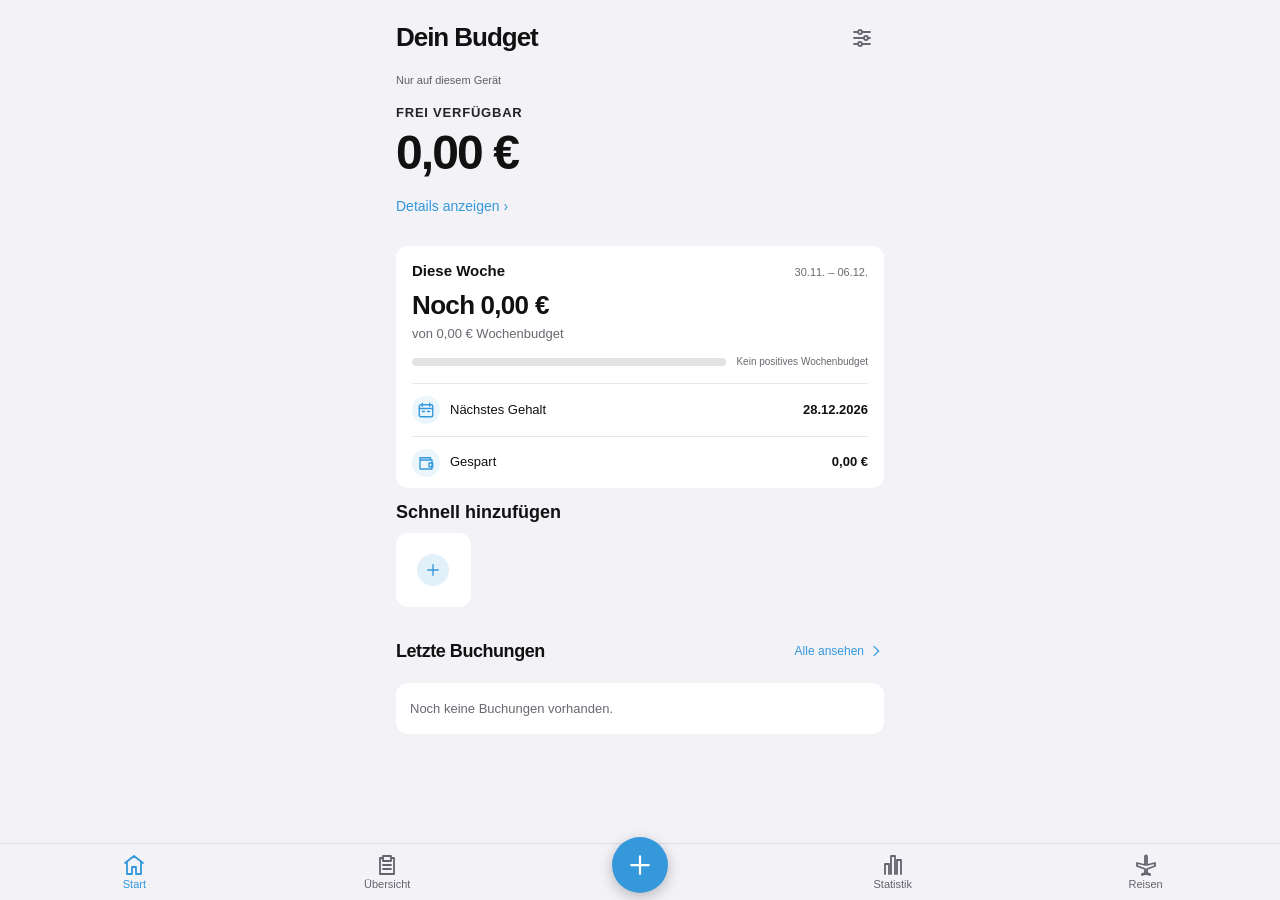
<file: index.html>
<!DOCTYPE html>
<html lang="de">

<head>
    <meta charset="UTF-8">
    <meta name="viewport" content="width=device-width, initial-scale=1.0, viewport-fit=cover">
    <meta name="theme-color" content="#000000">
    <meta name="app-version" content="main-startabstaende-v1">
    <meta name="apple-mobile-web-app-capable" content="yes">
    <meta name="apple-mobile-web-app-status-bar-style" content="black-translucent">
    <meta name="apple-mobile-web-app-title" content="Kostentracker">
    <meta name="mobile-web-app-capable" content="yes">
    <meta name="application-name" content="Kostentracker">
    <link rel="manifest" href="manifest.webmanifest">
    <link rel="preload" href="icon-192.png" as="image" fetchpriority="high">
    <link rel="preload" href="./js/app/ladebildschirm.js?v=main-startabstaende-v1" as="script">
    <link rel="apple-touch-icon" href="apple-touch-icon.png">
    <link rel="icon" type="image/png" sizes="192x192" href="icon-192.png">
    <link rel="icon" type="image/png" sizes="512x512" href="icon-512.png">

    <title>Kostentracker</title>

    <script src="./js/core/datensatz-format.js?v=main-startabstaende-v1" type="application/x-kostentracker"></script>
    <script src="./js/core/sicherungs-vergleich.js?v=main-startabstaende-v1" type="application/x-kostentracker"></script>
    <script src="./js/core/lokale-datenbank.js?v=main-startabstaende-v1" type="application/x-kostentracker"></script>
    <script src="./js/core/dienste.js?v=main-startabstaende-v1" type="application/x-kostentracker"></script>
    <script src="./js/ui/kategorien-editor.js?v=main-startabstaende-v1" type="application/x-kostentracker"></script>
<script src="./js/ui/fixkosten-neu.js?v=main-startabstaende-v1" type="application/x-kostentracker"></script>
    <script src="./js/ui/eingabeschutz.js?v=main-startabstaende-v1" type="application/x-kostentracker"></script>
    <script src="./js/app/design-start.js?v=main-startabstaende-v1" type="application/x-kostentracker"></script>

    <link rel="stylesheet" href="./css/app.css?v=main-startabstaende-v1" media="print" data-app-style onload="this.dataset.loaded='true'" onerror="this.dataset.failed='true'">

    <style id="bootSplashStyle">
      /* Paint the page canvas and safe-area background before app.css loads. */
      :root {--boot-canvas:#000;color-scheme:dark;}
      @media(prefers-color-scheme:light){:root:not([data-theme]) {--boot-canvas:#f2f2f7;color-scheme:light;}}
      :root[data-theme="light"] {--boot-canvas:#f2f2f7;color-scheme:light;}
      :root[data-theme="dark"] {--boot-canvas:#000;color-scheme:dark;}
      html,body {background:var(--bg,var(--boot-canvas));}
      body {margin:0;}

      .boot-splash {position:fixed;inset:0;z-index:30000;display:grid;place-items:center;background:#000;opacity:1;transition:opacity 280ms cubic-bezier(.4,0,.2,1);will-change:opacity;transform:translateZ(0);backface-visibility:hidden;}
      :root[data-theme="light"] .boot-splash {background:#f2f2f7;}
      .boot-splash-logo {position:absolute;left:50%;top:var(--boot-logo-center,50%);transform:translate(-50%,-50%);display:grid;place-items:center;width:104px;height:104px;opacity:0;will-change:opacity;transition:opacity 160ms ease-out;}
      .boot-splash-logo.boot-logo-visible {opacity:1;}
      .boot-covering body > :not(#bootSplash):not(script) {visibility:hidden;}
      .boot-splash-error {position:absolute;left:20px;right:20px;top:calc(var(--boot-logo-center,50%) + 84px);text-align:center;color:#fff;font:16px -apple-system,BlinkMacSystemFont,sans-serif;}
      :root[data-theme="light"] .boot-splash-error {color:#111;}
      .boot-splash-error button {padding:12px 20px;border:0;border-radius:12px;background:#3498db;color:#fff;font-size:16px;}
      .boot-splash img {display:block;width:104px;height:104px;object-fit:contain;border-radius:24px;}
      .boot-splash [hidden] {display:none;}
      .boot-splash-fallback {font-size:72px;line-height:1;}
      .boot-splash-leaving {opacity:0;pointer-events:none;}
      @media(prefers-reduced-motion:reduce){.boot-splash,.boot-splash-logo {transition:none;}}
    </style>
    <noscript><style>.boot-splash {display:none;}</style></noscript>
</head>

<body>
<div id="bootSplash" class="boot-splash" role="status" aria-label="Kostentracker wird geladen">
  <div id="bootSplashLogo" class="boot-splash-logo"><img id="bootSplashIcon" src="icon-192.png" alt="" width="104" height="104" decoding="async" fetchpriority="high" hidden><span id="bootSplashFallback" class="boot-splash-fallback" hidden aria-hidden="true">💸</span></div>
  <div id="bootSplashError" class="boot-splash-error" hidden><p>App konnte nicht gestartet werden.</p><button type="button" onclick="location.reload()">Erneut laden</button></div>
</div>
<script src="./js/app/ladebildschirm.js?v=main-startabstaende-v1"></script>


<svg class="alltag-symbols" xmlns="http://www.w3.org/2000/svg" aria-hidden="true"><defs><symbol id="alltag-back" viewBox="0 0 24 24"><path d="m15 18-6-6 6-6"/></symbol><symbol id="alltag-plus" viewBox="0 0 24 24"><path d="M12 5v14M5 12h14"/></symbol><symbol id="alltag-more" viewBox="0 0 24 24"><circle cx="5" cy="12" r="1"/><circle cx="12" cy="12" r="1"/><circle cx="19" cy="12" r="1"/></symbol><symbol id="alltag-chevron" viewBox="0 0 24 24"><path d="m9 5 7 7-7 7"/></symbol><symbol id="alltag-search" viewBox="0 0 24 24"><circle cx="10.5" cy="10.5" r="6.5"/><path d="m16 16 4.5 4.5"/></symbol><symbol id="alltag-archive" viewBox="0 0 24 24"><path d="M4 9h16v11H4zM3 4h18v5H3zM9 13h6"/></symbol><symbol id="alltag-delete" viewBox="0 0 24 24"><path d="M3 6h18M9 6V3h6v3M5 6l1 15h12l1-15M10 10v7M14 10v7"/></symbol><symbol id="alltag-cart" viewBox="0 0 24 24"><path d="M3 3h2l3 12h10l3-9H6M9 18h.01M18 18h.01"/><circle cx="9" cy="20" r="1"/><circle cx="18" cy="20" r="1"/></symbol><symbol id="alltag-fuel" viewBox="0 0 24 24"><path d="M4 21V4h9v17M3 21h12M4 10h9M16 5l3 3v10a2 2 0 0 1-4 0v-5h-2M17 6v4h3"/></symbol><symbol id="alltag-droplet" viewBox="0 0 24 24"><path d="M12 3s-7 8-7 12a7 7 0 0 0 14 0c0-4-7-12-7-12Z"/></symbol><symbol id="alltag-house" viewBox="0 0 24 24"><path d="m3 10 9-7 9 7M5 9v12h5v-7h4v7h5V9"/></symbol><symbol id="alltag-food" viewBox="0 0 24 24"><path d="M4 3v6a3 3 0 0 0 6 0V3M7 3v18M17 3c-3 3-3 8 0 9h3M20 3v18"/></symbol><symbol id="alltag-activity" viewBox="0 0 24 24"><circle cx="12" cy="12" r="9"/><circle cx="12" cy="12" r="5"/><circle cx="12" cy="12" r="1"/></symbol><symbol id="alltag-gift" viewBox="0 0 24 24"><path d="M3 8h18v5H3zM5 13v8h14v-8M12 8v13"/><path d="M12 8C4 8 5 1 9 3c2 1 3 5 3 5s1-4 3-5c4-2 5 5-3 5Z"/></symbol><symbol id="alltag-spark" viewBox="0 0 24 24"><path d="m12 3 2.5 6.5L21 12l-6.5 2.5L12 21l-2.5-6.5L3 12l6.5-2.5Z"/></symbol><symbol id="alltag-clipboard" viewBox="0 0 24 24"><path d="M8 5H5v16h14V5h-3M8 3h8v5H8zM8 12h8M8 16h8"/></symbol><symbol id="alltag-chart" viewBox="0 0 24 24"><path d="M4 21V11h4v10M10 21V3h4v18M16 21V7h4v14"/></symbol><symbol id="alltag-shield" viewBox="0 0 24 24"><path d="m12 3 8 3v6c0 5-8 9-8 9s-8-4-8-9V6z"/><path d="m8 12 3 3 5-6"/></symbol><symbol id="alltag-receipt" viewBox="0 0 24 24"><path d="M5 3h14v18l-3-2-4 2-4-2-3 2zM8 7h8M8 11h8M8 15h4"/></symbol><symbol id="alltag-wallet" viewBox="0 0 24 24"><path d="M20 8H4V5h14v3M4 8v12h16V8M16 12h5v5h-5z"/></symbol><symbol id="alltag-calendar" viewBox="0 0 24 24"><rect x="3" y="5" width="18" height="16" rx="2"/><path d="M7 3v4M17 3v4M3 10h18M7 14h3M14 14h3"/></symbol><symbol id="alltag-income" viewBox="0 0 24 24"><path d="M12 3v12m-5-5 5 5 5-5M4 16v5h16v-5"/></symbol><symbol id="alltag-plane" viewBox="0 0 24 24"><path d="m3 10 8 2V4c0-2 2-2 2 0v8l8-2v3l-8 3v4l3 1v1l-4-1-4 1v-1l3-1v-4l-8-3z"/></symbol><symbol id="alltag-edit" viewBox="0 0 24 24"><path d="m15 4 5 5M4 20l5-1L21 7l-5-5L4 14z"/></symbol><symbol id="alltag-move" viewBox="0 0 24 24"><path d="M4 18v-5a4 4 0 0 1 4-4h12m-5-5 5 5-5 5"/></symbol><symbol id="alltag-check" viewBox="0 0 24 24"><path d="m4 12 5 5L20 6"/></symbol><symbol id="alltag-close" viewBox="0 0 24 24"><path d="m5 5 14 14M19 5 5 19"/></symbol><symbol id="alltag-transport" viewBox="0 0 24 24"><rect x="5" y="3" width="14" height="16" rx="3"/><path d="M5 11h14M9 19l-2 3M15 19l2 3M9 15h.01M15 15h.01M12 3v8"/></symbol><symbol id="alltag-bed" viewBox="0 0 24 24"><path d="M3 21V7m18 14V7M3 17h18M3 12h18v5M6 12V5h12v7M6 8h5v4M13 8h5v4"/></symbol></defs></svg>
    <!-- ===================== HOME ===================== -->
    <div id="travelModeBar" class="travel-mode-bar hidden"><span><svg class="alltag-icon" aria-hidden="true"><use href="#alltag-plane"></use></svg>Reiseansicht</span><button type="button" onclick="setTravelMode(false)">Alltag anzeigen</button></div>
<div id="travelOverviewView" class="alltag-page category-design-page hidden"><div class="container app-shell"><div class="topbar"><button type="button" class="back-btn" onclick="goHome()" aria-label="Zurück"><svg class="alltag-icon" aria-hidden="true"><use href="#alltag-back"></use></svg></button><h2>Deine Reisen</h2></div><div id="travelOverviewCountries"></div></div></div>
<div id="home" class="home-dashboard">
        <div class="container app-shell">
            <div class="topbar">
                <h2>Dein Budget</h2>
                <button class="icon-btn" onclick="openSettings()" aria-label="Einstellungen"><svg class="alltag-icon" viewBox="0 0 24 24" aria-hidden="true" focusable="false"><path d="M4 6h4m4 0h8M4 12h10m4 0h2M4 18h4m4 0h8"/><circle cx="10" cy="6" r="2"/><circle cx="16" cy="12" r="2"/><circle cx="10" cy="18" r="2"/></svg></button>
            </div>

            <button id="homeSyncStatus" type="button" class="home-sync-status" onclick="openServerSettings()" aria-label="Synchronisierungsstatus – Anmeldung öffnen">Nur auf diesem Gerät</button>

            <button id="travelModeToggle" type="button" class="travel-mode-toggle hidden" onclick="setTravelMode(true)"><svg class="alltag-icon" aria-hidden="true"><use href="#alltag-plane"></use></svg>Reiseansicht einschalten</button>
            <div id="travelModeHome" class="hidden" aria-label="Reiseübersicht"></div>
            <div class="hero-card">
                <div class="hero-label">Frei verfügbar</div>
                <div id="homeBudgetVerfuegbar" class="hero-amount">0.00 €</div>
                <button id="freiDetailsToggle" class="link-button" onclick="toggleFreiDetails()">Details anzeigen ›</button>

                <div id="freiDetails" class="compact-details hidden">
                    <div class="calc-row"><span>Aktuelle Periode</span><span id="homePeriodDates">–</span></div>
                    <div class="calc-row"><span>Startgehalt</span><span id="homeBudgetStart">0.00 €</span></div>
                    <div class="calc-row"><span>Einnahmen</span><span id="homeBudgetEinnahmen">+0.00 €</span></div>
                    <div class="calc-row"><span>Fixkosten</span><span id="homeBudgetLaufend">0.00 €</span></div>
                    <div class="calc-row"><span>Versicherungen</span><span id="homeBudgetVers">0.00 €</span></div>
                    <div class="calc-row"><span>Geplante Ausgaben</span><span id="homeBudgetGeplant">0.00 €</span></div>
                    <div class="calc-row"><span>Investieren</span><span id="homeBudgetInvestieren">0.00 €</span></div>
                    <div class="calc-row"><span>Sparen vorgesehen</span><span id="homeBudgetSparenPlan">0.00 €</span></div>
                    <div class="calc-row"><span>Gespart aktuell</span><span id="homeBudgetGespart">0.00 €</span></div>
                    <div class="calc-row"><span>Haushalt bisher</span><span id="homeBudgetHaushalt">0.00 €</span></div>
                    <div class="calc-row"><span>Freizeit bisher</span><span id="homeBudgetFreizeit">0.00 €</span></div>
                    <div class="calc-row total"><span>Frei verfügbar</span><span id="homeBudgetVerfuegbarDetail">0.00 €</span></div>
                    <div class="calc-row"><span>Noch kommende Abbuchungen</span><span id="homeFaelligGesamt">0.00 €</span></div>
                    <div class="detail-note">Die kommenden Abbuchungen sind im frei verfügbaren Betrag bereits berücksichtigt.</div>
                </div>
            </div>


            <div id="homeActiveTrips" class="home-active-trips hidden" aria-label="Aktuelle Reisen"></div>

            <section class="home-week-panel" aria-label="Wochenbudget und Gehaltsinfos">
                <div class="week-summary-card" onclick="openWeekPreview()" role="button" tabindex="0" aria-label="Wochenbudget und Vorschau anzeigen" onkeydown="if(event.key==='Enter'||event.key===' '){event.preventDefault();openWeekPreview();}">
                    <div class="week-summary-head"><div class="week-summary-title">Diese Woche</div><div id="homeWeekDates" class="week-summary-dates">Montag – Sonntag</div></div>
                    <div class="home-week-balance"><span id="homeWeekPrefix">Noch</span> <strong id="homeWeekAmount" class="week-summary-amount">0,00 €</strong></div>
                    <div class="home-week-budget"><span id="homeWeekAllowance">von <span id="homeWeekBudgetStart">0,00 €</span> Wochenbudget</span><span id="homeWeekDeficitPeriod" class="hidden">Bis zum nächsten Gehalt</span></div>
                    <div id="homeWeekProgressRow" class="home-week-progress-row"><div id="homeWeekProgress" class="home-week-progress" role="progressbar" aria-label="Ausgegebenes Wochenbudget" aria-valuemin="0" aria-valuemax="100" aria-valuenow="0"><span id="homeWeekProgressFill"></span></div><span id="homeWeekProgressLabel">0 % ausgegeben</span></div>
                </div>
                <div class="home-salary-info">
                    <div class="salary-row"><span class="home-fact-icon"><svg class="alltag-icon" viewBox="0 0 24 24" aria-hidden="true" focusable="false"><use href="#alltag-calendar"></use></svg></span><span>Nächstes Gehalt</span><strong id="homeNextSalary">–</strong></div>
                    <div class="salary-row"><span class="home-fact-icon"><svg class="alltag-icon" viewBox="0 0 24 24" aria-hidden="true" focusable="false"><use href="#alltag-wallet"></use></svg></span><span>Gespart</span><strong id="homeGespart">0,00 €</strong></div>
                </div>
            </section>
            <div id="homeWarnings" class="hidden"></div>

            <section class="home-quick-favorites" aria-labelledby="homeQuickFavoritesTitle">
                <h3 id="homeQuickFavoritesTitle">Schnell hinzufügen</h3>
                <div class="home-quick-favorite-grid">
                    <div id="homeQuickFavoriteTiles" class="home-quick-favorite-tiles"></div>
                    <button type="button" class="home-quick-favorite" onclick="openHomeQuickFavoritePicker()" aria-label="Schnellzugriff hinzufügen"><span class="quick-choice-icon"><svg class="alltag-icon" aria-hidden="true"><use href="#alltag-plus"></use></svg></span></button>
                </div>
            </section>
            <section class="home-recent" aria-labelledby="homeRecentTitle">
                <div class="home-recent-heading"><h3 id="homeRecentTitle">Letzte Buchungen</h3><button id="homeAllBookings" type="button" onclick="openGlobalArchiv()">Alle ansehen <svg class="alltag-icon" viewBox="0 0 24 24" aria-hidden="true" focusable="false"><use href="#alltag-chevron"></use></svg></button></div>
                <div id="homeRecentBookings" class="home-recent-list"></div>
            </section>
        </div>

    </div>

    <!-- ===================== ÜBERSICHT ===================== -->
    <div id="uebersichtView" class="hidden">
        <div class="container app-shell">
            <div class="topbar">
                <button class="back-btn" onclick="goHome()" aria-label="Zurück"><svg class="alltag-icon" viewBox="0 0 24 24" aria-hidden="true" focusable="false"><use href="#alltag-back"></use></svg></button>
                <h2 style="flex:1;">Übersicht</h2>
                <button class="icon-btn" onclick="openSettings()" aria-label="Einstellungen"><svg class="alltag-icon" viewBox="0 0 24 24" aria-hidden="true" focusable="false"><path d="M4 6h4m4 0h8M4 12h10m4 0h2M4 18h4m4 0h8"/><circle cx="10" cy="6" r="2"/><circle cx="16" cy="12" r="2"/><circle cx="10" cy="18" r="2"/></svg></button>
            </div>

            <div class="section-label">Mein Budget</div>
            <div class="overview-card" role="button" tabindex="0" onkeydown="if(event.key==='Enter'||event.key===' '){event.preventDefault();this.click();}" onclick="openHaushalt()"><span class="overview-category-icon"><svg class="alltag-icon" viewBox="0 0 24 24" aria-hidden="true" focusable="false"><use href="#alltag-cart"></use></svg></span><div class="overview-card-main">
                <div class="overview-card-top"><span class="overview-card-title">Haushalt</span><strong id="overviewHaushalt">0.00 €</strong></div>
                <div class="overview-card-sub">Ausgaben im aktuellen Gehaltszeitraum</div></div>
            </div>
            <div class="overview-card" role="button" tabindex="0" onkeydown="if(event.key==='Enter'||event.key===' '){event.preventDefault();this.click();}" onclick="openFreizeit()"><span class="overview-category-icon"><svg class="alltag-icon" viewBox="0 0 24 24" aria-hidden="true" focusable="false"><use href="#alltag-activity"></use></svg></span><div class="overview-card-main">
                <div class="overview-card-top"><span class="overview-card-title">Freizeit</span><strong id="overviewFreizeit">0.00 €</strong></div>
                <div class="overview-card-sub">Ausgehen, Restaurant, Kino und Unternehmungen</div></div>
            </div>
            <div class="overview-card" role="button" tabindex="0" onkeydown="if(event.key==='Enter'||event.key===' '){event.preventDefault();this.click();}" onclick="openKosten()"><span class="overview-category-icon"><svg class="alltag-icon" viewBox="0 0 24 24" aria-hidden="true" focusable="false"><use href="#alltag-receipt"></use></svg></span><div class="overview-card-main">
                <div class="overview-card-top"><span class="overview-card-title">Fixkosten</span><strong id="overviewFixkosten">0.00 €</strong></div>
                <div class="overview-card-sub">Fest eingeplante Kosten im Gehaltszeitraum</div></div>
            </div>
            <div class="overview-card" role="button" tabindex="0" onkeydown="if(event.key==='Enter'||event.key===' '){event.preventDefault();this.click();}" onclick="openVersicherungen()"><span class="overview-category-icon"><svg class="alltag-icon" viewBox="0 0 24 24" aria-hidden="true" focusable="false"><use href="#alltag-shield"></use></svg></span><div class="overview-card-main">
                <div class="overview-card-top"><span class="overview-card-title">Versicherungen</span><strong id="overviewVersicherungen">0.00 €</strong></div>
                <div class="overview-card-sub">Fällige Versicherungen im Gehaltszeitraum</div></div>
            </div>
            <div class="overview-card" role="button" tabindex="0" onkeydown="if(event.key==='Enter'||event.key===' '){event.preventDefault();this.click();}" onclick="openEinnahmen()"><span class="overview-category-icon"><svg class="alltag-icon" viewBox="0 0 24 24" aria-hidden="true" focusable="false"><use href="#alltag-income"></use></svg></span><div class="overview-card-main">
                <div class="overview-card-top"><span class="overview-card-title">Einnahmen</span><strong id="overviewEinnahmen">+0.00 €</strong></div>
                <div class="overview-card-sub">Zusätzliche Geldeingänge im Gehaltszeitraum</div></div>
            </div>
            <div class="overview-card" role="button" tabindex="0" onkeydown="if(event.key==='Enter'||event.key===' '){event.preventDefault();this.click();}" onclick="openGeplanteAusgaben()"><span class="overview-category-icon"><svg class="alltag-icon" viewBox="0 0 24 24" aria-hidden="true" focusable="false"><use href="#alltag-calendar"></use></svg></span><div class="overview-card-main">
                <div class="overview-card-top"><span class="overview-card-title">Geplante Ausgaben</span><strong id="overviewGeplant">0.00 €</strong></div>
                <div class="overview-card-sub">Für den aktuellen Gehaltszeitraum reserviert</div></div>
            </div>
            <div class="overview-card" role="button" tabindex="0" onkeydown="if(event.key==='Enter'||event.key===' '){event.preventDefault();this.click();}" onclick="openSparenInvestieren()"><span class="overview-category-icon"><svg class="alltag-icon" viewBox="0 0 24 24" aria-hidden="true" focusable="false"><use href="#alltag-wallet"></use></svg></span><div class="overview-card-main">
                <div class="overview-card-top"><span class="overview-card-title">Sparen & Investieren</span><strong id="overviewSparenInvestieren">0.00 €</strong></div>
                <div id="overviewSparenInvestierenSub" class="overview-card-sub">Investieren geschützt · Rücklage als Sparpuffer</div></div>
            </div>

        </div>
    </div>

    <!-- ===================== STATISTIK ===================== -->
    <div id="statistikView" class="settings-subpage hidden">
        <div class="container">
            <div class="topbar">
                <h2>Statistik</h2>
                <button class="icon-btn" onclick="openSettings()" aria-label="Einstellungen"><svg class="alltag-icon" aria-hidden="true" viewBox="0 0 24 24"><path d="M4 6h4m4 0h8M4 12h10m4 0h2M4 18h4m4 0h8"/><circle cx="10" cy="6" r="2"/><circle cx="16" cy="12" r="2"/><circle cx="10" cy="18" r="2"/></svg></button>
            </div>
            <div class="stat-mode" role="group" aria-label="Ansicht">
                <button id="statsOverviewButton" type="button" onclick="updateStatistik('overview')" aria-pressed="true">Übersicht</button>
                <button id="statsTrendButton" type="button" onclick="updateStatistik('trend')" aria-pressed="false">Trend</button>
            </div>
            <section id="statsOverview">
                <div class="stat-period">
                    <button id="statsPrevious" type="button" onclick="updateStatistik('previous')" aria-label="Vorheriger Gehaltszeitraum">‹</button>
                    <div><strong id="statsPeriod" aria-live="polite"></strong><small id="statsPeriodStatus"></small></div>
                    <button id="statsNext" type="button" onclick="updateStatistik('next')" aria-label="Nächster Gehaltszeitraum">›</button>
                </div>
                <div id="statsSummary" class="stat-card"></div>
                <div id="statsPlanned" class="stat-card"></div>
                <button id="statsCompareButton" type="button" onclick="updateStatistik('compare')" class="stat-outline">Zeitraum vergleichen</button>
            </section>
            <section id="statsTrend" hidden>
                <label class="stat-field" for="statsMetric">Kennzahl</label>
                <select id="statsMetric" onchange="updateStatistik('metric', this.value)"></select>
                <p class="stat-note">Alle Gehaltszeiträume</p>
                <div class="stat-card">
                    <p id="statsPoint" class="stat-point" aria-live="polite"></p>
                    <div id="statsChart" class="stat-chart" data-horizontal-scroll></div>
                </div>
            </section>
            <section id="statsComparison" aria-labelledby="statsCompareTitle" hidden>
                <div class="stat-compare-head"><button id="statsCompareBack" type="button" onclick="updateStatistik('back')" aria-label="Zurück zur Statistik-Übersicht">‹</button><h3 id="statsCompareTitle" tabindex="-1">Zeiträume vergleichen</h3></div>
                <div class="stat-card stat-selectors">
                    <label class="stat-field" for="statsFirst">Zeitraum 1</label>
                    <select id="statsFirst" onchange="updateStatistik('first', this.value)"></select>
                    <label class="stat-field" for="statsSecond">Zeitraum 2</label>
                    <select id="statsSecond" onchange="updateStatistik('second', this.value)"></select>
                </div>
                <p id="statsCompareNote" class="stat-note" hidden>Der laufende Zeitraum zeigt Buchungen bis heute.</p>
                <div id="statsComparisonResult"></div>
            </section>
        </div>
    </div>

    <!-- ===================== EINSTELLUNGEN ===================== -->
    <div id="settingsView" class="hidden">
        <div class="container">
            <div class="topbar">
                <button class="back-btn" onclick="goHome()" aria-label="Zurück"><svg class="alltag-icon" viewBox="0 0 24 24" aria-hidden="true" focusable="false"><use href="#alltag-back"></use></svg></button>
                <h2 style="flex:1;">Einstellungen</h2>
            <button class="page-info-button" type="button" onclick="openPageInfo('settingsView')" aria-label="Informationen zu Einstellungen">ⓘ</button>
            </div>

            <div class="settings-section-head">Allgemein</div>
            <div class="settings-menu">
                <button id="appUpdateCheckButton" class="settings-menu-item" type="button" onclick="checkAppUpdate(true)">
                    <span class="settings-menu-icon"><svg class="alltag-icon" viewBox="0 0 24 24" aria-hidden="true" focusable="false"><path d="M20 8a8 8 0 1 0 0 8M20 3v5h-5"/></svg></span><span class="settings-menu-main"><span class="settings-menu-title">App aktualisieren</span><span class="settings-menu-sub">Automatisch prüfen und sicher neu laden</span></span><span class="settings-menu-chevron"><svg class="alltag-icon" viewBox="0 0 24 24" aria-hidden="true" focusable="false"><use href="#alltag-chevron"></use></svg></span>
                </button>
                <div id="appUpdateStatus" class="settings-note" role="status" aria-live="polite"></div>

                <button class="settings-menu-item" type="button" onclick="openSettingsBudget()">
                    <span class="settings-menu-icon"><svg class="alltag-icon" viewBox="0 0 24 24" aria-hidden="true" focusable="false"><use href="#alltag-wallet"></use></svg></span>
                    <span class="settings-menu-main"><span class="settings-menu-title">Budget & Gehalt</span><span class="settings-menu-sub">Aktuelles und nächstes Gehalt, Gehaltstag</span></span>
                    <span class="settings-menu-chevron"><svg class="alltag-icon" viewBox="0 0 24 24" aria-hidden="true" focusable="false"><use href="#alltag-chevron"></use></svg></span>
                </button>
                <button class="settings-menu-item" type="button" onclick="openSettingsQuickAdd()">
                    <span class="settings-menu-icon"><svg class="alltag-icon" viewBox="0 0 24 24" aria-hidden="true" focusable="false"><path d="m13 2-9 12h7l-1 8 10-13h-8z"/></svg></span>
                    <span class="settings-menu-main"><span class="settings-menu-title">Schnelleingabe</span><span class="settings-menu-sub">Bereiche auswählen und Reihenfolge anpassen</span></span>
                    <span class="settings-menu-chevron"><svg class="alltag-icon" viewBox="0 0 24 24" aria-hidden="true" focusable="false"><use href="#alltag-chevron"></use></svg></span>
                </button>
                <button class="settings-menu-item" type="button" onclick="openSettingsWarnings()">
                    <span class="settings-menu-icon"><svg class="alltag-icon" viewBox="0 0 24 24" aria-hidden="true" focusable="false"><path d="M5 17h14l-2-3V9a5 5 0 0 0-10 0v5zM10 21h4M12 2v2"/></svg></span>
                    <span class="settings-menu-main"><span class="settings-menu-title">Erinnerung</span><span class="settings-menu-sub">Große Ausgaben und Hinweise auf der Startseite</span></span>
                    <span class="settings-menu-chevron"><svg class="alltag-icon" viewBox="0 0 24 24" aria-hidden="true" focusable="false"><use href="#alltag-chevron"></use></svg></span>
                </button>
                <button class="settings-menu-item" type="button" onclick="openMerchantSettings()">
                    <span class="settings-menu-icon"><svg class="alltag-icon" viewBox="0 0 24 24" aria-hidden="true" focusable="false"><path d="M3 3h8l10 10-8 8L3 11z"/><circle cx="7" cy="7" r="1"/></svg></span>
                    <span class="settings-menu-main"><span class="settings-menu-title">Händlerzuordnung</span><span class="settings-menu-sub">Automatische Kategorien und eigene Zuordnungen</span></span>
                    <span class="settings-menu-chevron"><svg class="alltag-icon" viewBox="0 0 24 24" aria-hidden="true" focusable="false"><use href="#alltag-chevron"></use></svg></span>
                </button>
                <button class="settings-menu-item" type="button" onclick="openSettingsDesign()">
                    <span class="settings-menu-icon"><svg class="alltag-icon" viewBox="0 0 24 24" aria-hidden="true" focusable="false"><path d="M12 3a9 9 0 1 0 0 18h1a2 2 0 0 0 1-4c-1-1 0-2 1-2h2a4 4 0 0 0 4-4c0-5-4-8-9-8Z"/><path d="M7 9h.01M11 6h.01M16 8h.01M6 13h.01"/></svg></span>
                    <span class="settings-menu-main"><span class="settings-menu-title">Design</span><span id="settingsDesignMenuSub" class="settings-menu-sub">Systemeinstellung verwenden</span></span>
                    <span class="settings-menu-chevron"><svg class="alltag-icon" viewBox="0 0 24 24" aria-hidden="true" focusable="false"><use href="#alltag-chevron"></use></svg></span>
                </button>
                <button class="settings-menu-item" type="button" onclick="openSettingsGestures()">
                    <span class="settings-menu-icon"><svg class="alltag-icon" viewBox="0 0 24 24" aria-hidden="true" focusable="false"><path d="M9 12V5a2 2 0 0 1 4 0v6l2-1 5 3v3c0 4-3 6-6 6-2 0-4-1-5-3l-4-5a2 2 0 0 1 3-2l1 1"/></svg></span>
                    <span class="settings-menu-main"><span class="settings-menu-title">Gesten</span><span id="settingsGesturesMenuSub" class="settings-menu-sub">Rechts-Swipe: Aus</span></span>
                    <span class="settings-menu-chevron"><svg class="alltag-icon" viewBox="0 0 24 24" aria-hidden="true" focusable="false"><use href="#alltag-chevron"></use></svg></span>
                </button>
            </div>

            <div class="settings-section-head" style="margin-top:22px;">Daten</div>
            <div class="settings-menu">
                <button class="settings-menu-item" type="button" onclick="openGlobalArchiv()">
                    <span class="settings-menu-icon"><svg class="alltag-icon" viewBox="0 0 24 24" aria-hidden="true" focusable="false"><use href="#alltag-archive"></use></svg></span>
                    <span class="settings-menu-main"><span class="settings-menu-title">Archiv</span><span class="settings-menu-sub">Alle gespeicherten Einträge durchsuchen und exportieren</span></span>
                    <span class="settings-menu-chevron"><svg class="alltag-icon" viewBox="0 0 24 24" aria-hidden="true" focusable="false"><use href="#alltag-chevron"></use></svg></span>
                </button>
                <button class="settings-menu-item" type="button" onclick="openServerSettings()">
                    <span class="settings-menu-icon"><svg class="alltag-icon" viewBox="0 0 24 24" aria-hidden="true" focusable="false"><rect x="3" y="5" width="18" height="14" rx="2"/><path d="M7 9h4M7 13h2m5-4 3 3-3 3M12 12h5"/></svg></span>
                    <span class="settings-menu-main"><span class="settings-menu-title">Server &amp; Synchronisierung</span><span class="settings-menu-sub">Zugang, Verbindung und Benachrichtigungen</span></span>
                    <span class="settings-menu-chevron"><svg class="alltag-icon" viewBox="0 0 24 24" aria-hidden="true" focusable="false"><use href="#alltag-chevron"></use></svg></span>
                </button>
                <button class="settings-menu-item" type="button" onclick="openSettingsBackup()">
                    <span class="settings-menu-icon"><svg class="alltag-icon" viewBox="0 0 24 24" aria-hidden="true" focusable="false"><path d="M4 3h13l4 4v14H3V3zM7 3v6h10V3M7 21v-8h10v8M14 5v2"/></svg></span>
                    <span class="settings-menu-main"><span class="settings-menu-title">Daten &amp; Sicherung</span><span class="settings-menu-sub">Sicherungsstände und Backup-Dateien</span></span>
                    <span class="settings-menu-chevron"><svg class="alltag-icon" viewBox="0 0 24 24" aria-hidden="true" focusable="false"><use href="#alltag-chevron"></use></svg></span>
                </button>
            </div>
        </div>
    </div>

    <div id="serverSettingsView" class="settings-subpage hidden">
        <div class="container">
            <div class="topbar">
                <button class="back-btn" onclick="openSettings()" aria-label="Zurück"><svg class="alltag-icon" viewBox="0 0 24 24" aria-hidden="true" focusable="false"><use href="#alltag-back"></use></svg></button>
                <h2 style="flex:1;">Server &amp; Synchronisierung</h2>
            <button class="page-info-button" type="button" onclick="openPageInfo('serverSettingsView')" aria-label="Informationen zu Server &amp; Synchronisierung">ⓘ</button>
            </div>
            <div class="settings-page-card">
                <h3>Dein persönlicher Zugang</h3>
                
                <label for="testServerToken">Persönlicher Zugangscode</label>
                <input id="testServerToken" oninput="updateServerLoginControls()" type="password" autocomplete="off" autocapitalize="none" spellcheck="false" placeholder="Persönlichen Zugangscode einfügen">
                <button class="settings-secondary" id="testServerReveal" onclick="toggleTestServerCode()" style="background:#3a3a3c;">Code anzeigen</button>
                <button id="serverLoginButton" onclick="syncTestServer(true)">Anmelden</button>
                <div id="serverAccountActions" class="hidden">
                <button onclick="activateTestServerPush()"><svg class="alltag-icon" viewBox="0 0 24 24" aria-hidden="true" focusable="false"><use href="#alltag-check"></use></svg>Benachrichtigungen aktivieren</button>
                <div id="serverNotificationStatus" class="settings-note" style="margin:12px 0;"></div>
                </div>
                <div id="testServerStatus" class="server-login-status" role="status" aria-live="polite" style="margin-top:16px;">Noch nicht angemeldet.</div>
            </div>

            <section id="serverRestoreNotice" class="server-restore-notice hidden" aria-labelledby="serverRestoreNoticeTitle">
                <h3 id="serverRestoreNoticeTitle">Deine gespeicherten Daten sind da</h3>
                <p>Stelle deine bisherigen Einträge wieder her, um neue Zahlungen zu übernehmen.</p>
                <button type="button" onclick="openSettingsBackup()">Daten &amp; Sicherung öffnen</button>
            </section>
        </div>
    </div>

    <!-- ===================== EINSTELLUNGEN: BUDGET & GEHALT ===================== -->
    <div id="settingsBudgetView" class="settings-subpage hidden">
        <div class="container">
            <div class="topbar">
                <button class="back-btn" onclick="openSettings()" aria-label="Zurück"><svg class="alltag-icon" viewBox="0 0 24 24" aria-hidden="true" focusable="false"><use href="#alltag-back"></use></svg></button>
                <h2 style="flex:1;">Budget & Gehalt</h2>
            <button class="page-info-button" type="button" onclick="openPageInfo('settingsBudgetView')" aria-label="Informationen zu Budget & Gehalt">ⓘ</button>
            </div>
            <div class="settings-page-card">
                <label for="startgehaltInput">Startgehalt / Startbudget</label>
                <input id="startgehaltInput" type="text" inputmode="decimal" min="0" step="0.01" placeholder="z. B. 2500">
                <button onclick="saveStartgehalt()">Startgehalt speichern</button>
                
            </div>
            <div class="settings-page-card">
                <h3>Nächstes Gehalt</h3>
                
                <div class="date-range">
                    <div class="date-field">
                        <label for="nextSalaryDateInput">Erwartetes Datum</label>
                        <input id="nextSalaryDateInput" type="date">
                    </div>
                    <div class="date-field">
                        <label for="nextSalaryAmountInput">Betrag</label>
                        <input id="nextSalaryAmountInput" type="text" inputmode="decimal" placeholder="z. B. 2750">
                    </div>
                </div>
                <button onclick="saveNextSalaryPlan()">Nächstes Gehalt speichern</button>
                <button class="settings-secondary" onclick="clearNextSalaryPlan()" style="background:#3a3a3c;">Angaben löschen</button>
                <div id="nextSalarySettingsStatus" class="settings-note" style="margin-top:8px;"></div>
            </div>
            <div class="settings-page-card">
                <label for="gehaltstagInput">Regulärer Gehaltstag</label>
                <input id="gehaltstagInput" type="number" min="1" max="31" value="26">
                <button onclick="saveGehaltstag()">Gehaltstag speichern</button>
                
            </div>
        </div>
    </div>

    <div id="settingsMerchantView" class="settings-subpage hidden">
      <div class="container">
        <div class="topbar"><button class="back-btn" type="button" onclick="openSettings()" aria-label="Zurück"><svg class="alltag-icon" viewBox="0 0 24 24" aria-hidden="true" focusable="false"><use href="#alltag-back"></use></svg></button><h2 style="flex:1;">Händlerzuordnung</h2><button class="page-info-button" type="button" onclick="openPageInfo('settingsMerchantView')" aria-label="Informationen zur Händlerzuordnung">ⓘ</button></div>
        <div class="settings-page-card">
          <h3>Zuordnung hinzufügen</h3>
          <label for="merchantRuleName">Händlername</label><input id="merchantRuleName" maxlength="200" placeholder="z. B. Little Tokyo" autocomplete="off">
          <label for="merchantRuleArea">Bereich</label><select id="merchantRuleArea" onchange="updateMerchantRuleCategories()"><option value="">Bereich auswählen</option><option value="Haushalt">Haushalt</option><option value="Freizeit">Freizeit</option></select>
          <label for="merchantRuleCategory">Kategorie</label><select id="merchantRuleCategory"><option value="">Kategorie auswählen</option></select>
          <button id="merchantRuleSave" type="button" onclick="saveMerchantRule()">Zuordnung speichern</button><div id="merchantRuleStatus" class="settings-note" role="status" aria-live="polite"></div>
        </div>
        <div class="settings-page-card"><h3>Eigene Zuordnungen</h3><div id="merchantRuleList"></div></div>
        <div class="settings-page-card"><details><summary>Automatisch erkannte Händler</summary><div id="merchantBuiltinList"></div></details></div>
      </div>
    </div>

    <!-- ===================== EINSTELLUNGEN: SCHNELLEINGABE ===================== -->
    <div id="settingsQuickAddView" class="settings-subpage hidden">
        <div class="container">
            <div class="topbar">
                <button class="back-btn" onclick="openSettings()" aria-label="Zurück"><svg class="alltag-icon" viewBox="0 0 24 24" aria-hidden="true" focusable="false"><use href="#alltag-back"></use></svg></button>
                <h2 style="flex:1;">Schnelleingabe</h2>
            <button class="page-info-button" type="button" onclick="openPageInfo('settingsQuickAddView')" aria-label="Informationen zu Schnelleingabe">ⓘ</button>
            </div>
            <div class="settings-page-card">
                
                <h3>Bereiche & Reihenfolge</h3>
                <div id="quickAddSettingsList" class="quick-fav-list"></div>
            </div>
            <div class="settings-page-card">
                <h3>Startseiten-Favoriten</h3>
                <div id="homeQuickFavoriteSettings" class="quick-fav-list"></div>
                <button type="button" class="settings-secondary" onclick="openHomeQuickFavoritePicker()">Schnellzugriff hinzufügen</button>
            </div>
            <div class="settings-page-card">
                <h3>Schnellbeträge</h3>
                
                <div class="quick-amount-settings-grid">
                    <input id="quickAmount1" type="text" inputmode="decimal" aria-label="Schnellbetrag 1">
                    <input id="quickAmount2" type="text" inputmode="decimal" aria-label="Schnellbetrag 2">
                    <input id="quickAmount3" type="text" inputmode="decimal" aria-label="Schnellbetrag 3">
                    <input id="quickAmount4" type="text" inputmode="decimal" aria-label="Schnellbetrag 4">
                </div>
                <button onclick="saveQuickAmounts()">Schnellbeträge speichern</button>
            </div>
        </div>
    </div>

    <!-- ===================== EINSTELLUNGEN: WARNUNGEN ===================== -->
    <div id="settingsWarningsView" class="settings-subpage hidden">
        <div class="container">
            <div class="topbar">
                <button class="back-btn" onclick="openSettings()" aria-label="Zurück"><svg class="alltag-icon" viewBox="0 0 24 24" aria-hidden="true" focusable="false"><use href="#alltag-back"></use></svg></button>
                <h2 style="flex:1;">Erinnerung</h2>
            <button class="page-info-button" type="button" onclick="openPageInfo('settingsWarningsView')" aria-label="Informationen zu Erinnerung">ⓘ</button>
            </div>
            <div class="settings-page-card">
                <div class="settings-switch-row">
                    <span class="switch-label">Automatische Erinnerung</span>
                    <button id="warnungenAktiv" type="button" class="settings-switch-button" role="switch" aria-checked="true" onclick="toggleWarnungenAktiv()" aria-label="Automatische Erinnerung an oder aus">
                        <span class="ios-switch on" aria-hidden="true"></span>
                    </button>
                </div>
                <div id="warnGlobalFields">
                    <div class="warning-settings-grid">
                        <div><label for="warnSchwelle">Ab Betrag</label><input id="warnSchwelle" type="text" inputmode="decimal" placeholder="100"></div>
                        <div><label for="warnTage">Erinnerungszeit (Tage)</label><input id="warnTage" type="number" min="0" max="365" placeholder="14"></div>
                    </div>
                    
                    <div style="font-weight:700;margin-top:16px;">Automatisch berücksichtigen</div>
                    <div id="warnKategorieGrid" class="warning-cat-grid"></div>
                    <button onclick="saveWarnSettings()" style="margin-top:14px;">Erinnerung speichern</button>
                </div>
            </div>
        </div>
    </div>

    <!-- ===================== EINSTELLUNGEN: GESTEN ===================== -->
    <div id="settingsGesturesView" class="settings-subpage hidden">
        <div class="container">
            <div class="topbar">
                <button class="back-btn" onclick="openSettings()" aria-label="Zurück"><svg class="alltag-icon" viewBox="0 0 24 24" aria-hidden="true" focusable="false"><use href="#alltag-back"></use></svg></button>
                <h2 style="flex:1;">Gesten</h2>
            <button class="page-info-button" type="button" onclick="openPageInfo('settingsGesturesView')" aria-label="Informationen zu Gesten">ⓘ</button>
            </div>
            <div class="settings-page-card">
                <label for="rightSwipeAction">Nach rechts wischen</label>
                <select id="rightSwipeAction" onchange="setRightSwipeAction(this.value)">
                    <option value="aus">Aus</option>
                    <option value="erneut">⧉ Kopieren</option>
                    <option value="ausblenden">👁️‍🗨️ Ausblenden</option>
                    <option value="bearbeiten">✏️ Bearbeiten</option>
                    <option value="verschieben">↪️ Verschieben</option>
                </select>
                
            </div>
            <div class="settings-page-card">
                <h3>Ausgeblendete Einträge</h3>
                
                <button class="settings-secondary" type="button" onclick="openHiddenArchive()" style="background:#3a3a3c;"><svg class="alltag-icon" viewBox="0 0 24 24" aria-hidden="true" focusable="false"><use href="#alltag-archive"></use></svg>Ausgeblendete verwalten</button>
            </div>
        </div>
    </div>

    <!-- ===================== EINSTELLUNGEN: DESIGN ===================== -->
    <div id="settingsDesignView" class="settings-subpage hidden">
        <div class="container">
            <div class="topbar">
                <button class="back-btn" onclick="openSettings()" aria-label="Zurück"><svg class="alltag-icon" viewBox="0 0 24 24" aria-hidden="true" focusable="false"><use href="#alltag-back"></use></svg></button>
                <h2 style="flex:1;">Design</h2>
            <button class="page-info-button" type="button" onclick="openPageInfo('settingsDesignView')" aria-label="Informationen zu Design">ⓘ</button>
            </div>
            <div class="settings-page-card">
                
                <div class="design-choice-list">
                    <button type="button" class="design-choice" data-design-mode="system" onclick="setDesignMode('system')">
                        <span class="design-choice-main"><span class="design-choice-title">Automatisch</span><span class="design-choice-sub">Folgt der Systemeinstellung</span></span><span class="design-choice-check"></span>
                    </button>
                    <button type="button" class="design-choice" data-design-mode="dunkel" onclick="setDesignMode('dunkel')">
                        <span class="design-choice-main"><span class="design-choice-title">Dunkel</span><span class="design-choice-sub">Immer dunkles Erscheinungsbild</span></span><span class="design-choice-check"></span>
                    </button>
                    <button type="button" class="design-choice" data-design-mode="hell" onclick="setDesignMode('hell')">
                        <span class="design-choice-main"><span class="design-choice-title">Hell</span><span class="design-choice-sub">Immer helles Erscheinungsbild</span></span><span class="design-choice-check"></span>
                    </button>
                </div>
            </div>
            <div class="settings-page-card">
                <h3>Button-, Schalter- & Hakenfarben</h3>
                
                <div class="action-color-grid">
                    <div class="action-color-row"><span>Alle Buttons, Schalter & Haken</span><input id="actionColorCommon" type="color" value="#3498db" aria-label="Alle Buttons, Schalter und Haken färben" oninput="previewCommonActionColor(this.value)"></div>
                    <div class="action-color-row"><span>＋ Hinzufügen / Speichern</span><input id="actionColorAdd" type="color" value="#3498db" aria-label="Farbe für Hinzufügen und Speichern" oninput="previewActionColor('hinzufuegen',this.value)"></div>
                    <div class="action-color-row"><span>✏️ Bearbeiten</span><input id="actionColorEdit" type="color" value="#3498db" aria-label="Farbe für Bearbeiten" oninput="previewActionColor('bearbeiten',this.value)"></div>
                    <div class="action-color-row"><span>↪️ Verschieben</span><input id="actionColorMove" type="color" value="#3498db" aria-label="Farbe für Verschieben" oninput="previewActionColor('verschieben',this.value)"></div>
                    <div class="action-color-row"><span>◉ Schalter & Haken</span><input id="actionColorSwitch" type="color" value="#3498db" aria-label="Farbe für Schalter und Haken" oninput="previewActionColor('schalter',this.value)"></div>
                </div>
                
                <div class="action-color-save-row">
                    <button type="button" class="action-color-save-btn" onclick="saveActionColorsFromInputs()">Farben speichern</button>
                    <button type="button" class="accent-reset-btn" onclick="resetActionColors()">Standardfarbe zurücksetzen</button>
                </div>
                <div id="actionColorStatus" class="action-color-status"></div>
            </div>
        </div>
    </div>

    <!-- ===================== EINSTELLUNGEN: BACKUP ===================== -->
    <div id="settingsBackupView" class="settings-subpage hidden">
        <div class="container">
            <div class="topbar">
                <button class="back-btn" onclick="openSettings()" aria-label="Zurück"><svg class="alltag-icon" viewBox="0 0 24 24" aria-hidden="true" focusable="false"><use href="#alltag-back"></use></svg></button>
                <h2 style="flex:1;">Daten &amp; Sicherung</h2>
            <button class="page-info-button" type="button" onclick="openPageInfo('settingsBackupView')" aria-label="Informationen zu Daten &amp; Sicherung">ⓘ</button>
            </div>
            <div class="settings-page-card" id="storageV2Card">
                <h3>Sicherungsstände</h3>
                <p id="storageV2Status" class="settings-note" aria-live="polite"></p>
                <p class="settings-note">Buchungen werden auf diesem Gerät gespeichert und bei Verbindung einzeln abgeglichen. Die letzten 14 Server-Sicherungsstände bleiben verfügbar.</p>
                <button id="storageV2Create" type="button" onclick="createServerBackup()">Zusätzlichen Sicherungsstand erstellen</button>
                <button type="button" class="settings-secondary" id="storageV2HistoryToggle" aria-expanded="false" aria-controls="storageV2Backups" onclick="renderServerBackupHistory()">Sicherungsstände anzeigen</button>
                <div id="storageV2Backups" hidden></div>
                <p id="storageV2ActionStatus" class="settings-note" role="status" aria-live="polite"></p>
                <div id="storageV2LoginNotice" class="hidden"><p class="settings-note">Für Sicherungsstände auf dem Server bitte deinen Zugang verbinden. Datei-Backups funktionieren auch ohne Anmeldung.</p><button class="settings-secondary" type="button" onclick="openServerSettings()">Server verbinden</button></div>
                <div id="storageV2Conflicts"></div>
            </div>
            <div class="settings-page-card" id="storageServerRestoreActions">
                <h3>Serverdaten auf diesem Gerät</h3>
                <p class="settings-note">Übernimm deinen aktuellen Serverstand auf ein neues Gerät.</p>
                <button class="settings-secondary" type="button" onclick="restoreTestServerBackup()">Aktuellen Serverstand wiederherstellen</button>
            </div>
            <div class="settings-page-card">
                <h3>Backup-Datei</h3>
                <p class="settings-note">Alle Buchungen und Einstellungen als Datei sichern oder aus einer Datei übernehmen.</p>
                
                <button onclick="exportBackup()"><svg class="alltag-icon" viewBox="0 0 24 24" aria-hidden="true" focusable="false"><use href="#alltag-income"></use></svg>Datei exportieren</button>
                <p class="action-notice">Ein Datei-Import ersetzt deine aktuellen App-Daten und wird anschließend synchronisiert.</p>
                <button class="settings-secondary" onclick="document.getElementById('backupImportInput')?.click()" style="background:#3a3a3c;"><svg class="alltag-icon" viewBox="0 0 24 24" aria-hidden="true" focusable="false"><use href="#alltag-archive"></use></svg>Datei importieren</button>
                <input id="backupImportInput" type="file" accept="application/json,.json" class="hidden" onchange="importBackup(event)">
                <div id="backupStatus" class="settings-note" style="margin-top:10px;"></div>
            </div>
            <div class="settings-page-card">
                <h3>Alle Einträge löschen</h3>
                <p class="action-notice">Alle Einträge werden gelöscht.</p>
                <button class="settings-secondary" type="button" onclick="exportBackup()" style="background:#3a3a3c;"><svg class="alltag-icon" viewBox="0 0 24 24" aria-hidden="true" focusable="false"><use href="#alltag-income"></use></svg>Vorher Backup erstellen</button>
                <button class="settings-danger" type="button" onclick="deleteAllAppEntries()" style="background:#c0392b;"><svg class="alltag-icon" viewBox="0 0 24 24" aria-hidden="true" focusable="false"><use href="#alltag-delete"></use></svg>Alle Einträge löschen</button>
                <div id="deleteAllEntriesStatus" class="settings-note" role="status" aria-live="polite" style="margin-top:10px;"></div>
            </div>
        </div>
    </div>

    <!-- ===================== ZENTRALES ARCHIV ===================== -->
    <div id="globalArchivView" class="alltag-page category-design-page hidden">
        <div class="container alltag-header">
            <div class="category-topbar alltag-topbar">
                <button class="back-btn" onclick="openSettings()" aria-label="Zurück"><svg class="alltag-icon" viewBox="0 0 24 24" aria-hidden="true" focusable="false"><use href="#alltag-back"></use></svg></button>
                <h2>Archiv</h2>
                
            <button class="page-info-button" type="button" onclick="openPageInfo('globalArchivView')" aria-label="Informationen zu Archiv">ⓘ</button>
            </div>

            <div class="archive-filter-card">
                <div class="alltag-search"><svg class="alltag-icon" viewBox="0 0 24 24" aria-hidden="true" focusable="false"><use href="#alltag-search"></use></svg><input id="globalArchivSuche" class="list-search" type="search" placeholder="Einträge durchsuchen" oninput="renderGlobalArchiv()" style="margin-top:0;" aria-label="Einträge durchsuchen"></div>
                <div class="archive-filter-grid">
                    <select id="globalArchivBereich" onchange="renderGlobalArchiv()">
                        <option value="alle">Alle Bereiche</option>
                        <option value="haushalt">Haushalt</option>
                        <option value="freizeit">Freizeit</option>
                        <option value="fixkosten">Fixkosten</option>
                        <option value="versicherungen">Versicherungen</option>
                        <option value="einnahmen">Einnahmen</option>
                        <option value="reisen">Reisen</option>
                    </select>
                    <select id="globalArchivJahr" onchange="renderGlobalArchiv()"><option value="alle">Alle Jahre</option></select>
                    <select id="globalArchivSichtbarkeit" onchange="renderGlobalArchiv()">
                        <option value="alle">Alle Einträge</option>
                        <option value="sichtbar">Nur sichtbar</option>
                        <option value="ausgeblendet">Nur ausgeblendet</option>
                    </select>
                    <div class="archive-date-field">
                        <label for="globalArchivVon">Von</label>
                        <input id="globalArchivVon" type="date" aria-label="Von" onchange="renderGlobalArchiv()">
                    </div>
                    <div class="archive-date-field">
                        <label for="globalArchivBis">Bis</label>
                        <input id="globalArchivBis" type="date" aria-label="Bis" onchange="renderGlobalArchiv()">
                    </div>
                </div>
                <button onclick="resetGlobalArchivFilter()" style="background:#3a3a3c;">Filter zurücksetzen</button>
                <div style="display:grid;grid-template-columns:1fr 1fr;gap:10px;margin-top:10px;">
                    <button onclick="exportGlobalArchiv()" style="margin:0;"><svg class="alltag-icon" aria-hidden="true"><use href="#alltag-income"></use></svg>Exportieren</button>
                    <button onclick="document.getElementById('globalArchivImportInput')?.click()" style="margin:0;background:#3a3a3c;"><svg class="alltag-icon" aria-hidden="true"><use href="#alltag-archive"></use></svg>Importieren</button>
                </div>
                <input id="globalArchivImportInput" type="file" accept="application/json,.json" class="hidden" onchange="importGlobalArchiv(event)">
                <div id="globalArchivTransferStatus" class="settings-note" style="margin-top:10px;">Exportiert die aktuell gefilterten Einträge als CSV für Excel/Numbers und als JSON für einen späteren Re-Import.</div>
                <button id="globalArchivDeleteOnce" type="button" onclick="deleteGlobalArchivEinmalige()" disabled style="background:transparent;color:var(--danger,#e74c3c);border:1px solid var(--danger,#e74c3c);margin-top:16px;">Einmalige Einträge löschen</button>
                <div id="globalArchivDeleteHint" class="settings-note" aria-live="polite">Wähle Von und Bis. Wiederkehrende Einträge und Reisen bleiben erhalten.</div>
            </div>
            <div id="globalArchivListe"></div>
        </div>
    </div>

    <!-- ===================== NÄCHSTES GEHALT BESTÄTIGEN ===================== -->
    <div id="nextSalaryPromptSheet" class="sheet-backdrop hidden" onclick="if(event.target===this) snoozeNextSalaryPrompt()">
        <div class="add-sheet">
            <h3>Ist dein Gehalt angekommen?</h3>
            <div id="nextSalaryPromptText" class="settings-note" style="font-size:14px;margin:-4px 0 14px;line-height:1.5;"></div>
            <button type="button" onclick="confirmNextSalaryArrival()">✓ Ja, Gehalt ist da</button>
            <button type="button" onclick="editNextSalaryFromPrompt()" style="background:#3a3a3c;">📅 Datum ändern</button>
            <button type="button" onclick="snoozeNextSalaryPrompt()" style="background:#3a3a3c;">Später beantworten</button>
        </div>
    </div>

    <!-- ===================== WOCHENBUDGET VORSCHAU ===================== -->
    <div id="weekPreviewSheet" class="sheet-backdrop hidden" onclick="if(event.target===this) closeWeekPreview()">
        <div class="add-sheet">
            <div class="page-info-heading"><h3>Wochenbudget</h3><button class="page-info-button" type="button" onclick="openPageInfo('weekPreviewSheet')" aria-label="Informationen zu Wochenbudget">ⓘ</button></div>
            
            <div id="weekPreviewList" class="week-preview-list"></div>
            <div id="weekPreviewTotalRow" class="week-preview-total"><span>Noch frei bis Gehalt</span><span id="weekPreviewTotal">0,00 €</span></div>
            <button onclick="closeWeekPreview()" style="background:#3a3a3c; margin-top:14px;">Schließen</button>
        </div>
    </div>

    <!-- ===================== ABRECHNUNG HINZUFÜGEN ===================== -->
    <div id="addSheet" class="sheet-backdrop quick-booking-sheet hidden" onclick="if(event.target===this) closeAddSheet()">
        <div class="add-sheet">
            <h3>Abrechnung hinzufügen</h3>
            <div id="quickAddChoices"></div>
            <button onclick="closeAddSheet()" style="background:#3a3a3c;">Abbrechen</button>
        </div>
    </div>

    <!-- ===================== SCHNELLEINGABE AUF START ===================== -->
    <div id="startQuickAddSheet" class="sheet-backdrop quick-booking-sheet hidden" onclick="if(event.target===this) closeStartQuickAdd()">
        <div class="add-sheet">
            <div id="startQuickAddHost"></div>
            <button onclick="closeStartQuickAdd()" style="background:#3a3a3c;margin-top:10px;">Abbrechen</button>
        </div>
    </div>

    <!-- ===================== REISE FÜR AUSGABE AUSWÄHLEN ===================== -->
    <div id="reiseAuswahlSheet" class="sheet-backdrop quick-booking-sheet hidden" onclick="if(event.target===this) closeReiseAuswahlSheet()">
        <div class="add-sheet">
            <h3>Reise auswählen</h3>
            <div id="reiseAuswahlChoices"></div>
            <button onclick="closeReiseAuswahlSheet()" style="background:#3a3a3c;">Abbrechen</button>
        </div>
    </div>

    <!-- ===================== AUSGABE VERSCHIEBEN ===================== -->
    <div id="moveSheet" class="sheet-backdrop hidden" onclick="if(event.target===this) closeMoveSheet()">
        <div class="add-sheet">
            <h3 id="moveSheetTitle">Eintrag verschieben</h3>
            <div id="moveSheetChoices"></div>
            <button onclick="closeMoveSheet()" style="background:#3a3a3c;">Abbrechen</button>
        </div>
    </div>

    <!-- ===================== SPAREN & INVESTIEREN ===================== -->
    <div id="sparenInvestierenView" class="alltag-page category-design-page hidden">
        <div class="container alltag-header">
            <div class="category-topbar alltag-topbar">
                <button class="back-btn" onclick="openUebersicht()" aria-label="Zurück"><svg class="alltag-icon" viewBox="0 0 24 24" aria-hidden="true" focusable="false"><use href="#alltag-back"></use></svg></button>
                <h2>Sparen & Investieren</h2>
                <details class="alltag-overflow"><summary aria-label="Weitere Optionen für Sparen & Investieren"><svg class="alltag-icon" viewBox="0 0 24 24" aria-hidden="true" focusable="false"><use href="#alltag-more"></use></svg></summary><div class="alltag-menu"><button id="sparenInvestierenDeleteAllBtn" class="alltag-delete-action" onclick="deleteAlleSparenInvestieren()"><svg class="alltag-icon" viewBox="0 0 24 24" aria-hidden="true" focusable="false"><use href="#alltag-delete"></use></svg><span>Alle Spar- und Anlagebeträge löschen</span></button></div></details>
            </div>

            <div id="sparenInvestierenAddPanel" class="category-add-panel hidden">
                <h3>Betrag festlegen</h3>
                <label class="booking-field-label" for="sparenInvestierenTyp">Art</label>
<select class="booking-control" id="sparenInvestierenTyp">
                    <option value="investieren">📈 Investieren</option>
                    <option value="sparen">💰 Rücklage / Sparen</option>
                </select>
                <label class="booking-field-label" for="sparenInvestierenBetrag">Betrag pro Gehaltsperiode (€)</label>
<input class="booking-control" id="sparenInvestierenBetrag" type="text" inputmode="decimal" placeholder="Betrag pro Gehaltsperiode" enterkeyhint="next">
                <label class="booking-field-label" for="sparenInvestierenText">Beschreibung (optional)</label>
<input class="booking-control" id="sparenInvestierenText" autocapitalize="words" placeholder="Beschreibung (optional)" enterkeyhint="next">
                <label class="booking-field-label" for="sparenInvestierenDatum">Gültig ab</label>
<input class="booking-control" id="sparenInvestierenDatum" type="date">
                <div class="info-text">Der Betrag wird ab dieser Gehaltsperiode bei jedem neuen Gehaltszeitraum berücksichtigt. Investitionen bleiben geschützt. Rücklagen dienen als Puffer, wenn dein Frei verfügbar aufgebraucht ist.</div>
                <div id="recSavingsHost"></div>
                <button onclick="addSparenInvestieren()" class="btn btn-primary">Speichern</button>
            </div>
        </div>

        <div class="container">
            <div id="sparenInvestierenZusammenfassung" class="bereich-week-info"></div>
            <div id="sparenInvestierenListe"></div>
            
        </div>
    </div>

    <!-- ===================== GEPLANTE AUSGABEN ===================== -->
    <div id="geplanteAusgabenView" class="alltag-page category-design-page hidden">
        <div class="container alltag-header">
            <div class="category-topbar alltag-topbar">
                <button class="back-btn" onclick="openUebersicht()" aria-label="Zurück"><svg class="alltag-icon" viewBox="0 0 24 24" aria-hidden="true" focusable="false"><use href="#alltag-back"></use></svg></button>
                <h2>Geplante Ausgaben</h2>
                <details class="alltag-overflow"><summary aria-label="Weitere Optionen für Geplante Ausgaben"><svg class="alltag-icon" viewBox="0 0 24 24" aria-hidden="true" focusable="false"><use href="#alltag-more"></use></svg></summary><div class="alltag-menu"><button id="geplantDeleteAllBtn" class="alltag-delete-action" onclick="deleteAlleGeplanteAusgaben()"><svg class="alltag-icon" viewBox="0 0 24 24" aria-hidden="true" focusable="false"><use href="#alltag-delete"></use></svg><span>Alle geplanten Ausgaben löschen</span></button></div></details>
            </div>

            <div id="geplantAddPanel" class="category-add-panel hidden">
                <h3>Ausgabe planen</h3>
                <label class="booking-field-label" for="geplantText">Beschreibung</label>
<input class="booking-control" id="geplantText" autocapitalize="words" placeholder="Beschreibung" enterkeyhint="next">
                <label class="booking-field-label" for="geplantBetrag">Betrag (€)</label>
<input class="booking-control" id="geplantBetrag" type="text" inputmode="decimal" placeholder="Betrag" enterkeyhint="next">
                <label class="booking-field-label" for="geplantDatum">Geplantes Datum</label>
<input class="booking-control" id="geplantDatum" type="date">
                <label class="booking-field-label" for="geplantWiederholung">Wiederholung</label>
<select class="booking-control" id="geplantWiederholung">
                    <option value="einmalig">Einmalig</option>
                    <option value="monatlich">Monatlich</option>
                    <option value="jaehrlich">Jährlich</option>
                </select>
                <label class="booking-field-label" for="geplantBereich">Später buchen nach</label>
<select class="booking-control" id="geplantBereich" onchange="updateGeplantBereichUI(true)">
                    <option value="haushalt">Haushalt</option>
                    <option value="freizeit">Freizeit</option>
                    <option value="reisen">Reisen</option>
                </select>
                <div id="geplantReiseWrap" class="hidden">
                    <label class="booking-field-label" for="geplantReise">Reise</label>
<select class="booking-control" id="geplantReise" onchange="updateGeplantKategorieSelect()"></select>
                </div>
                <label class="booking-field-label" for="geplantKategorie">Kategorie</label>
<select class="booking-control" id="geplantKategorie"></select>
                <label class="booking-field-label" for="geplantBudgetWirksam">Vom Frei verfügbar abziehen?</label>
<select class="booking-control" id="geplantBudgetWirksam">
                    <option value="ja">Ja, Betrag reservieren</option>
                    <option value="nein">Nein, nur vormerken</option>
                </select>
                <div id="geplantBudgetHinweis" class="info-text">Der Betrag wird im Gehaltszeitraum des geplanten Datums reserviert. Ab dem Folgetag wird er automatisch als echte Ausgabe übernommen. Monatliche und jährliche Einträge werden danach auf den nächsten Termin gesetzt.</div>
                <div id="recPlannedHost"></div>
                <button onclick="addGeplanteAusgabe()" class="btn btn-primary">Planen</button>
            </div>
        </div>

        <div class="container">
            <div id="geplantZusammenfassung" class="bereich-week-info"></div>
            <div id="geplantListe"></div>
            
        </div>
    </div>

    <!-- ===================== REISEN ===================== -->
    <div id="reisen" class="alltag-page category-design-page hidden">

        <div class="container alltag-header">
            <div class="category-topbar alltag-topbar">
                <button class="back-btn" onclick="openUebersicht()" aria-label="Zurück"><svg class="alltag-icon" viewBox="0 0 24 24" aria-hidden="true" focusable="false"><use href="#alltag-back"></use></svg></button>
                <h2>Reisen</h2>
            </div>

            <div id="reisenAddPanel" class="category-add-panel hidden">
                <h3>Reise hinzufügen</h3>
                <label class="booking-field-label" for="landInput">Land / Reiseziel</label>
<input class="booking-control" id="landInput" autocapitalize="words" placeholder="Neues Land" enterkeyhint="next" oninput="updateNewReiseCurrencySuggestion()">
                <div class="reise-currency-field">
                    <label class="booking-field-label" for="landCurrency">Reisewährung</label>
<select class="booking-control" id="landCurrency" onchange="markNewReiseCurrencyManual()"><option value="">Währung wählen</option></select>
                    <div id="landCurrencyHint" class="reise-currency-note">Bitte die passende Währung auswählen.</div>
                </div>
                <label class="booking-field-label" for="landBudget">Budget in Euro (optional)</label>
<input class="booking-control" id="landBudget" type="text" inputmode="decimal" placeholder="Budget in Euro (optional)" enterkeyhint="next">
                <div class="date-range">
                    <div class="date-field">
                        <label class="booking-field-label" for="landVon">Von</label>
<input class="booking-control" id="landVon" type="date" aria-label="Reisebeginn">
                    </div>
                    <div class="date-field">
                        <label class="booking-field-label" for="landBis">Bis</label>
<input class="booking-control" id="landBis" type="date" aria-label="Reiseende">
                    </div>
                </div>
                <button onclick="addLand()" class="btn btn-primary">Reise hinzufügen</button>
            </div>

            <div class="alltag-search"><svg class="alltag-icon" viewBox="0 0 24 24" aria-hidden="true" focusable="false"><use href="#alltag-search"></use></svg><input id="reisenSuche" class="list-search" type="search" placeholder="Reisen durchsuchen" oninput="renderLaender()" aria-label="Reisen durchsuchen"></div>
            <div id="laenderListe"></div>
        </div>
    </div>

    <!-- ===================== LAND ===================== -->
    <div id="land" class="alltag-page category-design-page hidden">

        <div class="container alltag-header">

            <div class="category-topbar alltag-topbar">
                <button class="back-btn" onclick="backToReisen()" aria-label="Zurück"><svg class="alltag-icon" viewBox="0 0 24 24" aria-hidden="true" focusable="false"><use href="#alltag-back"></use></svg></button>
                <h2 id="landTitel"></h2>
                <details class="alltag-overflow"><summary aria-label="Weitere Optionen für Reise"><svg class="alltag-icon" viewBox="0 0 24 24" aria-hidden="true" focusable="false"><use href="#alltag-more"></use></svg></summary><div class="alltag-menu"><button id="reiseDeleteAllBtn" class="alltag-delete-action" onclick="clearLand()"><svg class="alltag-icon" viewBox="0 0 24 24" aria-hidden="true" focusable="false"><use href="#alltag-delete"></use></svg><span>Alle Ausgaben dieser Reise löschen</span></button></div></details>
            </div>

            <div id="reiseBudgetCard"></div>

            <div id="reiseAddPanel" class="category-add-panel hidden">
                <h3>Reiseausgabe hinzufügen</h3>
                <label class="booking-field-label" for="betrag">Betrag</label>
                <div id="reiseAmountInputRow" class="reise-amount-input-row"><input class="booking-control" id="betrag" oninput="updateReiseAmountPreview()" type="text" inputmode="decimal" placeholder="Betrag" enterkeyhint="next"><button id="reiseInputCurrencyToggle" type="button" onclick="toggleReiseInputCurrency()" aria-label="Eingabewährung wechseln">EUR ⇄</button></div>
                <div id="reiseAmountPreview" class="reise-amount-preview" role="status" aria-live="polite"></div>
                <div class="quick-category-grid" id="reiseKategorieGrid">
                    <button class="quick-category-btn selected" data-category="Essen / Trinken" onclick="setReiseKategorie('Essen / Trinken',this)"><svg class="alltag-icon" viewBox="0 0 24 24" aria-hidden="true" focusable="false"><use href="#alltag-food"></use></svg><span>Essen / Trinken</span></button>
                    <button class="quick-category-btn" data-category="Transport" onclick="setReiseKategorie('Transport',this)"><svg class="alltag-icon" viewBox="0 0 24 24" aria-hidden="true" focusable="false"><use href="#alltag-transport"></use></svg><span>Transport</span></button>
                    <button class="quick-category-btn" data-category="Unterkunft" onclick="setReiseKategorie('Unterkunft',this)"><svg class="alltag-icon" viewBox="0 0 24 24" aria-hidden="true" focusable="false"><use href="#alltag-bed"></use></svg><span>Unterkunft</span></button>
                    <button class="quick-category-btn" data-category="Aktivität" onclick="setReiseKategorie('Aktivität',this)"><svg class="alltag-icon" viewBox="0 0 24 24" aria-hidden="true" focusable="false"><use href="#alltag-activity"></use></svg><span>Aktivität</span></button>
                    <button class="quick-category-btn" data-category="Einkauf" onclick="setReiseKategorie('Einkauf',this)"><svg class="alltag-icon" viewBox="0 0 24 24" aria-hidden="true" focusable="false"><use href="#alltag-cart"></use></svg><span>Einkauf</span></button>
                    <button class="quick-category-btn" data-category="Sonstiges" onclick="setReiseKategorie('Sonstiges',this)"><svg class="alltag-icon" viewBox="0 0 24 24" aria-hidden="true" focusable="false"><use href="#alltag-spark"></use></svg><span>Sonstiges</span></button>
                </div>
                <select id="kategorieSelect" class="hidden" aria-hidden="true"></select>
                <label class="booking-field-label" for="text">Beschreibung (optional)</label>
<input class="booking-control" id="text" autocapitalize="words" placeholder="z. B. Restaurant oder Aktivität" enterkeyhint="next">
                <div class="entry-date-time"><label><span>Datum</span><input id="datum" type="date"></label><div id="reiseUhrzeitWrap" class="entry-time-field"><label for="reiseUhrzeit">Uhrzeit (optional)</label><div class="entry-time-input"><input id="reiseUhrzeit" type="time" step="60" aria-label="Uhrzeit (optional)" title="Ortszeit dieses Geräts"><button type="button" class="entry-time-clear" aria-label="Uhrzeit entfernen" onclick="clearEntryTime(this.previousElementSibling.id,event)">×</button></div></div></div>
                <button onclick="addEintrag()" class="btn btn-primary">Hinzufügen</button>
                <button onclick="toggleCategoryAdd('reiseAddPanel')" class="btn reise-add-cancel" style="background:#3a3a3c;margin-top:10px;">Abbrechen</button>
            </div>

        </div>

        <div class="container">
            <div style="display:flex;align-items:flex-end;justify-content:space-between;gap:12px;margin-bottom:14px;">
                <div>
                    <h3 style="margin:0 0 4px;">Ausgaben nach Kategorie</h3>
                    <div style="font-size:13px;opacity:.65;">Kategorie antippen, um die Einträge aufzuklappen.</div>
                </div>
            </div>
            <div id="kategorienUebersicht"></div>
            <button id="reiseKategorieHinzufuegen" type="button" class="link-button" onclick="addKategorie()" style="display:inline-flex;align-items:center;width:auto;min-height:44px;margin:6px 0 0;padding:8px 0;background:transparent;color:var(--primary);font-size:17px;font-weight:500;text-align:left;">＋ Kategorie hinzufügen</button>
        </div>

    </div>

    <!-- ===================== Versicherungen ===================== -->
    <div id="versicherungenView" class="alltag-page category-design-page hidden">

        <div class="container alltag-header">
            <div class="category-topbar alltag-topbar">
                <button class="back-btn" onclick="openUebersicht()" aria-label="Zurück"><svg class="alltag-icon" viewBox="0 0 24 24" aria-hidden="true" focusable="false"><use href="#alltag-back"></use></svg></button>
                <h2>Versicherungen</h2>
                <details class="alltag-overflow"><summary aria-label="Weitere Optionen für Versicherungen"><svg class="alltag-icon" viewBox="0 0 24 24" aria-hidden="true" focusable="false"><use href="#alltag-more"></use></svg></summary><div class="alltag-menu"><button id="versicherungenDeleteAllBtn" class="alltag-delete-action" onclick="deleteAlleVersicherungen()"><svg class="alltag-icon" viewBox="0 0 24 24" aria-hidden="true" focusable="false"><use href="#alltag-delete"></use></svg><span>Alle Versicherungen löschen</span></button></div></details>
            </div>

            <div id="versAddPanel" class="category-add-panel hidden">
                <h3>Versicherung hinzufügen</h3>
                <label class="booking-field-label" for="versName">Versicherung</label>
<input class="booking-control" id="versName" autocapitalize="words" placeholder="Versicherung" enterkeyhint="next">
                <label class="booking-field-label" for="versBetrag">Betrag pro Zahlung (€)</label>
<input class="booking-control" id="versBetrag" type="text" inputmode="decimal" placeholder="Betrag" enterkeyhint="next">
                <label class="booking-field-label" for="versDatum">Erste Zahlung</label>
<input class="booking-control" id="versDatum" type="date">
                <label class="booking-field-label" for="versAnbieter">Anbieter (optional)</label>
<input class="booking-control" id="versAnbieter" autocapitalize="words" placeholder="Anbieter" enterkeyhint="next">
                <label class="booking-field-label" for="versNummer">Versicherungsnummer (optional)</label>
<input class="booking-control" id="versNummer" autocapitalize="words" placeholder="Versicherungsnummer" enterkeyhint="next">

                <label class="booking-field-label" for="versIntervall">Zahlungsrhythmus</label>
<select class="booking-control" id="versIntervall">
                    <option value="monatlich">Monatlich</option>
                    <option value="vierteljährlich">Vierteljährlich</option>
                    <option value="halbjährlich">Halbjährlich</option>
                    <option value="jährlich">Jährlich</option>
                </select>

                <label class="booking-field-label" for="versMonat">Startmonat</label>
<select class="booking-control" id="versMonat">
                    <option value="1">Januar</option>
                    <option value="2">Februar</option>
                    <option value="3">März</option>
                    <option value="4">April</option>
                    <option value="5">Mai</option>
                    <option value="6">Juni</option>
                    <option value="7">Juli</option>
                    <option value="8">August</option>
                    <option value="9">September</option>
                    <option value="10">Oktober</option>
                    <option value="11">November</option>
                    <option value="12">Dezember</option>
                </select>

                <div id="recVersHost"></div>
                <button onclick="addVersicherung()" class="btn btn-primary">Hinzufügen</button>
            </div>
        </div>

        <div class="container">
            <div class="alltag-search"><svg class="alltag-icon" viewBox="0 0 24 24" aria-hidden="true" focusable="false"><use href="#alltag-search"></use></svg><input id="versicherungenSuche" class="list-search" type="search" placeholder="Versicherungen durchsuchen" oninput="renderVersicherungen()" aria-label="Versicherungen durchsuchen"></div>
            <div id="versicherungenListe"></div>
            <div class="total" id="versicherungenGesamt"></div>
            <div id="versicherungenFooter"></div>
        </div>

    </div>

    <!-- ===================== Haushalt ===================== -->
    <div id="haushaltView" class="alltag-page hidden">

        <div class="container alltag-header">
            <div class="category-topbar alltag-topbar">
<button class="back-btn" onclick="openUebersicht()" aria-label="Zurück"><svg class="alltag-icon " viewBox="0 0 24 24" aria-hidden="true" focusable="false"><use href="#alltag-back"></use></svg></button>
<h2>Haushalt</h2>
<details class="alltag-overflow"><summary aria-label="Weitere Optionen für Haushalt"><svg class="alltag-icon " viewBox="0 0 24 24" aria-hidden="true" focusable="false"><use href="#alltag-more"></use></svg></summary><div class="alltag-menu"><button id="haushaltDeleteAllBtn" class="alltag-delete-action" onclick="deleteAlleHaushalt()"><svg class="alltag-icon " viewBox="0 0 24 24" aria-hidden="true" focusable="false"><use href="#alltag-delete"></use></svg><span>Alle Haushalt-Einträge löschen</span></button></div></details>

</div>

            <div id="hausAddPanel" class="category-add-panel hidden">
                <h3>Haushaltsausgabe hinzufügen</h3>
                <label class="booking-field-label" for="hausBetrag">Betrag (€)</label>
<input class="booking-control" id="hausBetrag" type="text" inputmode="decimal" placeholder="Betrag" enterkeyhint="next">
                <div class="quick-category-grid" id="hausKategorieGrid">
                    <button class="quick-category-btn selected" data-category="Einkauf" onclick="setQuickCategory('haus','Einkauf',this)"><svg class="alltag-icon" viewBox="0 0 24 24" aria-hidden="true" focusable="false"><use href="#alltag-cart"></use></svg><span>Einkauf</span></button>
                    <button class="quick-category-btn" data-category="Tanken" onclick="setQuickCategory('haus','Tanken',this)"><svg class="alltag-icon" viewBox="0 0 24 24" aria-hidden="true" focusable="false"><use href="#alltag-fuel"></use></svg><span>Tanken</span></button>
                    <button class="quick-category-btn" data-category="Drogerie" onclick="setQuickCategory('haus','Drogerie',this)"><svg class="alltag-icon" viewBox="0 0 24 24" aria-hidden="true" focusable="false"><use href="#alltag-droplet"></use></svg><span>Drogerie</span></button>
                    <button class="quick-category-btn" data-category="Sonstiges" onclick="setQuickCategory('haus','Sonstiges',this)"><svg class="alltag-icon" viewBox="0 0 24 24" aria-hidden="true" focusable="false"><use href="#alltag-spark"></use></svg><span>Sonstiges</span></button>
                </div>
                <input id="hausKategorie" type="hidden" value="Einkauf">
                <label class="booking-field-label" for="hausText">Beschreibung (optional)</label>
<input class="booking-control" id="hausText" autocapitalize="words" placeholder="z. B. REWE" enterkeyhint="next">
                <div class="entry-date-time"><label><span>Datum</span><input id="hausDatum" type="date"></label><div id="hausUhrzeitWrap" class="entry-time-field"><label for="hausUhrzeit">Uhrzeit (optional)</label><div class="entry-time-input"><input id="hausUhrzeit" type="time" step="60" aria-label="Uhrzeit (optional)" title="Ortszeit dieses Geräts"><button type="button" class="entry-time-clear" aria-label="Uhrzeit entfernen" onclick="clearEntryTime(this.previousElementSibling.id,event)">×</button></div></div></div>
                <button onclick="addHaushalt()" class="btn btn-primary">Hinzufügen</button>
            </div>
        </div>

        <div class="container alltag-list">
            <div class="bereich-week-info">
                <div class="bereich-week-info-top">
                    <span class="bereich-week-info-label">Diese Woche</span>
                    <span id="haushaltWeekTotal" class="bereich-week-info-amount">0,00 €</span>
                </div>
                <div id="haushaltWeekBreakdown" class="bereich-week-info-breakdown">Noch keine Ausgaben diese Woche.</div>
            </div>
            <div class="alltag-list-heading">
                <h3 style="margin:0;">Letzte 7 Tage</h3>
                <button onclick="openAusgabenArchiv('haushalt')" class="alltag-archive"><svg class="alltag-icon " viewBox="0 0 24 24" aria-hidden="true" focusable="false"><use href="#alltag-archive"></use></svg>Alle Einträge</button>
            </div>
            <div class="alltag-search"><svg class="alltag-icon " viewBox="0 0 24 24" aria-hidden="true" focusable="false"><use href="#alltag-search"></use></svg><input id="haushaltSuche" class="list-search" type="search" aria-label="Haushalt durchsuchen" placeholder="Einträge durchsuchen" oninput="renderHaushalt()"></div>
            <div id="haushaltListe"></div>
        </div>

    </div>

    <!-- ===================== Freizeit ===================== -->
    <div id="freizeitView" class="alltag-page hidden">

        <div class="container alltag-header">
            <div class="category-topbar alltag-topbar">
<button class="back-btn" onclick="openUebersicht()" aria-label="Zurück"><svg class="alltag-icon " viewBox="0 0 24 24" aria-hidden="true" focusable="false"><use href="#alltag-back"></use></svg></button>
<h2>Freizeit</h2>
<details class="alltag-overflow"><summary aria-label="Weitere Optionen für Freizeit"><svg class="alltag-icon " viewBox="0 0 24 24" aria-hidden="true" focusable="false"><use href="#alltag-more"></use></svg></summary><div class="alltag-menu"><button id="freizeitDeleteAllBtn" class="alltag-delete-action" onclick="deleteAlleFreizeit()"><svg class="alltag-icon " viewBox="0 0 24 24" aria-hidden="true" focusable="false"><use href="#alltag-delete"></use></svg><span>Alle Freizeit-Einträge löschen</span></button></div></details>

</div>

            <div id="freizeitAddPanel" class="category-add-panel hidden">
                <h3>Freizeitausgabe hinzufügen</h3>
                <label class="booking-field-label" for="freizeitBetrag">Betrag (€)</label>
<input class="booking-control" id="freizeitBetrag" type="text" inputmode="decimal" placeholder="Betrag" enterkeyhint="next">
                <div class="quick-category-grid" id="freizeitKategorieGrid">
                    <button class="quick-category-btn selected" data-category="Essen / Trinken" onclick="setQuickCategory('freizeit','Essen / Trinken',this)"><svg class="alltag-icon" viewBox="0 0 24 24" aria-hidden="true" focusable="false"><use href="#alltag-food"></use></svg><span>Essen / Trinken</span></button>
                    <button class="quick-category-btn" data-category="Aktivität" onclick="setQuickCategory('freizeit','Aktivität',this)"><svg class="alltag-icon" viewBox="0 0 24 24" aria-hidden="true" focusable="false"><use href="#alltag-activity"></use></svg><span>Aktivität</span></button>
                    <button class="quick-category-btn" data-category="Geschenke" onclick="setQuickCategory('freizeit','Geschenke',this)"><svg class="alltag-icon" viewBox="0 0 24 24" aria-hidden="true" focusable="false"><use href="#alltag-gift"></use></svg><span>Geschenke</span></button>
                    <button class="quick-category-btn" data-category="Sonstiges" onclick="setQuickCategory('freizeit','Sonstiges',this)"><svg class="alltag-icon" viewBox="0 0 24 24" aria-hidden="true" focusable="false"><use href="#alltag-spark"></use></svg><span>Sonstiges</span></button>
                </div>
                <input id="freizeitKategorie" type="hidden" value="Essen / Trinken">
                <label class="booking-field-label" for="freizeitText">Beschreibung (optional)</label>
<input class="booking-control" id="freizeitText" autocapitalize="words" placeholder="z. B. Restaurant" enterkeyhint="next">
                <div class="entry-date-time"><label><span>Datum</span><input id="freizeitDatum" type="date"></label><div id="freizeitUhrzeitWrap" class="entry-time-field"><label for="freizeitUhrzeit">Uhrzeit (optional)</label><div class="entry-time-input"><input id="freizeitUhrzeit" type="time" step="60" aria-label="Uhrzeit (optional)" title="Ortszeit dieses Geräts"><button type="button" class="entry-time-clear" aria-label="Uhrzeit entfernen" onclick="clearEntryTime(this.previousElementSibling.id,event)">×</button></div></div></div>
                <button onclick="addFreizeit()" class="btn btn-primary">Hinzufügen</button>
            </div>
        </div>

        <div class="container alltag-list">
            <div class="bereich-week-info">
                <div class="bereich-week-info-top">
                    <span class="bereich-week-info-label">Diese Woche</span>
                    <span id="freizeitWeekTotal" class="bereich-week-info-amount">0,00 €</span>
                </div>
                <div id="freizeitWeekBreakdown" class="bereich-week-info-breakdown">Noch keine Ausgaben diese Woche.</div>
            </div>
            <div class="alltag-list-heading">
                <h3 style="margin:0;">Letzte 7 Tage</h3>
                <button onclick="openAusgabenArchiv('freizeit')" class="alltag-archive"><svg class="alltag-icon " viewBox="0 0 24 24" aria-hidden="true" focusable="false"><use href="#alltag-archive"></use></svg>Alle Einträge</button>
            </div>
            <div class="alltag-search"><svg class="alltag-icon " viewBox="0 0 24 24" aria-hidden="true" focusable="false"><use href="#alltag-search"></use></svg><input id="freizeitSuche" class="list-search" type="search" aria-label="Freizeit durchsuchen" placeholder="Einträge durchsuchen" oninput="renderFreizeit()"></div>
            <div id="freizeitListe"></div>
        </div>

    </div>

    <!-- ===================== Haushalt / Freizeit Archiv ===================== -->
    <div id="ausgabenArchivView" class="alltag-page category-design-page hidden">
        <div class="container alltag-header">
            <div class="category-topbar alltag-topbar">
                <button class="back-btn" onclick="closeAusgabenArchiv()" aria-label="Zurück"><svg class="alltag-icon" viewBox="0 0 24 24" aria-hidden="true" focusable="false"><use href="#alltag-back"></use></svg></button>
                <h2 id="ausgabenArchivTitel">Alle Einträge</h2>
                
            </div>
            <div class="alltag-search"><svg class="alltag-icon" viewBox="0 0 24 24" aria-hidden="true" focusable="false"><use href="#alltag-search"></use></svg><input id="ausgabenArchivSuche" class="list-search" type="search" placeholder="Alle Einträge durchsuchen" oninput="renderAusgabenArchiv()" aria-label="Alle Einträge durchsuchen"></div>
            <div id="ausgabenArchivListe"></div>
        </div>
    </div>

    <!-- ===================== Einnahmen ===================== -->
    <div id="einnahmenView" class="alltag-page category-design-page hidden">
        <div class="container alltag-header">
            <div class="category-topbar alltag-topbar">
                <button class="back-btn" onclick="openUebersicht()" aria-label="Zurück"><svg class="alltag-icon" viewBox="0 0 24 24" aria-hidden="true" focusable="false"><use href="#alltag-back"></use></svg></button>
                <h2>Einnahmen</h2>
                <details class="alltag-overflow"><summary aria-label="Weitere Optionen für Einnahmen"><svg class="alltag-icon" viewBox="0 0 24 24" aria-hidden="true" focusable="false"><use href="#alltag-more"></use></svg></summary><div class="alltag-menu"><button id="einnahmenDeleteAllBtn" class="alltag-delete-action" onclick="deleteAlleEinnahmen()"><svg class="alltag-icon" viewBox="0 0 24 24" aria-hidden="true" focusable="false"><use href="#alltag-delete"></use></svg><span>Alle Einnahmen löschen</span></button></div></details>
            </div>

            <div id="einnahmenAddPanel" class="category-add-panel hidden">
                <h3>Einnahme hinzufügen</h3>
                <label class="booking-field-label" for="einnahmenText">Bezeichnung</label>
<input class="booking-control" id="einnahmenText" autocapitalize="words" placeholder="z. B. Rückzahlung" enterkeyhint="next">
                <label class="booking-field-label" for="einnahmenBetrag">Betrag (€)</label>
<input class="booking-control" id="einnahmenBetrag" type="text" inputmode="decimal" min="0" step="0.01" placeholder="Betrag" enterkeyhint="next">
                <label class="booking-field-label" for="einnahmenVon">Von wem? (optional)</label>
<input class="booking-control" id="einnahmenVon" autocapitalize="words" placeholder="Von wem? (optional)" enterkeyhint="next">
                <div class="entry-date-time"><label><span>Datum</span><input id="einnahmenDatum" type="date"></label><div id="einnahmenUhrzeitWrap" class="entry-time-field"><label for="einnahmenUhrzeit">Uhrzeit (optional)</label><div class="entry-time-input"><input id="einnahmenUhrzeit" type="time" step="60" aria-label="Uhrzeit (optional)" title="Ortszeit dieses Geräts"><button type="button" class="entry-time-clear" aria-label="Uhrzeit entfernen" onclick="clearEntryTime(this.previousElementSibling.id,event)">×</button></div></div></div>
                <label class="booking-field-label" for="einnahmenWiederholung">Wiederholung</label>
<select class="booking-control" id="einnahmenWiederholung" onchange="toggleIncomeTime('einnahmenWiederholung','einnahmenUhrzeitWrap')">
                    <option value="einmalig">Einmalig</option>
                    <option value="monatlich">Monatlich</option>
                </select>
                <div class="info-text">Bei „Monatlich“ wird die Einnahme ab dem gewählten Datum jeden Monat im Budget berücksichtigt.</div>
                <div id="recIncomeHost"></div>
                <button onclick="addEinnahme()" class="btn btn-primary">Hinzufügen</button>
            </div>
        </div>

        <div class="container">
            <div class="total" id="einnahmenGesamt" style="margin:0 0 14px;"></div>
            <div class="alltag-search"><svg class="alltag-icon" viewBox="0 0 24 24" aria-hidden="true" focusable="false"><use href="#alltag-search"></use></svg><input id="einnahmenSuche" class="list-search" type="search" placeholder="Aktuelle und monatliche Einnahmen durchsuchen" oninput="renderEinnahmen()" aria-label="Aktuelle und monatliche Einnahmen durchsuchen"></div>
            <div id="einnahmenListe"></div>
        </div>
    </div>

    <!-- ===================== Laufende Kosten ===================== -->
    <div id="kostenView" class="alltag-page category-design-page hidden">

        <div class="container alltag-header">
            <div class="category-topbar alltag-topbar">
                <button class="back-btn" onclick="openUebersicht()" aria-label="Zurück"><svg class="alltag-icon" viewBox="0 0 24 24" aria-hidden="true" focusable="false"><use href="#alltag-back"></use></svg></button>
                <h2>Fixkosten</h2>
                <details class="alltag-overflow"><summary aria-label="Weitere Optionen für Fixkosten"><svg class="alltag-icon" viewBox="0 0 24 24" aria-hidden="true" focusable="false"><use href="#alltag-more"></use></svg></summary><div class="alltag-menu"><button id="fixkostenDeleteAllBtn" class="alltag-delete-action" onclick="deleteAlleLaufendeKosten()"><svg class="alltag-icon" viewBox="0 0 24 24" aria-hidden="true" focusable="false"><use href="#alltag-delete"></use></svg><span>Alle Fixkosten löschen</span></button></div></details>
            </div>
            <div id="kostenAddPanel" class="category-add-panel hidden">
                <h3>Fixkosten hinzufügen</h3>

            <label class="booking-field-label" for="costText">Beschreibung</label>
<input class="booking-control" id="costText" autocapitalize="words" placeholder="Beschreibung" enterkeyhint="next">
            <label class="booking-field-label" for="costBetrag">Betrag pro Monat (€)</label>
<input class="booking-control" id="costBetrag" type="text" inputmode="decimal" placeholder="Betrag" enterkeyhint="next">
            <label class="booking-field-label" for="costInfo">Vertragsinfo (optional)</label>
<input class="booking-control" id="costInfo" autocapitalize="words" placeholder="z. B. Kunden- oder Vertragsnummer" enterkeyhint="next">
            <label class="booking-field-label" for="costHaendler">Anbieter (optional)</label>
<input class="booking-control" id="costHaendler" autocapitalize="off" placeholder="z. B. Telekom oder Netflix" enterkeyhint="next">
            <div class="info-text">Name aus der Zahlungsmitteilung. Mehrere Namen mit einem Semikolon trennen.</div>
            <label class="booking-field-label" for="costZuordnungTage">Zeitfenster zur Fälligkeit (± Tage)</label>
<input class="booking-control" id="costZuordnungTage" type="number" inputmode="numeric" min="0" max="31" step="1" value="5" enterkeyhint="next">
            <div class="info-text">Vorbereitung für die Push-Erfassung: 5 bedeutet bis zu 5 Tage vor oder nach der Fälligkeit.</div>

            <label class="booking-field-label" for="costDatum">Erste Abbuchung</label>
<input class="booking-control" id="costDatum" type="date">
            <div class="info-text">🔁 Wird ab diesem Datum jeden Monat automatisch berücksichtigt.</div>

                <div id="recCostHost"></div>
            <button onclick="addKosten()" class="btn btn-primary">Hinzufügen</button>
            </div>

            <div class="alltag-search"><svg class="alltag-icon" viewBox="0 0 24 24" aria-hidden="true" focusable="false"><use href="#alltag-search"></use></svg><input id="fixkostenSuche" class="list-search" type="search" placeholder="Fixkosten durchsuchen" oninput="renderLaufendeKosten()" aria-label="Fixkosten durchsuchen"></div>
        </div>

        <div class="container">
            <div id="kostenListe"></div>
            <div class="total" id="kostenGesamt"></div>
        </div>

    </div>


    <script src="./js/core/dateninitialisierung.js?v=main-startabstaende-v1" type="application/x-kostentracker"></script>
    <script src="./js/core/speicherung-backup.js?v=main-startabstaende-v1" type="application/x-kostentracker"></script>
<script src="./js/ui/rueckgaengig.js?v=main-startabstaende-v1" type="application/x-kostentracker"></script>
<script src="./js/ui/erinnerungen.js?v=main-startabstaende-v1" type="application/x-kostentracker"></script>
<script src="./js/core/formatierung.js?v=main-startabstaende-v1" type="application/x-kostentracker"></script>
<script src="./js/budget/wiederholungen.js?v=main-startabstaende-v1" type="application/x-kostentracker"></script>
<script src="./js/budget/gehalt.js?v=main-startabstaende-v1" type="application/x-kostentracker"></script>
<script src="./js/ui/navigation.js?v=main-startabstaende-v1" type="application/x-kostentracker"></script>
<script src="./js/ui/eintragsaktionen.js?v=main-startabstaende-v1" type="application/x-kostentracker"></script>
<script src="./js/ui/einstellungen.js?v=main-startabstaende-v1" type="application/x-kostentracker"></script>
<script src="./js/ui/archiv.js?v=main-startabstaende-v1" type="application/x-kostentracker"></script>
<script src="./js/budget/wochenbudget.js?v=main-startabstaende-v1" type="application/x-kostentracker"></script>
<script src="./js/ui/schnelleingabe.js?v=main-startabstaende-v1" type="application/x-kostentracker"></script>
<script src="./js/kategorien/geplante-ausgaben.js?v=main-startabstaende-v1" type="application/x-kostentracker"></script>
<script src="./js/kategorien/sparen-investieren.js?v=main-startabstaende-v1" type="application/x-kostentracker"></script>
<script src="./js/kategorien/reise-waehrung.js?v=main-startabstaende-v1" type="application/x-kostentracker"></script>
<script src="./js/kategorien/reise-budget-kurs.js?v=main-startabstaende-v1" type="application/x-kostentracker"></script>
<script src="./js/kategorien/reisen.js?v=main-startabstaende-v1" type="application/x-kostentracker"></script>
<script src="./js/kategorien/fixkosten.js?v=main-startabstaende-v1" type="application/x-kostentracker"></script>
<script src="./js/ui/listen.js?v=main-startabstaende-v1" type="application/x-kostentracker"></script>
<script src="./js/kategorien/versicherungen.js?v=main-startabstaende-v1" type="application/x-kostentracker"></script>
<script src="./js/budget/berechnungen.js?v=main-startabstaende-v1" type="application/x-kostentracker"></script>
<script src="./js/ui/verschieben.js?v=main-startabstaende-v1" type="application/x-kostentracker"></script>
<script src="./js/kategorien/einnahmen.js?v=main-startabstaende-v1" type="application/x-kostentracker"></script>
<script src="./js/kategorien/haushalt.js?v=main-startabstaende-v1" type="application/x-kostentracker"></script>
<script src="./js/kategorien/freizeit.js?v=main-startabstaende-v1" type="application/x-kostentracker"></script>
<script src="./js/ui/formulare.js?v=main-startabstaende-v1" type="application/x-kostentracker"></script>
<script src="./js/kategorien/alltag-gemeinsam.js?v=main-startabstaende-v1" type="application/x-kostentracker"></script>
<script src="./js/ui/ausgabenarchiv.js?v=main-startabstaende-v1" type="application/x-kostentracker"></script>
<script src="./js/budget/faelligkeiten.js?v=main-startabstaende-v1" type="application/x-kostentracker"></script>
<script src="./js/budget/zeitraeume.js?v=main-startabstaende-v1" type="application/x-kostentracker"></script>
<script src="./js/ui/statistik.js?v=main-startabstaende-v1" type="application/x-kostentracker"></script>
<script src="./js/budget/uebersicht.js?v=main-startabstaende-v1" type="application/x-kostentracker"></script>
<script src="./js/app/aktualisierung.js?v=main-startabstaende-v1" type="application/x-kostentracker"></script>
<script src="./js/ui/eingabehilfen.js?v=main-startabstaende-v1" type="application/x-kostentracker"></script>
<script src="./js/app/start.js?v=main-startabstaende-v1" type="application/x-kostentracker"></script>


    <div id="undoToast" class="undo-toast hidden" role="status" aria-live="polite">
        <span id="undoToastText">Eintrag gelöscht</span>
        <button type="button" onclick="undoDelete()">↩️ Rückgängig</button>
    </div>


<dialog id="pageInfoDialog" class="app-dialog" aria-labelledby="pageInfoTitle">
    <div class="page-info-heading"><h2 id="pageInfoTitle" tabindex="-1">Informationen</h2><button class="page-info-button" type="button" onclick="closePageInfo()" aria-label="Informationen schließen">×</button></div>
    <div id="pageInfoContent" class="page-info-content"></div>
    <button type="button" onclick="closePageInfo()">Verstanden</button>
</dialog>
<dialog id="backupPreviewDialog" class="app-dialog backup-preview-dialog" aria-labelledby="backupPreviewTitle" aria-describedby="backupPreviewSummary">
    <h2 id="backupPreviewTitle" tabindex="-1">Sicherungsstand ansehen</h2>
    <p id="backupPreviewDate" class="settings-note"></p>
    <p id="backupPreviewSummary" role="status" aria-live="polite"></p>
    <div id="backupPreviewChanges"></div>
    <p class="backup-preview-note">Die Vorschau ändert keine Daten. Beim Wiederherstellen wird der gesamte Stand übernommen und anschließend mit dem Server abgeglichen. Dein aktueller Stand wird vorher zusätzlich gesichert.</p>
    <p id="backupPreviewError" role="alert"></p>
    <button id="backupPreviewConfirm" type="button" onclick="confirmBackupPreview()" disabled>Diesen Stand wiederherstellen</button>
    <button id="backupPreviewCancel" class="neutral-button" type="button" onclick="closeBackupPreview()">Abbrechen</button>
</dialog>

<dialog id="serverRestoreDialog" class="app-dialog" aria-labelledby="serverRestoreTitle" aria-describedby="serverRestoreDescription">
    <h2 id="serverRestoreTitle" tabindex="-1">Deine gespeicherten Daten sind da</h2>
    <p id="serverRestoreDescription">Stelle deine bisherigen Einträge auf diesem Gerät wieder her. Danach werden neue Zahlungen automatisch übernommen.</p>
    <p class="action-notice">Dabei werden die aktuellen Daten auf diesem Gerät ersetzt. Lokale Einträge vorher bei Bedarf unter Daten &amp; Sicherung exportieren.</p>
    <p id="serverRestoreError" role="alert"></p>
    <button id="serverRestoreConfirm" type="button" onclick="restoreTestServerBackup(true)">Daten wiederherstellen</button>
    <button id="serverRestoreLater" class="neutral-button" type="button" onclick="closeServerRestorePrompt()">Später</button>
</dialog>

    <!-- ===== UPDATE: SWIPE NACH LINKS FUER EINTRAG-AKTIONEN ===== -->
    <link rel="stylesheet" href="./css/bedienung.css?v=main-startabstaende-v1" media="print" data-app-style onload="this.dataset.loaded='true'" onerror="this.dataset.failed='true'">
    <script src="./js/ui/wischgesten.js?v=main-startabstaende-v1" type="application/x-kostentracker"></script>

    <script src="./js/ui/tab-wischen-animation.js?v=main-startabstaende-v1" type="application/x-kostentracker"></script>
    <script src="./js/ui/zurueckwischen.js?v=main-startabstaende-v1" type="application/x-kostentracker"></script>

<dialog id="freshCostDialog" aria-labelledby="freshCostName">
<header class="fc-head"><button type="button" class="fc-back" onclick="cancelEditFreshKosten()" aria-label="Zurück"><svg class="alltag-icon" viewBox="0 0 24 24" aria-hidden="true"><use href="#alltag-back"></use></svg></button><div><h2 id="freshCostName" tabindex="-1"></h2><p>Monatliche Fixkosten</p></div></header>
<div class="fc-content"><div class="fc-summary"><svg class="alltag-icon" viewBox="0 0 24 24" aria-hidden="true"><use href="#alltag-calendar"></use></svg><span>Aktuell</span><strong id="freshCostCurrent"></strong></div><h3>Buchung bearbeiten</h3><div class="fc-tabs" role="group" aria-label="Buchung bearbeiten"><button type="button" id="freshTabDetails" aria-pressed="false" onclick="if(this.getAttribute('aria-pressed')!=='true')setFreshCostMode('details')">Details</button><button type="button" id="freshTabPrice" aria-pressed="false" onclick="if(this.getAttribute('aria-pressed')!=='true')setFreshCostMode('price')">Betrag ändern</button><button type="button" id="freshTabEnd" aria-pressed="false" onclick="if(this.getAttribute('aria-pressed')!=='true')setFreshCostMode('end')">Beenden</button></div><h3 id="freshCostHeading" class="sr-only">Details bearbeiten</h3>
<div id="freshDetailsFields"><label for="editFreshName">Beschreibung</label><input id="editFreshName" type="text" autocomplete="off"><label for="editFreshBase">Grundbetrag (€)</label><input id="editFreshBase" type="text" inputmode="decimal"><label for="editFreshStart">Erste Abbuchung</label><input id="editFreshStart" type="date">
<details id="freshContractDetails" class="fc-detail-group"><summary>Vertragsdaten</summary><label for="editFreshInfo">Kunden- oder Vertragsnummer</label><input id="editFreshInfo" type="text"><label for="editFreshProvider">Anbieter</label><input id="editFreshProvider" type="text"><label for="editFreshWindow">Zuordnung (± Tage)</label><input id="editFreshWindow" type="number" min="0" max="31"><label for="editFreshDetailsEnd">Enddatum (optional)</label><input id="editFreshDetailsEnd" type="date"></details>
<details id="freshScheduleDetails" class="fc-detail-group"><summary>Vorgemerkte Änderungen</summary><div id="freshScheduleList"></div></details><input id="editFreshScheduleMark" type="hidden" value=""><div id="freshReminderHost"></div></div>
<div id="freshPriceFields"><label for="editFreshAmount">Neuer Betrag (€)</label><input id="editFreshAmount" type="text" inputmode="decimal" autocomplete="off"><label for="editFreshDate">Gültig ab</label><input id="editFreshDate" type="date"></div>
<div id="freshEndFields" class="hidden"><label for="editFreshEnd">Enddatum</label><input id="editFreshEnd" type="date"></div>
<section id="freshCostPreview" class="fc-preview"><h3>Vorschau</h3><div class="fc-table"><div><span id="freshBeforeLabel">Bisher</span><strong id="freshBeforeValue"></strong></div><div><span id="freshAfterLabel">Danach</span><strong id="freshAfterValue">—</strong></div></div></section>
<div class="fc-actions"><p id="freshCostError" role="alert"></p><button type="button" id="freshCostSave" onclick="saveEditFreshKosten()">Änderung vormerken</button><button type="button" class="fc-cancel" onclick="cancelEditFreshKosten()">Abbrechen</button></div></div>
</dialog>
<dialog id="categoryEditDialog" aria-labelledby="categoryEditName">
<header class="fc-head"><button type="button" class="fc-back" onclick="cancelEditCategoryEditor()" aria-label="Zurück"><svg class="alltag-icon" viewBox="0 0 24 24" aria-hidden="true"><use href="#alltag-back"></use></svg></button><div><h2 id="categoryEditName" tabindex="-1"></h2><p id="categoryEditSubtitle"></p></div></header>
<div class="fc-content"><div class="fc-summary"><svg class="alltag-icon" viewBox="0 0 24 24" aria-hidden="true"><use href="#alltag-calendar"></use></svg><span>Aktuell</span><strong id="categoryEditCurrent"></strong></div><h3>Buchung bearbeiten</h3>
<div id="categoryEditTabs" class="fc-tabs" role="group" aria-label="Buchung bearbeiten"><button type="button" id="categoryEditDetailsTab" aria-pressed="true" onclick="if(this.getAttribute('aria-pressed')!=='true')setCategoryEditMode('details')">Details</button><button type="button" id="categoryEditPriceTab" aria-pressed="false" onclick="if(this.getAttribute('aria-pressed')!=='true')setCategoryEditMode('price')">Betrag ändern</button><button type="button" id="categoryEditEndTab" aria-pressed="false" onclick="if(this.getAttribute('aria-pressed')!=='true')setCategoryEditMode('end')">Beenden</button></div>
<input id="editCategoryReminderMark" type="hidden" value=""><div id="categoryEditDetails"></div>
<div id="categoryEditPrice" class="hidden"><h3>Betrag ändern</h3><label for="editCategoryAmount">Neuer Betrag (€)</label><input id="editCategoryAmount" type="text" inputmode="decimal"><label for="editCategoryDate">Gültig ab</label><input id="editCategoryDate" type="date"></div>
<div id="categoryEditEnd" class="hidden"><h3>Beenden</h3><label for="editCategoryEndDate">Enddatum</label><input id="editCategoryEndDate" type="date"></div>
<section id="categoryEditPreview" class="fc-preview hidden"><h3>Vorschau</h3><div class="fc-table"><div><span id="categoryBeforeLabel"></span><strong id="categoryBeforeValue"></strong></div><div><span id="categoryAfterLabel"></span><strong id="categoryAfterValue"></strong></div></div></section>
<div class="fc-actions"><p id="categoryEditError" role="alert"></p><button type="button" id="categoryEditSave" onclick="saveEditCategoryEditor()">Speichern</button><button type="button" class="fc-cancel" onclick="cancelEditCategoryEditor()">Abbrechen</button></div></div>
</dialog>
<dialog id="categoryAddDialog" aria-labelledby="categoryAddTitle">
    <header class="fc-head">
        <button type="button" class="fc-back" onclick="cancelCategoryAdd()" aria-label="Zurück"><svg class="alltag-icon" viewBox="0 0 24 24" aria-hidden="true"><use href="#alltag-back"></use></svg></button>
        <div><h2 id="categoryAddTitle" tabindex="-1"></h2></div>
    </header>
    <div class="fc-content">
        <div id="categoryAddHost"></div>
        <div class="fc-actions"><button type="button" class="fc-cancel" onclick="cancelCategoryAdd()">Abbrechen</button></div>
    </div>
</dialog>
<dialog id="homeQuickFavoritePicker" class="app-dialog" aria-labelledby="homeQuickFavoritePickerTitle">
    <h2 id="homeQuickFavoritePickerTitle" tabindex="-1">Schnellzugriff hinzufügen</h2>
    <div id="homeQuickFavoriteChoices"></div>
    <footer class="home-quick-favorite-footer">
        <button type="button" class="neutral-button" onclick="closeAccessibleDialog('homeQuickFavoritePicker')">Abbrechen</button>
    </footer>
</dialog>
<dialog id="paymentReviewDialog" class="payment-review-dialog" aria-labelledby="paymentReviewHeading" aria-describedby="paymentReviewRemaining" aria-modal="true" closedby="none">
  <h2 id="paymentReviewHeading" tabindex="-1">Zahlungen prüfen</h2>
  <p id="paymentReviewRemaining" class="settings-note"></p>
  <div id="paymentReviewError" role="alert" class="payment-review-error"></div>
  <div id="serverPaymentReview"></div>
</dialog>
<script src="./js/server/haendler.js?v=main-startabstaende-v1" type="application/x-kostentracker"></script>
<script src="./js/server/reise-zahlungen.js?v=main-startabstaende-v1" type="application/x-kostentracker"></script>
<script src="./js/ui/zahlungsbestaetigung.js?v=main-startabstaende-v1" type="application/x-kostentracker"></script>
<script src="./js/server/synchronisierung.js?v=main-startabstaende-v1" type="application/x-kostentracker"></script>
<div id="paymentImportedNotice" role="status" aria-live="polite" aria-atomic="true"></div>
    <!-- Gemeinsame Navigation in Kategorien (aus der Übersicht) -->
    <nav id="categoryBottomNav" class="bottom-nav" aria-label="Hauptnavigation">
        <button type="button" data-main-tab="home" class="active" aria-current="page" onclick="goHome()"><span class="nav-icon"><svg class="alltag-icon" aria-hidden="true"><use href="#alltag-house"></use></svg></span>Start</button>
        <button type="button" data-main-tab="overview" onclick="openUebersicht()"><span class="nav-icon"><svg class="alltag-icon" aria-hidden="true"><use href="#alltag-clipboard"></use></svg></span>Übersicht</button>
        <button type="button" class="main-nav-add" onclick="openAddSheet()" aria-label="Buchung hinzufügen"><svg class="alltag-icon" aria-hidden="true"><use href="#alltag-plus"></use></svg></button>
        <button type="button" data-main-tab="statistics" onclick="openStatistik()"><span class="nav-icon"><svg class="alltag-icon" aria-hidden="true"><use href="#alltag-chart"></use></svg></span>Statistik</button>
        <button type="button" data-main-tab="reisen" onclick="openReisen()"><span class="nav-icon"><svg class="alltag-icon" aria-hidden="true"><use href="#alltag-plane"></use></svg></span>Reisen</button>
    </nav>
<script src="./js/ui/reiseansicht.js?v=main-startabstaende-v1" type="application/x-kostentracker"></script>
<script src="./js/ui/ansicht-speichern.js?v=main-startabstaende-v1" type="application/x-kostentracker"></script>
</body>

</html>
</file>
<file: css/app.css>
:root {
            --bg: #000;
            --card: #1c1c1e;
            --text: #fff;
            --primary: #3498db;
            --action-add: #3498db;
            --action-edit: #3498db;
            --action-move: #3498db;
            --action-switch: #3498db;
            --secondary: #2c2c2e;
            --danger: #ff453a;
        }

        * {
            box-sizing: border-box;
        }

        html {
            background: var(--bg);
            -webkit-text-size-adjust: 100%;
        }

        body {
            margin: 0;
            padding-top: env(safe-area-inset-top);
            padding-right: env(safe-area-inset-right);
            padding-bottom: env(safe-area-inset-bottom);
            padding-left: env(safe-area-inset-left);
            font-family: -apple-system, BlinkMacSystemFont, "SF Pro Display", "SF Pro Text", sans-serif;
            background: var(--bg);
            color: var(--text);
            min-height: 100vh;
            min-height: 100dvh;
            overflow-x: hidden;
            overscroll-behavior-y: none;
        }

        body > div {
            width: 100%;
        }

        /* 🔥 CLEAN CONTAINER (zusammengeführt) */
        .container {
            width: calc(100% - 24px);
            max-width: 520px;
            margin: 12px auto;
            padding: 20px;

            background: rgba(28, 28, 30, 0.9);
            backdrop-filter: blur(20px);

            border-radius: 24px;
            box-shadow: 0 10px 30px rgba(0, 0, 0, 0.4);

            /* Seiteninhalt scrollt auf iOS als Ganzes */
            max-height: none;
            overflow: visible;
        }

        .hidden {
            display: none
        }

        /* 🔥 INPUTS */
        input,
        select {
            width: 100%;
            padding: 14px;
            font-size: 16px;
            margin: 8px 0;
            border-radius: 12px;
            border: none;
            box-sizing: border-box;

            background: #fff;
            color: #000;
        }

        /* iPhone: Datum linksbuendig wie die anderen Eingabefelder */
        input[type="date"] {
            text-align: left;
            -webkit-appearance: none;
            appearance: none;
        }

        input[type="date"]::-webkit-date-and-time-value {
            text-align: left;
            margin: 0;
        }


        .date-range {
            display: grid;
            grid-template-columns: 1fr 1fr;
            gap: 12px;
            margin: 8px 0;
        }

        .date-field {
            min-width: 0;
        }

        .date-field label {
            display: block;
            font-size: 13px;
            font-weight: 600;
            color: #b8b8bd;
            margin: 0 0 6px 4px;
        }

        .date-field input[type="date"] {
            margin: 0;
            min-height: 50px;
            font-size: 15px;
            padding: 12px;
        }

        @media (max-width: 420px) {
            .date-range {
                grid-template-columns: 1fr;
                gap: 10px;
            }
        }

        /* 🔥 BUTTONS */
        button {
            width: 100%;
            padding: 14px;
            margin: 8px 0;

            /* Standard-Aktionsbuttons folgen der eingestellten Hinzufügen-/Speichern-Farbe.
               Neutrale, gefährliche oder spezielle Buttons überschreiben diese Farbe weiterhin explizit. */
            background: var(--action-add);
            color: white;
            font-weight: 600;

            border: none;
            border-radius: 14px;
            cursor: pointer;

            transition: 0.15s;
        }

        button:active {
            transform: scale(0.96);
            opacity: 0.8;
        }

        .back-btn {
            width: 42px;
            height: 42px;
            border: none;
            border-radius: 50%;
            background: rgba(44, 44, 46, 0.9);
            display: flex;
            align-items: center;
            justify-content: center;
            padding: 0;
        }

        .back-icon {
            width: 12px;
            height: 12px;
            border-left: 2.5px solid white;
            border-bottom: 2.5px solid white;
            transform: rotate(45deg);
            margin-left: 4px;
        }

        /* 🔥 GRID */
        .grid {
            display: grid;
            grid-template-columns: 1fr 1fr;
            gap: 10px;
        }

        /* 🔥 ROW */
        .row {
            display: flex;
            gap: 10px;
        }

        .row select {
            flex: 1;
        }

        .row button {
            width: 70px;
            height: 48px;
            font-size: 20px;

            display: flex;
            justify-content: center;
            align-items: center;
        }

        /* 🔥 ITEMS */
        .item {
            display: flex;
            justify-content: space-between;
            align-items: center;

            padding: 14px;
            margin: 8px 0;

            border-radius: 14px;
            background: #2c2c2e;

            transition: 0.15s;
        }

        .item:active {
            transform: scale(0.98);
        }

        /* Haushalt/Freizeit: kompakte Karten ohne aufklappbare Doppelinfos.
           Die Hoehe bleibt bewusst etwa so gross wie bisher, nur die Anordnung
           wird ruhiger: Kategorie links, Betrag rechts, Zusatztext darunter. */
        .item.compact-alltag-card {
            min-height: 70px;
            padding-top: 10px;
            padding-bottom: 10px;
            box-sizing: border-box;
        }
        .compact-alltag-content {
            display: grid;
            grid-template-columns: minmax(0, 1fr) auto;
            align-items: center;
            gap: 16px;
            width: 100%;
            min-height: 46px;
        }
        .compact-alltag-main {
            min-width: 0;
            display: flex;
            flex-direction: column;
            justify-content: center;
            gap: 5px;
        }
        .compact-alltag-title {
            font-weight: 750;
            overflow-wrap: anywhere;
        }
        .compact-alltag-sub {
            font-size: 13px;
            line-height: 1.3;
            opacity: .62;
            overflow-wrap: anywhere;
        }
        .compact-alltag-amount {
            font-size: 18px;
            font-weight: 800;
            white-space: nowrap;
            text-align: right;
            align-self: center;
        }
        /* Bei diesen Karten brauchen die versteckten Original-Aktionsbuttons
           keinen Platz mehr in der Karte; die Swipe-Leiste liegt separat dahinter. */
        .item.compact-alltag-card .actions,
        .item.compact-alltag-card .swipe-original-actions {
            display: none !important;
        }

        /* Long-Press auf Listen-Eintraegen: iOS-Textauswahl und Touch-Menue unterdruecken. */
        .item,
        .item * {
            -webkit-user-select: none !important;
            user-select: none !important;
            -webkit-touch-callout: none !important;
        }

        /* Reisen: kompakte, ruhige Karten mit kleinen Aktionen rechts oben */
        .reise-row {
            margin: 8px 0;
        }

        .land-item {
            position: relative;
            display: block;
            background: #2c2c2e;
            color: white;
            border: 1px solid rgba(255,255,255,.07);
            box-shadow: none;
            min-height: 92px;
            padding: 16px 112px 16px 16px;
        }

        .land-main {
            display: flex;
            flex-direction: column;
            min-width: 0;
            gap: 7px;
            width: 100%;
        }

        .land-name {
            display: block;
            font-weight: 750;
            font-size: 18px;
            line-height: 1.2;
            overflow-wrap: anywhere;
        }

        .land-stats {
            display: flex;
            flex-direction: column;
            gap: 3px;
            color: #c7c7cc;
            font-size: 13px;
            line-height: 1.3;
        }

        .land-spent {
            color: #fff;
            font-weight: 650;
        }

        .land-actions {
            position: absolute;
            top: 50%;
            right: 12px;
            transform: translateY(-50%);
            display: flex;
            align-items: center;
            gap: 7px;
        }

        .land-actions button {
            width: 42px;
            height: 42px;
            min-height: 42px;
            padding: 0;
            margin: 0;
            border-radius: 12px;
            font-size: 17px;
        }

        @media (max-width: 390px) {
            .land-item { padding-right: 104px; }
            .land-name { font-size: 17px; }
            .land-actions button { width: 39px; height: 39px; min-height: 39px; }
        }

        /* 🔥 ACTION BUTTONS */
        .actions button {
            width: auto;
            padding: 6px 10px;
            margin-left: 5px;
            border-radius: 8px;
        }

        .edit {
            background: var(--action-edit);
        }

        .cut,
        button[onclick*="moveAusgabe("] {
            background: var(--action-move);
        }

        .delete {
            background: red;
        }

        /* Verhindert, dass lange Bezeichnungen oder Aktionsbuttons aus Karten herausragen */
        .item > * {
            min-width: 0;
        }

        .item .actions {
            flex-shrink: 0;
            min-width: 0;
        }

        .item span,
        .item small,
        .item .info-text {
            overflow-wrap: anywhere;
            word-break: break-word;
        }

        @media (max-width: 430px) {
            .item {
                padding: 12px;
            }

            .item .actions {
                gap: 5px !important;
                margin-left: 4px;
            }

            .item .actions button {
                margin-left: 0;
                padding: 6px 8px;
            }
        }

        .btn {
            display: inline-flex;
            align-items: center;
            justify-content: center;
            border: none;
            cursor: pointer;
            border-radius: 10px;
            font-size: 14px;
        }

        .btn-icon {
            width: 32px;
            height: 32px;
        }

        .btn-primary {
            background: var(--action-add);
            color: white;
        }

        .btn-cancel {
            background: #607d8b;
            color: white;
        }

        /* 🔥 TOGGLE */
        .toggle-btn {
            width: 40px;
            padding: 6px;
            font-size: 16px;
        }

        /* 🔥 TOTAL */
        .total {
            text-align: right;
            margin-top: 10px;
            font-weight: 600;
        }

        /* 🔥 QUICK ADD */
        .quick-chip {
            background: #2c2c2e;
            color: white;

            border-radius: 20px;
            padding: 10px;
            font-size: 14px;

            transition: 0.15s;
        }

        .quick-chip:active {
            transform: scale(0.95);
            background: #3a3a3c;
        }

        /* 🔥 QUICK BOX */
        #quickBox {
            background: #2c2c2e;
            padding: 15px;
            border-radius: 16px;
            margin-top: 10px;

            transform: translateY(20px);
            opacity: 0;
            transition: 0.25s;
        }

        #quickBox.show {
            transform: translateY(0);
            opacity: 1;
        }

        #quickBox button {
            background: var(--primary);
            border-radius: 12px;
        }

        .info-text {
            margin-top: 6px;
            opacity: 0.75;
            font-size: 13px;
            line-height: 1.35;
        }


        /* 🔥 HOME MONATSÜBERSICHT */
        .home-summary {
            background: #2c2c2e;
            border-radius: 20px;
            padding: 16px;
            margin: 14px 0 18px;
        }

        .home-summary-title {
            opacity: 0.75;
            font-size: 14px;
            margin-bottom: 4px;
        }

        .home-summary-total {
            font-size: 32px;
            font-weight: 800;
            margin: 4px 0 12px;
        }

        .home-summary-row {
            display: flex;
            justify-content: space-between;
            gap: 10px;
            padding: 10px 0;
            border-top: 1px solid rgba(255, 255, 255, 0.12);
        }

        .home-summary-row span:last-child,
        .home-mini-item span:last-child {
            font-weight: 700;
            white-space: nowrap;
        }

        .home-summary-small {
            display: block;
            margin-top: 8px;
            opacity: 0.65;
            font-size: 12px;
        }

        .home-mini-list {
            margin-top: 4px;
        }

        .home-mini-item {
            display: flex;
            justify-content: space-between;
            gap: 10px;
            padding: 6px 0;
            font-size: 13px;
            opacity: 0.82;
        }


        .home-setting-row {
            display: flex;
            align-items: center;
            justify-content: space-between;
            gap: 12px;
            padding: 10px 0;
            border-top: 1px solid rgba(255, 255, 255, 0.12);
        }

        .home-setting-row label {
            opacity: 0.82;
            font-size: 14px;
        }

        .home-setting-row input {
            width: 86px;
            margin: 0;
            text-align: center;
            font-weight: 700;
        }

        .home-details-button {
            background: #3a3a3c;
            margin-top: 12px;
        }

        .home-due-list {
            margin-top: 10px;
        }

        .home-due-item {
            display: grid;
            grid-template-columns: 72px 1fr auto;
            gap: 10px;
            align-items: center;
            padding: 10px 0;
            border-top: 1px solid rgba(255, 255, 255, 0.10);
            font-size: 13px;
        }

        .home-due-date {
            opacity: 0.72;
            white-space: nowrap;
        }

        .home-due-name {
            display: flex;
            flex-direction: column;
            gap: 2px;
        }

        .home-due-type {
            opacity: 0.55;
            font-size: 11px;
        }

        .home-due-amount {
            font-weight: 800;
            white-space: nowrap;
        }

        .home-empty {
            opacity: 0.72;
            font-size: 13px;
            margin-top: 10px;
        }

        /* BUDGET / WOCHENANZEIGE */
        .budget-input-row { display:flex; gap:10px; align-items:center; margin-top:10px; }
        .budget-input-row input { margin:0; flex:1; }
        .budget-input-row button { margin:0; width:auto; min-width:110px; }
        .week-card { background:#3a3a3c; border-radius:14px; padding:12px; margin-top:10px; }
        .week-head { display:flex; justify-content:space-between; gap:10px; font-weight:700; }
        .week-meta { opacity:.7; font-size:12px; margin-top:4px; }
        .week-amount { font-size:20px; font-weight:800; margin-top:7px; }
        .week-current { outline:2px solid var(--primary); }


        /* ===== KOMPAKTES DASHBOARD ===== */
        .app-shell { padding-bottom: 92px; }
        .topbar { display:flex; justify-content:space-between; align-items:center; gap:12px; margin-bottom:14px; }
        .topbar h2 { margin:0; }
        .icon-btn { width:44px; height:44px; margin:0; padding:0; border-radius:50%; background:#2c2c2e; font-size:20px; display:flex; align-items:center; justify-content:center; line-height:1; flex:0 0 44px; }
        .hero-card { background:#2c2c2e; border-radius:24px; padding:22px 18px 16px; text-align:center; margin-bottom:12px; }
        .hero-label { opacity:.72; font-size:13px; text-transform:uppercase; letter-spacing:.08em; }
        .hero-amount { font-size:42px; font-weight:850; margin:6px 0 2px; }
        .link-button { width:auto; padding:8px 12px; margin:6px auto 0; background:transparent; color:#9ccfff; font-weight:650; }
        .compact-details { margin-top:12px; text-align:left; background:#202022; border-radius:16px; padding:12px; }
        .calc-row { display:flex; justify-content:space-between; gap:12px; padding:9px 0; border-top:1px solid rgba(255,255,255,.09); }
        .calc-row:first-child { border-top:0; }
        .calc-row.total { font-weight:800; font-size:17px; }
        .detail-note { opacity:.65; font-size:12px; line-height:1.4; margin-top:8px; }
        .week-summary-card { background:#2c2c2e; border-radius:20px; padding:16px; margin-bottom:12px; cursor:pointer; -webkit-tap-highlight-color:transparent; }
        .week-summary-card:active { transform:scale(.995); }
        .week-preview-note { font-size:13px; opacity:.68; margin:-6px 0 14px; line-height:1.35; }
        .week-preview-list { display:flex; flex-direction:column; gap:10px; margin:8px 0 14px; }
        .week-preview-row { background:#2c2c2e; border-radius:16px; padding:13px 14px; display:flex; justify-content:space-between; align-items:center; gap:14px; }
        .week-preview-row.current { outline:1px solid rgba(10,132,255,.7); }
        .week-preview-left { min-width:0; }
        .week-preview-label { font-weight:750; font-size:16px; }
        .week-preview-dates { margin-top:3px; font-size:12px; opacity:.62; }
        .week-preview-value { white-space:nowrap; font-size:19px; font-weight:800; }
        .week-preview-total { display:flex; justify-content:space-between; gap:12px; padding:14px 2px 4px; border-top:1px solid rgba(255,255,255,.1); font-weight:750; }
        .week-preview-total.hidden { display:none; }
        .week-preview-deficit { padding:14px; border-radius:16px; background:rgba(255,99,99,.12); }
        .week-preview-deficit-value { margin-top:4px; color:#ff8e87; font-size:25px; font-weight:800; }
        :root[data-theme="light"] .week-preview-deficit-value { color:#a9262b; }
        .week-preview-activity { align-items:flex-start; }
        .week-preview-activity-value { text-align:right; max-width:58%; }
        .week-preview-deficit-note { margin:2px 2px 0; font-size:13px; line-height:1.4; opacity:.78; }
        .week-preview-empty { padding:16px 4px; opacity:.7; text-align:center; }
        .week-summary-head { display:flex; justify-content:space-between; align-items:flex-end; gap:12px; }
        .week-summary-title { font-size:13px; opacity:.7; text-transform:uppercase; letter-spacing:.06em; }
        .week-summary-dates { opacity:.62; font-size:12px; margin-top:3px; }
        .week-summary-amount { font-size:28px; font-weight:850; white-space:nowrap; }
        .salary-row { display:flex; justify-content:space-between; align-items:center; gap:12px; padding:11px 4px 16px; opacity:.82; }
        .period-card { display:flex; align-items:center; justify-content:space-between; gap:12px; padding:11px 14px; margin:-2px 0 12px; border-radius:16px; background:rgba(10,132,255,.10); border:1px solid rgba(10,132,255,.22); }
        .period-card-left { min-width:0; }
        .period-card-label { font-size:11px; text-transform:uppercase; letter-spacing:.06em; color:#9ccfff; font-weight:750; }
        .period-card-dates { margin-top:3px; font-size:14px; font-weight:750; }
        .period-card-icon { font-size:20px; flex:0 0 auto; }
        .empty-state { text-align:center; padding:22px 14px; margin:10px 0; border-radius:18px; background:#242426; border:1px dashed rgba(255,255,255,.12); }
        .empty-state-icon { font-size:28px; line-height:1; margin-bottom:8px; }
        .empty-state-title { font-size:15px; font-weight:800; }
        .empty-state-text { margin-top:5px; font-size:12px; line-height:1.4; opacity:.62; }
        .primary-add { font-size:16px; padding:15px; margin:0 0 10px; background:var(--action-add); color:#fff; }
        .overview-link { background:#2c2c2e; }
        .bottom-nav { position:fixed; left:50%; bottom:10px; transform:translateX(-50%); width:min(calc(100% - 24px), 520px); display:grid; grid-template-columns:1fr 1fr 1fr; gap:8px; padding:8px; border-radius:20px; background:rgba(28,28,30,.94); backdrop-filter:blur(20px); box-shadow:0 10px 30px rgba(0,0,0,.45); z-index:50; }
        .bottom-nav button { margin:0; padding:9px 6px; background:transparent; font-size:12px; display:flex; flex-direction:column; gap:5px; align-items:center; justify-content:center; color:#aaa; }
        .bottom-nav button.active { color:var(--primary); }
        .bottom-nav .nav-plus { background:transparent; font-size:12px; }
        .nav-icon { font-size:21px; line-height:1; min-height:24px; display:flex; align-items:center; justify-content:center; }
        .nav-plus .nav-icon { width:30px; height:30px; min-height:30px; border-radius:50%; background:#a9a9ad; color:#1c1c1e; font-size:24px; font-weight:800; }
        .overview-card { background:#2c2c2e; border-radius:18px; padding:14px; margin:10px 0; cursor:pointer; }
        .overview-card-top { display:flex; justify-content:space-between; gap:12px; align-items:center; }
        .overview-card-title { font-weight:750; }
        .overview-card-sub { opacity:.65; font-size:12px; margin-top:4px; }

        .bereich-week-info {
            background:#2c2c2e;
            border-radius:18px;
            padding:14px;
            margin:0 0 12px;
        }
        .bereich-week-info-top { display:flex; justify-content:space-between; align-items:baseline; gap:12px; }
        .bereich-week-info-label { font-size:13px; opacity:.68; text-transform:uppercase; letter-spacing:.04em; }
        .bereich-week-info-amount { font-size:22px; font-weight:800; white-space:nowrap; }
        .bereich-week-info-breakdown { margin-top:8px; font-size:13px; opacity:.72; line-height:1.45; }
        .category-topbar { display:flex; align-items:center; gap:12px; margin-bottom:14px; }
        .category-topbar h2 { flex:1; margin:0; }
        .category-add-panel {
            background:#2c2c2e; border-radius:18px; padding:14px; margin:0 0 14px;
        }
        .category-add-panel h3 { margin:0 0 8px; }

        .quick-category-grid { display:grid; grid-template-columns:1fr 1fr; gap:8px; margin:10px 0 12px; }
        .quick-category-btn { margin:0; padding:11px 8px; background:#3a3a3c; font-size:14px; font-weight:700; border:2px solid transparent; }
        .quick-category-btn.selected { border-color:var(--primary); background:#263746; }
        .category-badge { display:inline-flex; align-items:center; width:max-content; margin-top:4px; padding:3px 7px; border-radius:999px; background:rgba(255,255,255,.08); font-size:11px; opacity:.78; }
        .section-label { margin:18px 4px 6px; opacity:.58; font-size:12px; font-weight:700; letter-spacing:.08em; text-transform:uppercase; }
        .sheet-backdrop { position:fixed; inset:0; background:rgba(0,0,0,.58); z-index:80; display:flex; align-items:flex-end; justify-content:center; padding:12px; }
        .sheet-backdrop.hidden { display:none; }
        .add-sheet { width:min(100%,520px); background:#1c1c1e; border-radius:24px 24px 18px 18px; padding:18px; box-shadow:0 -10px 30px rgba(0,0,0,.35); }
        .add-sheet h3 { margin:2px 0 16px; font-size:26px; line-height:1.2; }
        .add-choice { background:#2c2c2e; text-align:left; font-size:23px; font-weight:700; min-height:70px; padding:18px 20px; }
        .add-sheet > button:not(.add-choice) { font-size:18px; font-weight:650; min-height:58px; }
        /* ===== iPHONE / MOBILE ===== */
        @media (max-width: 600px) {
            .container.app-shell {
                width: 100%;
                max-width: none;
                margin: 0;
                padding: 16px 16px calc(104px + env(safe-area-inset-bottom));
                border-radius: 0;
                background: transparent;
                backdrop-filter: none;
                -webkit-backdrop-filter: none;
                box-shadow: none;
            }

            .topbar {
                margin-top: 2px;
                margin-bottom: 14px;
            }

            .hero-card {
                padding: 20px 16px 14px;
                border-radius: 22px;
            }

            .hero-amount {
                font-size: clamp(36px, 11vw, 46px);
            }

            .week-summary-card {
                padding: 15px;
                border-radius: 18px;
            }

            .week-summary-head {
                align-items: center;
            }

            .week-summary-amount {
                font-size: clamp(24px, 8vw, 31px);
            }

            .salary-row {
                padding: 10px 4px 14px;
            }

            .primary-add {
                min-height: 54px;
                border-radius: 16px;
            }

            .bottom-nav {
                left: 0;
                right: 0;
                bottom: 0;
                transform: none;
                width: 100%;
                max-width: none;
                margin: 0;
                gap: 0;
                padding: 8px 10px calc(8px + env(safe-area-inset-bottom));
                border-radius: 20px 20px 0 0;
            }

            .bottom-nav button {
                min-height: 58px;
                padding: 7px 4px;
            }

            .container:not(.app-shell) {
                width: calc(100% - 24px);
                margin: 12px auto;
                padding: 16px;
            }
        }

        .settings-card { background:#2c2c2e; border-radius:20px; padding:16px; margin-top:12px; }
        .settings-card label { display:block; opacity:.72; font-size:13px; margin-top:10px; }
        .settings-note { opacity:.62; font-size:12px; line-height:1.45; }


        /* ===== iPHONE LAYOUT FIX v8 ===== */
        html, body {
            width: 100%;
            max-width: 100%;
            overflow-x: hidden;
        }

        #home,
        #uebersichtView,
        #grafikView,
        #settingsView,
        #reisen,
        #land,
        #versicherungenView,
        #haushaltView,
        #kostenView {
            width: 100%;
            max-width: 100%;
            overflow-x: hidden;
        }

        .topbar,
        .week-summary-head,
        .salary-row,
        .overview-card-top {
            min-width: 0;
        }

        .topbar h2,
        .week-summary-head > div,
        .salary-row > span,
        .overview-card-top > span {
            min-width: 0;
        }

        @media (max-width: 600px) {
            body {
                padding-left: 0;
                padding-right: 0;
            }

            .container.app-shell {
                width: 100%;
                max-width: 100%;
                margin: 0;
                padding-left: max(16px, env(safe-area-inset-left));
                padding-right: max(16px, env(safe-area-inset-right));
                padding-top: 14px;
                padding-bottom: calc(102px + env(safe-area-inset-bottom));
                overflow-x: hidden;
            }

            .topbar {
                width: 100%;
            }

            .topbar h2 {
                font-size: clamp(25px, 7.2vw, 32px);
                white-space: nowrap;
                overflow: hidden;
                text-overflow: ellipsis;
            }

            .icon-btn {
                width: 44px;
                height: 44px;
                flex-basis: 44px;
                font-size: 21px;
            }

            .hero-card,
            .week-summary-card,
            .salary-row,
            .primary-add {
                width: 100%;
                max-width: 100%;
            }

            .hero-card {
                padding: 20px 14px 14px;
            }

            .hero-amount {
                font-size: clamp(36px, 12vw, 50px);
                line-height: 1.05;
                overflow-wrap: anywhere;
            }

            .week-summary-head {
                display: grid;
                grid-template-columns: minmax(0, 1fr) auto;
                align-items: center;
                gap: 10px;
            }

            .week-summary-title {
                font-size: clamp(12px, 3.8vw, 15px);
            }

            .week-summary-dates {
                font-size: clamp(11px, 3.4vw, 13px);
                white-space: nowrap;
            }

            .week-summary-amount {
                font-size: clamp(24px, 8vw, 32px);
                text-align: right;
            }

            .salary-row {
                padding-left: 4px;
                padding-right: 4px;
            }

            .salary-row strong {
                white-space: nowrap;
                font-size: clamp(16px, 4.8vw, 20px);
            }

            .primary-add {
                white-space: nowrap;
                font-size: clamp(15px, 4.5vw, 18px);
            }

            .bottom-nav {
                left: 0;
                right: 0;
                bottom: 0;
                transform: none;
                width: 100%;
                max-width: 100%;
                border-radius: 18px 18px 0 0;
                padding-left: max(8px, env(safe-area-inset-left));
                padding-right: max(8px, env(safe-area-inset-right));
                padding-bottom: calc(8px + env(safe-area-inset-bottom));
            }

            .bottom-nav button {
                min-width: 0;
                font-size: 12px;
            }
        }


        /* ===== iPHONE DASHBOARD POLISH v9 ===== */
        @media (max-width: 600px) {
            .container.app-shell {
                padding-top: 8px;
                padding-left: max(18px, env(safe-area-inset-left));
                padding-right: max(18px, env(safe-area-inset-right));
                padding-bottom: calc(100px + env(safe-area-inset-bottom));
            }

            .topbar {
                margin-top: 0;
                margin-bottom: 12px;
                min-height: 48px;
            }

            .topbar h2 {
                font-size: clamp(27px, 7vw, 31px);
                line-height: 1.05;
                letter-spacing: -0.02em;
            }

            .icon-btn {
                width: 42px;
                height: 42px;
                flex-basis: 42px;
                font-size: 20px;
            }

            .hero-card {
                min-height: 220px;
                padding: 26px 16px 18px;
                border-radius: 24px;
                display: flex;
                flex-direction: column;
                align-items: center;
                justify-content: center;
                margin-bottom: 12px;
            }

            .hero-label {
                font-size: 12px;
                letter-spacing: .09em;
            }

            .hero-amount {
                font-size: clamp(38px, 10.5vw, 46px);
                margin: 10px 0 5px;
                letter-spacing: -0.03em;
            }

            .link-button {
                font-size: 13px;
                padding: 7px 10px;
                margin-top: 8px;
            }

            .week-summary-card {
                min-height: 112px;
                padding: 18px 16px;
                border-radius: 22px;
                display: flex;
                align-items: center;
                margin-bottom: 12px;
            }

            .week-summary-head {
                width: 100%;
                grid-template-columns: minmax(0, 1fr) auto;
                gap: 12px;
            }

            .week-summary-title {
                font-size: 13px;
                letter-spacing: .05em;
            }

            .week-summary-dates {
                font-size: 12px;
                margin-top: 5px;
            }

            .week-summary-amount {
                font-size: clamp(25px, 7vw, 30px);
                letter-spacing: -0.02em;
            }

            .salary-row {
                min-height: 66px;
                margin-bottom: 12px;
                padding: 14px 16px;
                border-radius: 18px;
                background: #1c1c1e;
                opacity: 1;
                font-size: 15px;
            }

            .salary-row strong {
                font-size: 16px;
            }

            .primary-add {
                min-height: 58px;
                margin-bottom: 0;
                border-radius: 18px;
                font-size: 16px;
            }

            .bottom-nav {
                padding-top: 7px;
                padding-bottom: calc(7px + env(safe-area-inset-bottom));
                border-radius: 22px 22px 0 0;
            }

            .bottom-nav button {
                min-height: 54px;
                font-size: 11px;
                gap: 4px;
            }

            .nav-icon {
                font-size: 20px;
                min-height: 22px;
            }
        }

    
        .list-search {
            width:100%;
            margin:10px 0 12px;
            padding:12px 14px;
            border-radius:14px;
            background:#2c2c2e;
            border:1px solid rgba(255,255,255,.08);
            color:#fff;
            font-size:16px;
            box-sizing:border-box;
        }
        .list-search::placeholder { color:rgba(255,255,255,.45); }
/* ===== COMPACT BOTTOM NAV ===== */
        @media (max-width: 600px) {
            .container.app-shell {
                padding-bottom: calc(86px + env(safe-area-inset-bottom));
            }
            .bottom-nav {
                padding-top: 4px;
                padding-bottom: calc(4px + env(safe-area-inset-bottom));
                border-radius: 18px 18px 0 0;
            }
            .bottom-nav button {
                min-height: 44px;
                padding: 4px 4px;
                font-size: 10.5px;
                gap: 2px;
            }
            .nav-icon {
                font-size: 18px;
                min-height: 19px;
            }
        }

        /* Rueckgaengig-Hinweis nach Loeschen */
        .undo-toast {
            position: fixed;
            left: 14px;
            right: 14px;
            bottom: calc(76px + env(safe-area-inset-bottom));
            z-index: 9999;
            display: flex;
            align-items: center;
            justify-content: space-between;
            gap: 10px;
            padding: 12px 12px 12px 14px;
            border-radius: 14px;
            background: #2c2c2e;
            box-shadow: 0 8px 28px rgba(0,0,0,.45);
            font-size: 14px;
            box-sizing: border-box;
            max-width: calc(100vw - 28px);
            overflow: hidden;
        }
        .undo-toast.hidden { display: none; }
        .undo-toast #undoToastText {
            flex: 1 1 auto;
            min-width: 0;
            overflow-wrap: anywhere;
            line-height: 1.3;
        }
        .undo-toast button {
            width: auto;
            max-width: 46%;
            margin: 0;
            padding: 8px 11px;
            background: var(--action-add);
            font-size: 13px;
            flex: 0 0 auto;
            white-space: nowrap;
            box-sizing: border-box;
        }
        @media (max-width: 360px) {
            .undo-toast {
                align-items: stretch;
                flex-direction: column;
                gap: 8px;
            }
            .undo-toast button {
                max-width: none;
                width: 100%;
            }
        }

        /* ===== ZENTRALES ARCHIV ===== */
        .archive-filter-card { background:#2c2c2e; border-radius:18px; padding:14px; margin-bottom:14px; }
        .archive-filter-grid { display:grid; grid-template-columns:1fr 1fr; gap:10px; }
        .archive-filter-grid input, .archive-filter-grid select { margin:0; }
        .archive-date-field { min-width:0; }
        .archive-date-field label { display:block; margin:0 0 6px 4px; font-size:12px; font-weight:700; color:#b8b8bd; }
        .archive-date-field input[type="date"] {
            width:100%;
            margin:0;
            min-height:50px;
            padding:12px 14px;
            border:1px solid rgba(255,255,255,.10);
            border-radius:14px;
            background:#3a3a3c;
            color:#fff;
            color-scheme:dark;
            -webkit-appearance:none;
            appearance:none;
            font-size:16px;
        }
        .archive-date-field input[type="date"]::-webkit-date-and-time-value { text-align:left; }
        .archive-year { margin:18px 2px 8px; font-size:22px; font-weight:850; }
        .archive-month { background:#2c2c2e; border-radius:18px; margin:10px 0; overflow:hidden; }
        .archive-month-head { display:flex; justify-content:space-between; align-items:center; gap:12px; padding:14px; cursor:pointer; }
        .archive-month-title { font-weight:800; }
        .archive-month-sum { font-weight:800; white-space:nowrap; }
        .archive-entry { display:grid; grid-template-columns:minmax(0,1fr) auto; gap:12px; padding:12px 14px; border-top:1px solid rgba(255,255,255,.08); }
        .archive-entry-main { min-width:0; }
        .archive-entry-type { font-size:12px; opacity:.62; margin-bottom:3px; }
        .archive-entry-title { font-weight:750; overflow-wrap:anywhere; }
        .archive-entry-meta { font-size:12px; opacity:.58; margin-top:4px; overflow-wrap:anywhere; }
        .archive-entry-amount { font-weight:800; white-space:nowrap; align-self:center; }
        @media (max-width:420px) { .archive-filter-grid { grid-template-columns:1fr; } }

        /* ===== SCHNELLEINGABE FAVORITEN ===== */
        .quick-fav-list { display:flex; flex-direction:column; gap:8px; margin-top:12px; }
        .quick-fav-row { display:grid; grid-template-columns:minmax(0,1fr) auto; gap:10px; align-items:center; background:#242426; border-radius:14px; padding:10px 10px 10px 12px; min-height:58px; }
        .quick-fav-toggle { display:flex; align-items:center; gap:10px; min-width:0; font-weight:650; cursor:pointer; }
        .quick-fav-toggle input { width:22px; height:22px; min-width:22px; margin:0; flex:0 0 22px; accent-color:var(--action-switch); }
        .quick-fav-label { min-width:0; overflow-wrap:anywhere; line-height:1.25; }
        .quick-fav-actions { display:flex; gap:6px; flex:0 0 auto; }
        .quick-fav-actions button { width:38px; height:38px; min-height:38px; padding:0; margin:0; border-radius:10px; background:#3a3a3c; font-size:16px; }
        .quick-fav-actions button:disabled { opacity:.28; }
        .quick-fav-card { padding:12px 14px; }
        .settings-collapse-btn {
            width:100%; margin:0; padding:8px 2px; background:transparent;
            display:flex; align-items:center; justify-content:space-between; gap:12px;
            border-radius:12px; text-align:left; font-size:16px; font-weight:750;
        }
        .settings-collapse-chevron {
            flex:0 0 auto; font-size:22px; line-height:1; opacity:.72;
            transition:transform .18s ease;
        }
        .settings-collapse-btn[aria-expanded="true"] .settings-collapse-chevron { transform:rotate(180deg); }
        .quick-add-empty { padding:16px 8px; text-align:center; opacity:.7; line-height:1.45; }
        .reminder-control { margin-top:8px; padding:12px 14px; border-radius:14px; background:#2c2c2e; }
        .reminder-toggle {
            width:100%; margin:0; padding:0; background:transparent;
            display:flex; align-items:center; justify-content:space-between; gap:12px; text-align:left;
        }
        .reminder-toggle:active { transform:none; opacity:.9; }

        /* Farbthema: aktive Formular-Auswahlen folgen der Schalterfarbe. */
        input[type="checkbox"],
        input[type="radio"] {
            accent-color: var(--action-switch);
        }

        .ios-switch {
            position:relative; display:block; width:51px; height:31px; min-width:51px; flex:0 0 51px; border-radius:999px;
            background:#636366; transition:background .18s ease; box-shadow:inset 0 0 0 1px rgba(255,255,255,.05);
        }
        .ios-switch::after {
            content:""; position:absolute; width:27px; height:27px; left:2px; top:2px; border-radius:50%;
            background:#fff; box-shadow:0 2px 5px rgba(0,0,0,.28); transition:transform .18s ease;
        }
        .reminder-toggle.on .ios-switch, .ios-switch.on { background:var(--action-switch); }
        .reminder-toggle.on .ios-switch::after, .ios-switch.on::after { transform:translateX(20px); }
        .settings-switch-row {
            display:flex; align-items:center; justify-content:space-between; gap:14px;
            min-height:52px; padding:4px 0 10px;
        }
        .settings-switch-row .switch-label { font-size:16px; font-weight:650; }
        .settings-switch-button { width:51px; min-width:51px; height:31px; min-height:31px; flex:0 0 51px; margin:0; padding:0; background:transparent; overflow:visible; }
        .settings-switch-button:active { transform:none; opacity:.9; }
        .reminder-days { margin-top:10px; }
        .warning-settings-grid { display:grid; grid-template-columns:1fr 1fr; gap:10px; }
        .warning-cat-grid { display:grid; grid-template-columns:1fr 1fr; gap:8px; margin-top:10px; }
        .warning-cat { display:flex; align-items:center; gap:8px; background:#2c2c2e; border-radius:12px; padding:10px; font-size:14px; }
        .warning-cat input { width:auto; margin:0; }
        .home-warning-card {
            background:#2c2c2e;
            border-radius:22px;
            padding:16px;
            margin:0 0 12px;
            border:1px solid rgba(255,255,255,.035);
        }
        .home-warning-head {
            display:flex;
            align-items:center;
            gap:9px;
            margin-bottom:13px;
        }
        .home-warning-icon {
            width:30px;
            height:30px;
            flex:0 0 30px;
            display:flex;
            align-items:center;
            justify-content:center;
            border-radius:10px;
            background:rgba(255,204,0,.10);
            font-size:17px;
        }
        .home-warning-head strong {
            font-size:17px;
            line-height:1.2;
            font-weight:800;
        }
        .home-warning-list { display:flex; flex-direction:column; gap:0; }
        .home-warning-item {
            display:grid;
            grid-template-columns:minmax(0,1fr) auto;
            align-items:start;
            gap:14px;
            padding:0;
            background:transparent;
        }
        .home-warning-item + .home-warning-item {
            margin-top:12px;
            padding-top:12px;
            border-top:1px solid rgba(255,255,255,.10);
        }
        .home-warning-main { min-width:0; }
        .home-warning-title {
            display:block;
            font-size:17px;
            line-height:1.22;
            font-weight:780;
            overflow-wrap:anywhere;
        }
        .home-warning-meta {
            display:block;
            margin-top:5px;
            font-size:13.5px;
            line-height:1.3;
            opacity:.62;
        }
        .home-warning-side {
            min-width:max-content;
            text-align:right;
        }
        .home-warning-amount {
            display:block;
            font-size:17px;
            line-height:1.22;
            font-weight:800;
            white-space:nowrap;
        }
        .home-warning-date {
            display:block;
            margin-top:5px;
            font-size:13.5px;
            line-height:1.3;
            opacity:.58;
            white-space:nowrap;
        }
        .home-warning-card.high-amount-warning {
            border-color:rgba(255,159,10,.24);
            background:linear-gradient(180deg, rgba(255,159,10,.075), rgba(44,44,46,1) 44%);
        }
        .home-warning-card.high-amount-warning .home-warning-icon {
            background:rgba(255,159,10,.16);
        }
        .home-warning-card.high-amount-warning .home-warning-amount {
            color:#ffb340;
        }

        /* ===== DATUMSGRUPPEN WIE IN BANKING-APPS ===== */
        .date-group-title {
            margin: 18px 4px 7px;
            font-size: 14px;
            font-weight: 800;
            color: #d1d1d6;
            letter-spacing: .01em;
        }
        .date-group-title.first { margin-top: 4px; }
        .date-group-title.inset { margin-left: 24px; }
        .date-group-title small {
            margin-left: 6px;
            font-size: 11px;
            font-weight: 650;
            color: #8e8e93;
        }
        .date-group-title.has-total {
            display:flex;
            align-items:baseline;
            justify-content:space-between;
            gap:12px;
        }
        .date-group-title .date-group-total {
            margin-left:auto;
            color:var(--text);
            font-size:14px;
            font-weight:850;
            white-space:nowrap;
        }
        .quick-amount-settings-grid {
            display:grid;
            grid-template-columns:repeat(4,minmax(0,1fr));
            gap:8px;
            margin:10px 0 12px;
        }
        .quick-amount-settings-grid input {
            min-width:0;
            margin:0;
            text-align:center;
            padding-left:8px;
            padding-right:8px;
        }
        @media (max-width:390px) {
            .quick-amount-settings-grid { grid-template-columns:repeat(2,minmax(0,1fr)); }
        }


        /* ===== DYNAMISCHE GRAFIK ===== */
        .grafik-filter-card { padding:14px; }
        .grafik-filter-title { font-weight:800; font-size:16px; margin-bottom:10px; }
        .grafik-range-tabs { display:grid; grid-template-columns:repeat(3,1fr); gap:8px; }
        .grafik-filter-field { margin-top:10px; min-width:0; width:100%; overflow:hidden; }
        .grafik-filter-field input, .grafik-filter-field select, #grafikCategory { margin:0; background:#3a3a3c; color:#fff; color-scheme:dark; width:100%; max-width:100%; min-width:0; box-sizing:border-box; display:block; }
        #grafikMonth { -webkit-appearance:none; appearance:none; }
        .grafik-chart-card { padding:16px; overflow:hidden; width:100%; max-width:100%; margin-bottom:0; }
        .grafik-chart-head { display:flex; align-items:flex-start; justify-content:space-between; gap:12px; margin-bottom:12px; }
        .grafik-chart-title { font-weight:850; font-size:18px; }
        .grafik-chart-subtitle { font-size:12px; opacity:.62; margin-top:3px; }
        .grafik-total { white-space:nowrap; font-size:18px; }
        .grafik-chart { min-height:230px; display:flex; align-items:center; justify-content:center; overflow:hidden; }
        .grafik-donut { width:190px; height:190px; border-radius:50%; position:relative; box-shadow:inset 0 0 0 1px rgba(255,255,255,.08); }
        .grafik-donut-center { position:absolute; inset:35px; border-radius:50%; background:#1c1c1e; display:flex; flex-direction:column; align-items:center; justify-content:center; text-align:center; padding:8px; }
        .grafik-donut-center span { font-size:11px; opacity:.58; }
        .grafik-donut-center strong { font-size:22px; margin-top:3px; }
        .grafik-legend { display:grid; grid-template-columns:1fr 1fr; gap:8px; margin-top:4px; }
        .grafik-legend-item { display:grid; grid-template-columns:10px minmax(0,1fr) auto; align-items:center; gap:7px; background:#242426; padding:10px; border-radius:13px; min-width:0; }
        .grafik-dot { width:9px; height:9px; border-radius:50%; }
        .grafik-legend-name { font-size:12px; opacity:.7; overflow:hidden; text-overflow:ellipsis; white-space:nowrap; }
        .grafik-legend-value { font-size:12px; font-weight:800; white-space:nowrap; }
        .grafik-svg { width:100%; height:230px; overflow:visible; }
        .grafik-axis-label { fill:#8e8e93; font-size:10px; }
        .grafik-grid-line { stroke:rgba(255,255,255,.08); stroke-width:1; }
        .grafik-bar { fill:var(--primary); }
        .grafik-line { fill:none; stroke:var(--primary); stroke-width:3; stroke-linecap:round; stroke-linejoin:round; }
        .grafik-point { fill:#64d2ff; stroke:#1c1c1e; stroke-width:2; }
        .grafik-stats { display:grid; grid-template-columns:1fr 1fr; gap:10px; margin-top:14px; padding-bottom:4px; clear:both; }
        .grafik-stat { background:#2c2c2e; border-radius:18px; padding:13px 14px; min-width:0; }
        .grafik-stat-label { font-size:12px; opacity:.62; }
        .grafik-stat-value { font-size:19px; font-weight:850; margin-top:4px; overflow-wrap:anywhere; }
        .grafik-empty { text-align:center; opacity:.65; padding:38px 14px; line-height:1.45; }
        .grafik-compare-toggle { margin-top:12px; background:#3a3a3c; min-height:50px; border-radius:15px; font-size:18px; }
        .grafik-compare-toggle.on { background:var(--primary); }
        .grafik-compare-periods { display:grid; grid-template-columns:1fr; gap:8px; margin-top:12px; }
        .grafik-compare-periods.hidden { display:none; }
        .grafik-compare-period { background:#242426; border-radius:16px; padding:12px; border:1px solid rgba(255,255,255,.05); }
        .grafik-compare-period-title { font-size:14px; font-weight:800; margin-bottom:9px; }
        .grafik-compare-period .date-range { margin:0; grid-template-columns:1fr 1fr; gap:8px; }
        .grafik-compare-period .date-field label { margin-left:2px; font-size:11px; }
        .grafik-compare-period .date-field input[type="date"] { min-height:46px; padding:10px; font-size:14px; border-radius:12px; background:#3a3a3c; color:#fff; color-scheme:dark; }
        .grafik-compare-swap { display:flex; justify-content:center; align-items:center; height:38px; margin:0; position:relative; }
        .grafik-compare-swap::before, .grafik-compare-swap::after { content:""; height:1px; background:rgba(255,255,255,.08); flex:1; }
        .grafik-compare-swap button { width:38px; height:38px; min-height:38px; flex:0 0 38px; margin:0 10px; padding:0; border-radius:50%; background:#3a3a3c; font-size:19px; line-height:1; box-shadow:none; }
        .grafik-compare-swap button:active { transform:scale(.94) rotate(180deg); }
        .grafik-compare-select { display:flex; flex-direction:column; gap:8px; margin-top:8px; }
        .grafik-compare-group { background:#242426; border-radius:15px; overflow:hidden; }
        .grafik-compare-group-head { display:flex; align-items:center; justify-content:space-between; gap:10px; padding:11px 12px; cursor:pointer; }
        .grafik-compare-group-title { font-weight:750; }
        .grafik-compare-group-count { opacity:.58; font-size:12px; }
        .grafik-compare-options { padding:0 10px 10px; display:grid; grid-template-columns:1fr 1fr; gap:7px; }
        .grafik-compare-options.hidden { display:none; }
        .grafik-compare-option { display:flex; align-items:center; gap:8px; min-width:0; padding:9px; border-radius:11px; background:#303033; font-size:13px; }
        .grafik-compare-option input { width:19px; height:19px; margin:0; flex:0 0 19px; accent-color:var(--action-switch); }
        .grafik-compare-option span { min-width:0; overflow-wrap:anywhere; }
        .grafik-compare-help { font-size:12px; opacity:.62; line-height:1.4; margin-top:8px; }
        .grafik-compare-legend { display:flex; gap:14px; align-items:center; justify-content:center; flex-wrap:wrap; margin-top:8px; font-size:12px; opacity:.82; }
        .grafik-compare-legend span { display:flex; align-items:center; gap:6px; }
        .grafik-compare-swatch { width:10px; height:10px; border-radius:3px; display:inline-block; }
        @media (max-width:600px) {
            .grafik-filter-card, .grafik-chart-card, .grafik-stats { width:100%; max-width:100%; min-width:0; }
            .grafik-filter-field input[type="month"] { font-size:16px; padding-left:14px; padding-right:14px; }
            .grafik-stats { margin-top:12px; }
        }
        @media (max-width:390px) {
            .grafik-legend { grid-template-columns:1fr; }
            .grafik-chart { min-height:215px; }
            .grafik-total { font-size:16px; }
            .grafik-compare-options { grid-template-columns:1fr; }
        }


        /* ===== EINSTELLUNGEN IM iOS-STIL ===== */
        .settings-menu { display:flex; flex-direction:column; gap:10px; margin-top:8px; }
        .settings-menu-item {
            width:100%; margin:0; padding:15px 16px; min-height:68px;
            display:grid; grid-template-columns:44px minmax(0,1fr) auto;
            align-items:center; gap:12px; text-align:left;
            background:#2c2c2e; border-radius:17px; color:#fff;
        }
        .settings-menu-item:active { background:#3a3a3c; }
        .settings-menu-icon {
            width:40px; height:40px; border-radius:12px; background:#3a3a3c;
            display:flex; align-items:center; justify-content:center; font-size:20px;
        }
        .settings-menu-main { min-width:0; display:flex; flex-direction:column; align-items:flex-start; }
        .settings-menu-title { display:block; font-size:16px; font-weight:750; line-height:1.2; }
        .settings-menu-sub { display:block; width:100%; margin-top:4px; font-size:12px; line-height:1.35; opacity:.58; overflow-wrap:anywhere; }
        .settings-menu-chevron { font-size:25px; font-weight:300; opacity:.42; line-height:1; }
        .settings-section-head { margin:6px 4px 12px; font-size:13px; opacity:.55; text-transform:uppercase; letter-spacing:.06em; font-weight:750; }
        .settings-page-card { background:#2c2c2e; border-radius:20px; padding:16px; margin-top:12px; }
        .settings-page-card:first-of-type { margin-top:4px; }
        .settings-page-card h3 { margin:0 0 12px; font-size:17px; }
        .settings-page-card label:first-child { margin-top:0; }
        @media (max-width:600px) {
            #settingsView .container,
            #settingsBudgetView .container,
            #settingsQuickAddView .container,
            #settingsWarningsView .container,
            #settingsBackupView .container {
                width:100%; max-width:none; margin:0; padding:14px 16px calc(28px + env(safe-area-inset-bottom));
                border-radius:0; background:transparent; box-shadow:none; backdrop-filter:none; -webkit-backdrop-filter:none;
            }
        }


        /* ===== KATEGORIEN / UX POLISH v1 ===== */
        /* Einheitliche Grundoptik fuer alle Listenbereiche, ohne Datenlogik anzufassen. */
        #haushaltView .container,
        #freizeitView .container,
        #kostenView .container,
        #versicherungenView .container,
        #einnahmenView .container,
        #geplanteAusgabenView .container,
        #sparenInvestierenView .container,
        #reisen .container,
        #land .container {
            border: 1px solid rgba(255,255,255,.055);
        }

        .category-topbar {
            min-height: 48px;
            margin-bottom: 16px;
        }
        .category-topbar h2 {
            font-size: 26px;
            line-height: 1.08;
            letter-spacing: -.02em;
        }
        .category-add-panel {
            padding: 15px;
            border-radius: 18px;
            border: 1px solid rgba(255,255,255,.06);
        }
        .category-add-panel h3 {
            font-size: 18px;
            margin-bottom: 10px;
        }

        .list-search {
            min-height: 48px;
            margin: 8px 0 10px;
            padding: 12px 14px;
            border-radius: 14px;
            background: #2c2c2e;
            border: 1px solid rgba(255,255,255,.07);
        }
.date-group-title {
            margin: 20px 4px 8px;
            font-size: 15px;
            font-weight: 800;
            color: #f2f2f7;
            letter-spacing: .01em;
        }
        .date-group-title.first { margin-top: 6px; }
        .date-group-title small {
            font-size: 11px;
            font-weight: 650;
            color: #8e8e93;
        }

        /* Gleiche Kartenform und Aktionsgroessen in allen Kategorien. */
        #haushaltView .item,
        #freizeitView .item,
        #kostenView .item,
        #versicherungenView .item,
        #einnahmenView .item,
        #geplanteAusgabenView .item,
        #sparenInvestierenView .item,
        #land .item {
            margin: 7px 0;
            padding: 13px 14px;
            border-radius: 16px;
            border: 1px solid rgba(255,255,255,.055);
        }
        #haushaltView .actions,
        #freizeitView .actions,
        #kostenView .actions,
        #versicherungenView .actions,
        #einnahmenView .actions,
        #geplanteAusgabenView .actions,
        #sparenInvestierenView .actions,
        #land .actions {
            gap: 6px !important;
        }
        #haushaltView .actions button,
        #freizeitView .actions button,
        #kostenView .actions button,
        #versicherungenView .actions button,
        #einnahmenView .actions button,
        #geplanteAusgabenView .actions button,
        #sparenInvestierenView .actions button,
        #land .actions button {
            width: 38px;
            height: 38px;
            min-height: 38px;
            margin: 0;
            padding: 0;
            border-radius: 11px;
            display: inline-flex;
            align-items: center;
            justify-content: center;
            font-size: 16px;
            flex: 0 0 38px;
        }

        .bereich-week-info {
            border: 1px solid rgba(255,255,255,.055);
            margin-bottom: 14px;
        }
        .bereich-week-info-label { font-size: 12px; }
        .bereich-week-info-amount { font-size: 21px; }

        /* Summenzeilen wirken wie ein Abschluss der Liste statt wie loses Textstueck. */
        #kostenGesamt, #versicherungenGesamt, #einnahmenGesamt {
            text-align: left;
            margin: 14px 0 2px;
            padding: 12px 14px;
            border-radius: 14px;
            background: #242426;
            border: 1px solid rgba(255,255,255,.055);
            font-size: 14px;
            line-height: 1.35;
        }

        /* Rote Alles-loeschen-Aktionen optisch klar vom normalen Inhalt trennen. */
        #haushaltDeleteAllBtn, #freizeitDeleteAllBtn, #fixkostenDeleteAllBtn,
        #versicherungenDeleteAllBtn, #einnahmenDeleteAllBtn, #geplantDeleteAllBtn,
        #sparenInvestierenDeleteAllBtn, #reiseDeleteAllBtn {
            min-height: 48px;
            border-radius: 15px;
            margin-top: 4px;
        }

        @media (max-width: 600px) {
            #haushaltView .container,
            #freizeitView .container,
            #kostenView .container,
            #versicherungenView .container,
            #einnahmenView .container,
            #geplanteAusgabenView .container,
            #sparenInvestierenView .container,
            #reisen .container,
            #land .container {
                width: calc(100% - 24px);
                margin: 12px auto;
                padding: 15px;
                border-radius: 22px;
            }
            .category-topbar h2 { font-size: clamp(23px, 6.7vw, 28px); }
            .date-group-title.inset { margin-left: 18px; }
            #land .item[style*="margin-left"] { margin-left: 14px !important; }
        }


        /* ===== DESIGN: DUNKEL / HELL / SYSTEM ===== */
        :root[data-theme="light"] {
            --bg:#f2f2f7;
            --card:#ffffff;
            --text:#111111;
            --secondary:#e5e5ea;
        }
        :root[data-theme="light"] { color-scheme: light; }
        :root[data-theme="dark"] { color-scheme: dark; }
        :root[data-theme="light"] body { background:#f2f2f7; color:#111; }
        :root[data-theme="light"] .container { background:rgba(255,255,255,.92); box-shadow:0 10px 30px rgba(0,0,0,.08); }
        :root[data-theme="light"] .container.app-shell { background:transparent; }
        :root[data-theme="light"] .hero-card,
        :root[data-theme="light"] .week-summary-card,
        :root[data-theme="light"] .salary-row,
        :root[data-theme="light"] .overview-card,
        :root[data-theme="light"] .bereich-week-info,
        :root[data-theme="light"] .category-add-panel,
        :root[data-theme="light"] .settings-card,
        :root[data-theme="light"] .settings-page-card,
        :root[data-theme="light"] .settings-menu-item,
        :root[data-theme="light"] .archive-filter-card,
        :root[data-theme="light"] .archive-month,
        :root[data-theme="light"] .home-warning-card,
        :root[data-theme="light"] .grafik-card,
        :root[data-theme="light"] .grafik-filter-card { background:#fff; color:#111; }
        :root[data-theme="light"] .compact-details,
        :root[data-theme="light"] .item,
        :root[data-theme="light"] .land-item,
        :root[data-theme="light"] .quick-fav-row,
        :root[data-theme="light"] .empty-state,
        :root[data-theme="light"] .week-preview-row,
        :root[data-theme="light"] .reminder-control,
        :root[data-theme="light"] .home-warning-item { background:transparent; color:#111; }
        :root[data-theme="light"] .home-warning-item + .home-warning-item { border-top-color:rgba(0,0,0,.10); }
        :root[data-theme="light"] .home-warning-card.high-amount-warning {
            background:linear-gradient(180deg, rgba(255,159,10,.10), #fff 48%);
            border-color:rgba(180,83,9,.18);
        }
        :root[data-theme="light"] .home-warning-card.high-amount-warning .home-warning-amount { color:#b45309; }
        :root[data-theme="light"] .bottom-nav { background:rgba(250,250,252,.96); box-shadow:0 -8px 24px rgba(0,0,0,.10); }
        :root[data-theme="light"] .back-btn,
        :root[data-theme="light"] .icon-btn,
        :root[data-theme="light"] .overview-link,
        :root[data-theme="light"] .list-search,
        :root[data-theme="light"] .quick-category-btn,
        :root[data-theme="light"] .settings-menu-item:active { background:#e5e5ea; color:#111; }
        :root[data-theme="light"] .back-icon { border-color:#111; }
        :root[data-theme="light"] .list-search::placeholder { color:rgba(0,0,0,.42); }
        :root[data-theme="light"] input,
        :root[data-theme="light"] select { background:#fff; color:#111; border:1px solid rgba(0,0,0,.09); }
        :root[data-theme="light"] .archive-date-field input[type="date"] { background:#f2f2f7; color:#111; border-color:rgba(0,0,0,.08); color-scheme:light; }
        :root[data-theme="light"] .settings-note,
        :root[data-theme="light"] .overview-card-sub,
        :root[data-theme="light"] .info-text,
        :root[data-theme="light"] .detail-note,
        :root[data-theme="light"] .section-label { color:#555; }
        :root[data-theme="light"] .calc-row,
        :root[data-theme="light"] .archive-entry { border-color:rgba(0,0,0,.08); }
        :root[data-theme="light"] .sheet-backdrop { background:rgba(0,0,0,.32); }
        :root[data-theme="light"] .add-sheet { background:#f2f2f7; color:#111; }
        :root[data-theme="light"] .add-choice { background:#fff; color:#111; }
        :root[data-theme="light"] .undo-toast { background:#fff; color:#111; box-shadow:0 8px 28px rgba(0,0,0,.18); }
        :root[data-theme="light"] [style*="background:#3a3a3c"],
        :root[data-theme="light"] [style*="background: #3a3a3c"] { background:#e5e5ea !important; color:#111 !important; }
        :root[data-theme="light"] [style*="background:#2c2c2e"],
        :root[data-theme="light"] [style*="background: #2c2c2e"] { background:#fff !important; color:#111 !important; }
        :root[data-theme="light"] [style*="background:#242426"],
        :root[data-theme="light"] [style*="background: #242426"],
        :root[data-theme="light"] [style*="background:#1c1c1e"],
        :root[data-theme="light"] [style*="background: #1c1c1e"] { background:#f2f2f7 !important; color:#111 !important; }

        .design-choice-list { display:flex; flex-direction:column; gap:0; overflow:hidden; border-radius:18px; background:#2c2c2e; }
        .design-choice { width:100%; margin:0; min-height:58px; padding:14px 16px; border-radius:0; background:transparent; display:flex; align-items:center; justify-content:space-between; gap:14px; text-align:left; border-top:1px solid rgba(255,255,255,.08); color:inherit; }
        .design-choice:first-child { border-top:0; }
        .design-choice-main { min-width:0; display:flex; flex-direction:column; gap:3px; }
        .design-choice-title { font-size:16px; font-weight:750; }
        .design-choice-sub { font-size:12px; opacity:.58; }
        .design-choice-check { width:24px; flex:0 0 24px; font-size:20px; color:var(--action-switch); text-align:center; }
        :root[data-theme="light"] .design-choice-list { background:#fff; }
        :root[data-theme="light"] .design-choice { border-color:rgba(0,0,0,.08); color:#111; }
        .accent-picker-row { display:flex; align-items:center; justify-content:space-between; gap:14px; padding:14px 0 4px; }
        .accent-picker-copy { min-width:0; }
        .accent-picker-title { font-size:16px; font-weight:750; }
        .accent-picker-sub { margin-top:3px; font-size:12px; opacity:.58; line-height:1.35; }
        .accent-color-input { width:58px; height:44px; min-width:58px; padding:3px; margin:0; border:0; border-radius:12px; background:transparent; cursor:pointer; }
        .accent-color-input::-webkit-color-swatch-wrapper { padding:0; }
        .accent-color-input::-webkit-color-swatch { border:2px solid rgba(255,255,255,.18); border-radius:10px; }
        .accent-color-input::-moz-color-swatch { border:2px solid rgba(255,255,255,.18); border-radius:10px; }
        .accent-preview { display:flex; align-items:center; gap:10px; margin-top:12px; padding:12px; border-radius:14px; background:#242426; }
        .accent-preview-dot { width:22px; height:22px; border-radius:50%; background:var(--primary); flex:0 0 22px; }
        .accent-preview-code { font-size:13px; font-weight:700; opacity:.8; }
        .accent-reset-btn { background:#3a3a3c; margin-top:10px; }
        .action-color-mode { display:grid; grid-template-columns:1fr 1fr; gap:8px; margin:12px 0 4px; }
        .action-color-mode button { margin:0; background:#3a3a3c; color:#fff; }
        .action-color-mode button.active { background:var(--primary); }
        .action-color-grid { display:flex; flex-direction:column; gap:0; margin-top:10px; border-radius:16px; overflow:hidden; background:#242426; }
        .action-color-row { display:flex; align-items:center; justify-content:space-between; gap:12px; padding:11px 12px; border-top:1px solid rgba(255,255,255,.08); }
        .action-color-row:first-child { border-top:0; }
        .action-color-row span { font-size:14px; font-weight:700; }
        .action-color-row input[type="color"] { width:54px; height:38px; min-width:54px; padding:2px; margin:0; border:0; border-radius:10px; background:transparent; }
        .action-color-row input[type="color"]::-webkit-color-swatch-wrapper { padding:0; }
        .action-color-row input[type="color"]::-webkit-color-swatch { border:2px solid rgba(255,255,255,.18); border-radius:9px; }
        .action-color-help { margin-top:9px; font-size:12px; opacity:.58; line-height:1.4; }
        .action-color-save-row { display:grid; grid-template-columns:1fr; gap:8px; margin-top:12px; }
        .action-color-save-btn { background:var(--action-add); margin:0; }
        .action-color-status { min-height:18px; margin-top:8px; font-size:12px; opacity:.65; text-align:center; }
        :root[data-theme="light"] .action-color-grid { background:#f2f2f7; }
        :root[data-theme="light"] .action-color-row { border-color:rgba(0,0,0,.08); }
        :root[data-theme="light"] .action-color-mode button { background:#e5e5ea; color:#111; }
        :root[data-theme="light"] .action-color-mode button.active { background:var(--primary); color:#fff; }
        :root[data-theme="light"] .accent-preview { background:#f2f2f7; }
        :root[data-theme="light"] .accent-color-input::-webkit-color-swatch { border-color:rgba(0,0,0,.12); }

        /* ===== SCHNELLEINGABE: SCHNELLBETRAEGE ===== */
        .quick-entry-mode #hausText,
        .quick-entry-mode #freizeitText,
        .quick-entry-mode #text { display:none !important; }
        .quick-amount-row {
            display:grid;
            grid-template-columns:repeat(4, minmax(0,1fr));
            gap:8px;
            margin:2px 0 10px;
        }
        .quick-amount-btn {
            margin:0;
            min-height:42px;
            padding:9px 6px;
            border-radius:12px;
            background:#3a3a3c;
            font-size:14px;
            font-weight:750;
        }
        :root[data-theme="light"] .quick-amount-btn { background:#e5e5ea; color:#111; }
        @media (max-width:360px) {
            .quick-amount-row { gap:6px; }
            .quick-amount-btn { font-size:13px; padding:8px 4px; }
        }

        #paymentImportedNotice {
            position: fixed;
            top: calc(env(safe-area-inset-top, 0px) + 12px);
            left: 50%;
            z-index: 12000;
            max-width: calc(100vw - 32px);
            padding: 12px 18px;
            border-radius: 16px;
            background: var(--card);
            color: var(--text);
            border: 1px solid rgba(52,199,89,.35);
            box-shadow: 0 6px 24px rgba(0,0,0,.18);
            font-size: 15px;
            font-weight: 650;
            white-space: nowrap;
            pointer-events: none;
            opacity: 0;
            visibility: hidden;
            transform: translate3d(-50%, -14px, 0);
            transition: opacity .2s ease, transform .25s cubic-bezier(.25,.6,.25,1), visibility 0s .25s;
        }
        #paymentImportedNotice.is-error { border-color: rgba(255,69,58,.45); }
        #paymentImportedNotice.is-visible {
            opacity: 1;
            visibility: visible;
            transform: translate3d(-50%, 0, 0);
            transition-delay: 0s;
        }
        @media (prefers-reduced-motion: reduce) {
            #paymentImportedNotice { transition: none; }
        }

    
/* Pflichtprüfung bleibt offen, bis alle Entscheidungen gespeichert sind. */
.payment-review-dialog { position:fixed;inset:0;margin:auto;width:calc(100% - 24px);max-width:480px;max-height:86vh;max-height:86dvh;box-sizing:border-box;overflow:auto;overscroll-behavior:contain;padding:20px;border:1px solid rgba(128,128,128,.25);border-radius:20px;background:var(--secondary);color:var(--text);z-index:20001; }
.payment-review-dialog:not([open]) { display:none; }
.payment-review-dialog[open] { display:block; }
.payment-review-dialog::backdrop { background:rgba(0,0,0,.65);backdrop-filter:blur(5px); }
.payment-review-dialog h2 { margin:0 0 10px;font-size:22px; }
.payment-review-dialog #serverPaymentReview > strong { display:none; }
.payment-review-dialog button { width:100%;font-size:15px;line-height:1.3;min-height:44px; }
.payment-review-error { color:var(--danger,#e74c3c);font-size:14px;line-height:1.4; }
.payment-review-error:empty { display:none; }
body.payment-review-fallback::after { content:"";position:fixed;inset:0;background:rgba(0,0,0,.65);z-index:20000; }

/* Reiseansicht: Ausrichtung und kompakte Bedienelemente, keine Datenänderung. */
#land .reise-budget-card { margin-bottom:16px;display:flex;flex-direction:column;align-items:stretch;gap:14px; }
#land .reise-budget-heading { display:flex;align-items:center;justify-content:space-between;gap:12px;width:100%; }
#land .reise-budget-title { font-weight:700;text-align:left; }
#land button.reise-budget-edit { display:inline-flex;align-items:center;justify-content:center;flex:0 0 44px;width:44px;height:44px;min-height:44px;padding:0;margin:0;border-radius:12px;background:transparent;color:var(--text);border:1px solid rgba(128,128,128,.24); }
#land button.reise-budget-edit:active { background:rgba(128,128,128,.14); }
#land .reise-category-card { display:flex;flex-direction:column;align-items:stretch;gap:10px; }
#land .reise-category-main, #land .reise-entry-heading { display:grid;grid-template-columns:minmax(0,1fr) auto;align-items:center;gap:14px;width:100%;min-width:0;padding:4px 0; }
#land .reise-category-label, #land .reise-entry-label { font-weight:700;overflow-wrap:anywhere;text-align:left;min-width:0; }
#land .reise-category-amount, #land .reise-entry-amount { font-size:18px;text-align:right;white-space:nowrap;font-variant-numeric:tabular-nums; }
#land .reise-category-actions, #land .reise-entry-controls { justify-content:flex-end;width:100%; }
#land .reise-entry-controls { display:flex; }
#land .reise-entry-heading { cursor:pointer; }
#land .reise-entry-actions { display:flex;align-items:center;gap:8px;white-space:nowrap; }
#land .reise-category-actions button, #land .reise-entry-actions button { width:44px;height:44px;min-height:44px;padding:0;margin:0;display:inline-flex;align-items:center;justify-content:center;border-radius:12px;font-size:17px; }


/* Kategoriezeilen verwenden die vorhandene Swipe-Aktionsleiste. */
#land .reise-category-card { gap:0; }
#land .reise-category-main { grid-template-columns:minmax(0,1fr) auto 12px;gap:10px;min-height:34px; }
#land .reise-category-chevron { color:var(--text);opacity:.45;font-size:25px;font-weight:400;line-height:1;text-align:right;transition:transform .18s ease; }
#land .reise-category-open .reise-category-chevron { transform:rotate(90deg); }
#land .reise-category-actions { display:flex;gap:8px;padding-top:10px; }
/* Auf Touch-Geräten liegt die Aktionsleiste hinter der Karte. Der unsichtbare
   Originalbereich darf keine zusätzliche Zeile in der Karte reservieren. */
#land .reise-category-card.swipe-entry-ready .reise-category-actions { display:none !important; }
#land .reise-entry-card.swipe-entry-ready .reise-entry-controls { display:none !important; }

/* Währungswahl: Metadaten pro Reise, Beträge weiterhin in EUR. */
.reise-currency-field { display:flex;flex-direction:column;gap:6px;margin-bottom:14px; }
.reise-currency-field label { font-size:13px;font-weight:600;opacity:.75; }
.reise-currency-field select { margin:0;width:100%; }
.reise-currency-note { font-size:12px;line-height:1.4;opacity:.6; }
#land .reise-budget-heading { gap:8px; }
#land .reise-budget-title { flex:1;min-width:0; }
#land .reise-currency-compact { flex:0 0 94px;min-width:0;width:94px;max-width:94px;height:44px;margin:0;padding:0 7px;font-size:13px;border:1px solid rgba(128,128,128,.25);border-radius:12px;background:var(--item-bg,var(--bg));color:var(--text); }

/* Reiseformulare: keine geerbte Zentrierung oder schmale Icon-Buttons. */
#land .reise-budget-editor { display:flex;flex-direction:column;align-items:stretch;gap:14px;margin-bottom:16px; }
#land .reise-budget-editor-title { font-weight:700;text-align:left; }
#land .reise-budget-editor > input { width:100%;min-width:0;margin:0; }
#land .reise-budget-editor .date-range { width:100%;min-width:0;grid-template-columns:repeat(2,minmax(0,1fr));gap:12px;margin:0; }
#land .reise-budget-editor .date-field { width:100%;min-width:0;text-align:left; }
#land .reise-budget-editor .date-field input[type="date"] { width:100%;min-width:0;min-height:50px;box-sizing:border-box; }
#land .reise-form-actions, #reisen .land-item.land-editing .land-actions { display:grid;grid-template-columns:repeat(2,minmax(0,1fr));gap:10px;width:100%; }
#land .reise-form-actions button, #reisen .land-item.land-editing .land-actions button { width:100%;min-width:0;height:auto;min-height:48px;padding:12px 8px;margin:0;font-size:16px;line-height:1.3;white-space:normal;border-radius:12px; }
#land .reise-form-cancel, #reisen .land-item.land-editing .land-actions button:not(.btn-primary) { background:rgba(128,128,128,.18);color:var(--text); }
#reisen .land-item.land-editing { padding:16px; }
#reisen .land-item.land-editing .land-main { width:100%; }
#reisen .land-item.land-editing .land-main input { width:100%;min-width:0;margin:0 0 12px;user-select:text !important;-webkit-user-select:text !important; }
#reisen .land-item.land-editing .land-actions { position:static;transform:none;margin-top:14px; }
@media (max-width:420px) { #land .reise-budget-editor .date-range { grid-template-columns:minmax(0,1fr); } }
@media (max-width:340px) { #land .reise-form-actions, #reisen .land-item.land-editing .land-actions { grid-template-columns:minmax(0,1fr); } }

/* Alphabetische Landesliste im nativen Picker, kompakter Währungscode oben. */
#land .reise-currency-picker { position:relative;display:flex;align-items:center;justify-content:center;flex:0 0 86px;width:86px;height:44px;border:1px solid rgba(128,128,128,.25);border-radius:12px;box-sizing:border-box;font-size:13px;font-weight:600; }
#land .reise-currency-picker .reise-currency-compact { position:absolute;inset:0;opacity:0;width:100%;max-width:none;height:100%;padding:0;border:0;cursor:pointer; }

/* Nur die drei Budgetwerte werden in der gewählten Anzeige umgerechnet. */
#land .reise-budget-switch { display:inline-flex;align-items:center;justify-content:center;gap:6px;flex:0 0 86px;width:86px;min-height:44px;padding:0 6px;margin:0;font-size:14px;font-weight:600;border:1px solid rgba(128,128,128,.25);border-radius:12px;background:transparent;color:var(--text); }
#land .reise-budget-switch:disabled { opacity:.5; }
#land .reise-budget-values { display:grid;grid-template-columns:repeat(3,minmax(0,1fr));gap:8px;text-align:center; }
#land .reise-budget-value { display:block;min-width:0;font-size:18px;line-height:1.35;font-variant-numeric:tabular-nums;overflow-wrap:anywhere; }
#land .reise-budget-values-local .reise-budget-value { font-size:clamp(13px,3.7vw,17px); }
#land .reise-currency-settings { display:flex;align-items:center;justify-content:space-between;gap:12px;width:100%;font-size:13px; }
#land .reise-budget-rate-note { opacity:.75; }
#land .reise-rate-refresh { display:inline-flex;align-items:center;justify-content:center;width:32px;min-height:32px;height:32px;padding:0;margin:0 0 0 4px;border:0;border-radius:9px;background:rgba(128,128,128,.12);color:var(--text);font-size:20px;vertical-align:middle; }

#land .reise-amount-preview { font-size:13px;line-height:1.5;opacity:.75;margin:-4px 0 16px;text-align:left;overflow-wrap:anywhere; }
#land .reise-original-amount { text-align:right;font-size:13px;opacity:.7;font-variant-numeric:tabular-nums; }

.reise-amount-input-row { display:flex;align-items:stretch;gap:8px;margin:14px 0;min-width:0; }
.reise-amount-input-row #betrag { flex:1;width:0;min-width:0;margin:0; }
.reise-amount-input-row button { flex:0 0 80px;width:80px;margin:0;padding:0 6px;border-radius:14px;font-size:14px; }
.reise-amount-input-row button:disabled { opacity:.5; }
#reiseAmountPreview { font-size:13px;line-height:1.5;opacity:.75;white-space:nowrap;overflow:hidden;text-overflow:ellipsis;text-align:left;margin:0 0 14px; }

#land .reise-entry-amounts { display:flex;flex-direction:column;align-items:flex-end;gap:2px;line-height:1.25;min-width:0; }
#land .reise-entry-amounts .reise-entry-amount { font-size:16px;font-weight:600;line-height:1.25; }
#land .reise-entry-amounts .reise-original-amount { font-size:11px;font-weight:400;line-height:1.25;margin:0;white-space:nowrap; }



/* Aktive Reisen ergänzen die Startseite, ohne das Alltagsbudget zu ersetzen. */
.home-active-trips { display: grid; gap: 12px; margin: 0 0 18px; }
.home-trip-card { background: var(--card); border: 1px solid rgba(128,128,128,.22); border-radius: 20px; overflow: hidden; }
.home-trip-open { display: flex; flex-direction: column; gap: 7px; width: 100%; margin: 0; padding: 17px 18px 13px; border: 0; border-radius: 0; background: transparent; color: inherit; text-align: left; }
.home-trip-label { font-size: 12px; font-weight: 500; opacity: .65; }
.home-trip-row { display: flex; justify-content: space-between; align-items: center; gap: 12px; width: 100%; }
.home-trip-country { font-size: 20px; overflow-wrap: anywhere; }
.home-trip-row > span { font-size: 26px; line-height: 1; opacity: .6; }
.home-trip-remaining { font-size: 14px; font-weight: 500; opacity: .8; overflow-wrap: anywhere; }
.home-trip-add { display: block; width: calc(100% - 36px); margin: 0 18px 16px; padding: 11px 10px; border: 0; border-radius: 12px; background: var(--primary); color: #fff; font-size: 14px; font-weight: 600; }
.home-trip-open:focus-visible, .home-trip-add:focus-visible { outline: 2px solid var(--primary); outline-offset: -3px; }

.home-active-trips.hidden { display: none; }

/* Nur während einer aktiven Reise Platz für die zusätzliche Karte schaffen. */
#home.has-active-trip .hero-card {
    min-height: 0;
    padding: 12px 14px 8px;
    border-radius: 20px;
}
#home.has-active-trip .hero-amount {
    font-size: clamp(28px, 7.5vw, 32px);
    line-height: 1.1;
    margin: 4px 0 2px;
    letter-spacing: -0.02em;
}
#home.has-active-trip .hero-card > .link-button {
    margin-top: 0;
    padding: 7px 10px;
    font-size: 13px;
}

/* Navigationsabstand einmal am Ende der Kategorieansicht, außerhalb der Karten. */
body.category-nav-visible > #reisen,
body.category-nav-visible > #land,
body.category-nav-visible > #haushaltView,
body.category-nav-visible > #freizeitView,
body.category-nav-visible > #ausgabenArchivView,
body.category-nav-visible > #globalArchivView,
body.category-nav-visible > #geplanteAusgabenView,
body.category-nav-visible > #sparenInvestierenView,
body.category-nav-visible > #einnahmenView,
body.category-nav-visible > #kostenView,
body.category-nav-visible > #versicherungenView {
    padding-bottom: calc(112px + env(safe-area-inset-bottom));
}
@media (max-width: 600px) {
    body.category-nav-visible > #reisen,
    body.category-nav-visible > #land,
    body.category-nav-visible > #haushaltView,
    body.category-nav-visible > #freizeitView,
    body.category-nav-visible > #ausgabenArchivView,
    body.category-nav-visible > #globalArchivView,
    body.category-nav-visible > #geplanteAusgabenView,
    body.category-nav-visible > #sparenInvestierenView,
    body.category-nav-visible > #einnahmenView,
    body.category-nav-visible > #kostenView,
    body.category-nav-visible > #versicherungenView {
        padding-bottom: calc(100px + env(safe-area-inset-bottom));
    }
}

.bottom-nav.hidden { display: none; }

/* Kurze Formulare, Erklärungen auf Wunsch; wichtige Zustände bleiben sichtbar. */
.page-info-button { flex: 0 0 44px; width:44px; height:44px; min-height:44px; margin:0; padding:0; border:1px solid rgba(128,128,128,.25); border-radius:50%; background:transparent; color:inherit; font-size:25px; line-height:1; }
.page-info-button:focus-visible { outline:2px solid var(--primary); outline-offset:2px; }
.page-info-heading { display:flex; align-items:center; justify-content:space-between; gap:12px; margin-bottom:14px; }
.page-info-heading h2, .page-info-heading h3 { min-width:0; margin:0; overflow-wrap:anywhere; }
#serverSettingsView .topbar h2 { font-size:clamp(20px,5.5vw,25px); white-space:normal; overflow-wrap:normal; }
.app-dialog { position:fixed; inset:0; width:calc(100% - 28px); max-width:480px; max-height:85vh; max-height:85dvh; overflow:auto; overscroll-behavior:contain; margin:auto; padding:20px; border:1px solid rgba(128,128,128,.25); border-radius:22px; background:var(--secondary); color:var(--text); z-index:20001; }
.app-dialog:not([open]) { display:none; }
.app-dialog[open] { display:block; }
.app-dialog::backdrop { background:rgba(0,0,0,.65); backdrop-filter:blur(4px); }
.app-dialog[open] { box-shadow:0 0 0 100vmax rgba(0,0,0,.4); }
.app-dialog h2 { font-size:22px; line-height:1.25; margin-top:0; }
.app-dialog p { font-size:15px; line-height:1.5; }
.app-dialog button { min-height:44px; }
.neutral-button { background:transparent; color:inherit; border:1px solid rgba(128,128,128,.3); }
.server-login-status { font-size:16px; line-height:1.45; font-weight:600; }
.server-restore-notice { margin-top:16px; padding:16px; border:1px solid var(--primary); border-radius:18px; background:rgba(52,152,219,.12); }
.server-restore-notice h3 { font-size:20px; margin:0 0 8px; }
.server-restore-notice p { font-size:15px; line-height:1.4; }
#serverRestoreError { color:var(--danger); font-size:15px; }
#serverRestoreError:empty { display:none; }
.action-notice { font-size:14px; line-height:1.45; }
.test-mode-label { font-size:12px; font-weight:700; opacity:.75; margin-bottom:10px; }
button:disabled { opacity:.5; cursor:default; }

/* Uhrzeit bleibt dezent neben Händler/Name; Datum und optionale Ortszeit kompakt. */
.entry-time { font-size:12px; font-weight:400; opacity:.7; white-space:nowrap; letter-spacing:normal; }
.entry-date-time { display:grid; grid-template-columns:minmax(0,1.15fr) minmax(0,1fr); gap:12px; width:100%; margin:8px 0; }
.entry-date-time label, .entry-time-field { display:flex; flex-direction:column; gap:5px; min-width:0; }
.entry-date-time label > span, .entry-time-field > span { font-size:12px; opacity:.72; font-weight:500; }
.entry-date-time input, .entry-time-field input { width:100%; min-width:0; max-width:100%; box-sizing:border-box; min-height:50px; margin:0; font-size:16px; }
.entry-time-field.hidden { display:none; }

.entry-time-field > label { font-size:12px; opacity:.72; font-weight:500; margin:0; }
.entry-time-input { display:flex; align-items:stretch; gap:4px; width:100%; min-width:0; }
.entry-time-input input { flex:1 1 auto; min-width:0; width:0; }
.entry-time-clear { flex:0 0 44px; width:44px; min-width:44px; min-height:50px; margin:0; padding:0; border:0; border-radius:10px; background:transparent; color:inherit; opacity:.7; font-size:24px; }


/* Einheitliche native Datums- und Uhrzeitfelder, auch in der Bearbeitung. */
.entry-date-time {
    grid-template-columns:minmax(0,1.2fr) minmax(0,1fr);
    align-items:start;
    gap:10px;
    margin:10px 0;
}
.entry-date-time > label,
.entry-date-time > .entry-time-field { gap:6px; margin:0; }
.entry-date-time > label > span,
.entry-date-time .entry-time-field > label {
    color:var(--text);
    opacity:.65;
    font-size:12px;
    line-height:18px;
    font-weight:400;
}
.entry-date-time input[type="date"],
.entry-date-time input[type="time"] {
    display:block;
    height:48px;
    min-height:48px;
    max-height:48px;
    margin:0;
    padding:0 12px;
    border:1px solid rgba(128,128,128,.28);
    border-radius:12px;
    background:var(--card);
    color:var(--text);
    font:inherit;
    font-size:16px;
    font-weight:400;
    line-height:normal;
    text-align:left;
    -webkit-appearance:none;
    appearance:none;
    color-scheme:dark;
}
:root[data-theme="light"] .entry-date-time input { color-scheme:light; }
.entry-date-time input:focus-visible {
    outline:2px solid var(--primary);
    outline-offset:2px;
}
.entry-date-time input::-webkit-date-and-time-value {
    min-height:1.2em;
    margin:0;
    padding:0;
    text-align:left;
}
.entry-date-time input::-webkit-datetime-edit { padding:0; }
.entry-date-time .entry-time-input { position:relative; display:block; }
.entry-date-time .entry-time-input input { width:100%; padding-right:42px; }
.entry-date-time .entry-time-clear {
    position:absolute;
    top:2px;
    right:2px;
    width:40px;
    min-width:40px;
    height:44px;
    min-height:44px;
    padding:0;
    margin:0;
    display:grid;
    place-items:center;
    border-radius:10px;
    font-size:22px;
    line-height:1;
    opacity:.6;
}
.entry-date-time .entry-time-clear:focus-visible {
    outline:2px solid var(--primary);
    outline-offset:-2px;
}

.entry-date-time:has(> .entry-time-field.hidden) { grid-template-columns:minmax(0,1fr); }

/* iOS setzt den nativen Wert ohne vertikalen Innenabstand an die Oberkante. */
.entry-date-time input[type="date"],
.entry-date-time input[type="time"] {
    padding:11px 12px;
    line-height:24px;
}
.entry-date-time .entry-time-input input { padding-right:42px; }
.entry-date-time input::-webkit-date-and-time-value {
    min-height:0;
    line-height:24px;
}

/* DATUM & UHRZEIT – FARBEN HIER ÄNDERN
   Für weiße Felder: #1c1c1e → #ffffff, #ffffff → #000000,
   dark → light und #aaaaaa → #555555 (nur in diesem Block).
*/
.entry-date-time {
    --datum-feld-hintergrund: #1c1c1e;
    --datum-feld-text: #ffffff;
    --datum-feld-farbschema: dark;
    --datum-feld-entfernen: #aaaaaa;
}
:root[data-theme="light"] .entry-date-time {
    --datum-feld-hintergrund: #ffffff;
    --datum-feld-text: #000000;
    --datum-feld-farbschema: light;
    --datum-feld-entfernen: #555555;
}
.entry-date-time input[type="date"],
.entry-date-time input[type="time"] {
    background:var(--datum-feld-hintergrund);
    color:var(--datum-feld-text);
    color-scheme:var(--datum-feld-farbschema);
}
.entry-date-time .entry-time-clear { color:var(--datum-feld-entfernen); }

/* Heller Modus: sichtbare Karten und ausreichender Textkontrast. */
:root[data-theme="light"] .item,
:root[data-theme="light"] .land-item,
:root[data-theme="light"] .compact-details {
    background:#f0f1f5 !important;
    color:#111111 !important;
    border-color:rgba(0,0,0,.09);
}
:root[data-theme="light"] .date-group-title { color:#222222; }
:root[data-theme="light"] .date-group-title small { color:#63636b; }
:root[data-theme="light"] .land-stats { color:#55555d; }
:root[data-theme="light"] .land-spent { color:#222222; }
:root[data-theme="light"] .compact-alltag-sub,
:root[data-theme="light"] .entry-time { opacity:1; color:#595961; }
:root[data-theme="light"] .bottom-nav button:not(.active) { color:#63636b; }

/* Händlerregeln und Zahlungsprüfung */
.merchant-rule { display:flex;align-items:center;justify-content:space-between;gap:12px;padding:12px 0;border-bottom:1px solid rgba(128,128,128,.2);overflow-wrap:anywhere; }
.merchant-rule > div:first-child {min-width:0;}
.merchant-rule strong {font-size:15px;}
.merchant-rule-actions {display:flex;gap:6px;flex-shrink:0;}
.merchant-rule-actions button {width:44px;min-height:44px;padding:0;margin:0;background:var(--secondary);color:var(--text);font-size:22px;}
.merchant-remember {display:flex;align-items:center;gap:10px;margin:12px 0;font-size:14px;}
.merchant-remember input {width:22px;height:22px;flex:0 0 22px;margin:0;accent-color:var(--primary);}
.merchant-remember:has(input:disabled) {opacity:.5;}
#settingsMerchantView summary {cursor:pointer;min-height:44px;line-height:1.5;}
@media(max-width:600px){#settingsMerchantView .container {width:100%;max-width:none;margin:0;padding:14px 16px calc(28px + env(safe-area-inset-bottom));border-radius:0;background:transparent;box-shadow:none;backdrop-filter:none;-webkit-backdrop-filter:none;}}

/* Compact status for the existing server connection. */
.home-sync-status {display:block;width:auto;margin:-8px 0 10px auto;padding:2px 0;border:0;background:transparent;color:var(--text);opacity:.65;font-size:12px;font-weight:400;text-align:right;}
.home-sync-status[data-state="error"],.home-sync-status[data-state="restore"] {color:var(--danger);opacity:1;}

/* Eingabehilfen: echte Händler auswählen, leere Listen direkt befüllen. */
.merchant-suggestions {display:grid;gap:6px;margin:-2px 0 12px;}
.merchant-suggestions.hidden {display:none;}
.merchant-suggestion {display:flex;align-items:center;justify-content:space-between;gap:10px;width:100%;min-height:44px;margin:0;padding:10px 12px;border-radius:12px;background:var(--secondary);color:var(--text);text-align:left;font-size:15px;}
.merchant-suggestion span {min-width:0;overflow-wrap:anywhere;}
.merchant-suggestion small {font-size:12px;opacity:.7;text-align:right;}
.empty-state-add {display:block;width:auto;max-width:100%;min-height:44px;margin:18px auto 0;padding:12px 18px;border-radius:14px;background:var(--primary);color:#fff;font-size:16px;font-weight:600;}

/* Lesbare Buchungsbestätigung mit direkter Zuordnungskorrektur. */
#paymentImportedNotice {width:min(440px,calc(100vw - 24px));max-width:calc(100vw - 24px);max-height:min(50dvh,420px);overflow:auto;white-space:normal;font-size:15px;padding:12px 14px;}
#paymentImportedNotice.is-visible {pointer-events:auto;}
.payment-notice-heading {display:flex;align-items:center;justify-content:space-between;gap:12px;}
.payment-notice-heading strong {font-size:15px;}
.payment-notice-close {width:44px;min-height:44px;flex-shrink:0;margin:0;padding:4px;background:transparent;color:var(--text);font-size:26px;}
.payment-notice-item {display:flex;align-items:center;gap:12px;margin-top:6px;padding-top:10px;border-top:1px solid var(--secondary);}
.payment-notice-content {min-width:0;flex:1;}
.payment-notice-merchant {font-weight:650;overflow-wrap:anywhere;}
.payment-notice-target {font-size:13px;font-weight:400;opacity:.75;line-height:1.4;margin-top:4px;overflow-wrap:anywhere;}
.payment-notice-edit {width:auto;min-height:44px;flex-shrink:0;margin:0;padding:10px 12px;border-radius:12px;background:var(--primary);color:#fff;font-size:14px;font-weight:600;}

/* Buchungsformulare: dauerhafte Beschriftungen und gleiche Feldabstände. */
.booking-field-label {
    display:block;
    margin:12px 0 6px;
    color:var(--text);
    opacity:.75;
    font-size:13px;
    font-weight:500;
    line-height:18px;
    text-align:left;
}
.booking-control {
    display:block;
    width:100%;
    min-width:0;
    min-height:48px;
    box-sizing:border-box;
    margin:0 0 4px;
    padding:12px 14px;
    font-size:16px;
    line-height:24px;
    border-radius:12px;
}
.booking-control:focus-visible {
    outline:2px solid var(--primary);
    outline-offset:2px;
}
.booking-edit-form {
    display:flex;
    flex-direction:column;
    gap:0;
    width:100%;
    min-width:0;
}
.booking-edit-form > .booking-field-label:first-child { margin-top:0; }
.booking-edit-form > .info-text { margin:4px 0 8px; }
.booking-edit-form > div:has(> button) { margin-top:12px; }
.category-add-panel .entry-date-time,
.booking-edit-form .entry-date-time { margin:12px 0; }
.category-add-panel .date-range,
.reise-budget-editor .date-range { align-items:start; margin:12px 0; }
.category-add-panel .date-field > .booking-field-label,
.reise-budget-editor .date-field > .booking-field-label { margin:0 0 6px; }
.category-add-panel .entry-date-time > label > span,
.category-add-panel .entry-date-time .entry-time-field > label,
.booking-edit-form .entry-date-time > label > span,
.booking-edit-form .entry-date-time .entry-time-field > label {
    font-size:13px;
    font-weight:500;
    line-height:18px;
    opacity:.75;
}
.booking-control[type="date"] {
    height:48px;
    min-height:48px;
    max-height:48px;
    padding:11px 12px;
    border:1px solid rgba(128,128,128,.28);
    background:#1c1c1e;
    color:#fff;
    color-scheme:dark;
    -webkit-appearance:none;
    appearance:none;
    text-align:left;
    line-height:24px;
}
.booking-control[type="date"]::-webkit-date-and-time-value {
    margin:0;
    padding:0;
    line-height:24px;
    text-align:left;
}
.booking-control[type="date"]::-webkit-datetime-edit { padding:0; }
:root[data-theme="light"] .booking-control[type="date"] {
    background:#fff;
    color:#000;
    color-scheme:light;
}
@media (max-width:360px) {
    .category-add-panel .entry-date-time,
    .booking-edit-form .entry-date-time { grid-template-columns:minmax(0,1fr); }
}
.category-add-panel .reise-amount-input-row { margin:0 0 4px; }
#land .reise-budget-editor { gap:0; }
#land .reise-budget-editor .reise-currency-settings { margin:12px 0 0; }
#land .reise-budget-editor .date-field .booking-control { min-height:48px; }

/* Schnelleingabe blendet Beschreibung und zugehörige Beschriftung gemeinsam aus. */
.quick-entry-mode label[for="hausText"],
.quick-entry-mode label[for="freizeitText"],
.quick-entry-mode label[for="text"] { display:none; }
.quick-entry-mode .quick-amount-row { margin:12px 0; }

/* Die Start-Schnelleingabe hat bereits einen eigenen Abbrechen-Button. */
#reiseAddPanel.quick-entry-mode .reise-add-cancel { display:none; }
/* Haushalt & Freizeit – kompakte, ruhige Kategorieansicht. */
.alltag-symbols { position:absolute;width:0;height:0;overflow:hidden;pointer-events:none; }
.alltag-icon { display:block;width:24px;height:24px;fill:none;stroke:currentColor;stroke-width:1.8;stroke-linecap:round;stroke-linejoin:round;flex-shrink:0; }
.alltag-nav-vector { display:none; }
.alltag-page {
    --alltag-surface:#141416;
    --alltag-row:#19191b;
    --alltag-muted:#a3a3aa;
    --alltag-line:rgba(255,255,255,.035);
    padding-bottom:calc(100px + env(safe-area-inset-bottom));
}
:root[data-theme="light"] .alltag-page {
    --alltag-surface:#fff;
    --alltag-row:#fff;
    --alltag-muted:#686870;
    --alltag-line:rgba(0,0,0,.07);
}
:is(#haushaltView,#freizeitView,#kostenView,#versicherungenView,#einnahmenView,#geplanteAusgabenView,#sparenInvestierenView,#reisen,#land,#ausgabenArchivView,#globalArchivView) .container {
    width:calc(100% - 32px);
    max-width:488px;
    margin:12px auto;
    padding:0;
    border:0;
    border-radius:0;
    background:transparent;
    box-shadow:none;
    backdrop-filter:none;
    -webkit-backdrop-filter:none;
}
:is(#haushaltView,#freizeitView,#kostenView,#versicherungenView,#einnahmenView,#geplanteAusgabenView,#sparenInvestierenView,#reisen,#land,#ausgabenArchivView,#globalArchivView) .alltag-header {
    position:relative;
    z-index:60;
    padding:6px 0;
    border-radius:0;
    background:transparent;
}
.alltag-page .alltag-topbar { display:flex;align-items:center;gap:10px;min-height:48px;margin:0; }
.alltag-page .alltag-topbar h2 { flex:1;min-width:0;margin:0;font-size:24px;font-weight:700;line-height:1.2;letter-spacing:-.035em;overflow-wrap:anywhere; }
.alltag-page .alltag-topbar .back-btn,
.alltag-overflow > summary {
    display:grid;place-items:center;flex:0 0 44px;
    width:44px;height:44px;min-height:44px;
    padding:0;margin:0;border:0;border-radius:50%;
    background:var(--secondary);color:var(--text);cursor:pointer;
}
.alltag-page .alltag-topbar .back-btn .alltag-icon { width:26px;height:26px; }
.alltag-page .category-add-panel { margin-top:16px;background:var(--alltag-surface); }
.alltag-overflow { position:relative;flex:0 0 44px; }
.alltag-overflow:has(.alltag-delete-action.hidden) { display:none; }
.alltag-overflow > summary { list-style:none; }
.alltag-overflow > summary::-webkit-details-marker { display:none; }
.alltag-overflow[open] > summary::before { content:"";position:fixed;inset:0;z-index:1;cursor:default; }
.alltag-overflow > summary .alltag-icon { position:relative;z-index:2; }
.alltag-menu {
    position:absolute;right:-54px;top:54px;z-index:3;
    width:280px;max-width:calc(100vw - 40px);
    padding:6px;border:1px solid var(--alltag-line);border-radius:18px;
    background:var(--secondary);box-shadow:0 12px 40px rgba(0,0,0,.28);
}
.alltag-page .alltag-menu .alltag-delete-action {
    display:flex;align-items:center;gap:12px;width:100%;min-height:56px;
    margin:0;padding:12px;border:0;border-radius:12px;
    background:transparent;color:var(--danger);
    font-size:15px;font-weight:500;line-height:1.4;text-align:left;
}
.alltag-page .alltag-menu .alltag-delete-action.hidden { display:none; }
.alltag-page .alltag-menu .alltag-delete-action:hover { background:rgba(128,128,128,.12); }
.alltag-page :is(button,summary):focus-visible { outline:2px solid var(--primary);outline-offset:3px; }
.alltag-page .bereich-week-info {
    margin:0 0 16px;padding:16px;
    border:0;border-radius:14px;
    background:var(--alltag-surface);
}
.alltag-page .bereich-week-info-top { display:flex;flex-direction:column;align-items:flex-start;gap:6px; }
.alltag-page .bereich-week-info-label { color:var(--alltag-muted);opacity:1;font-size:11px;font-weight:500;letter-spacing:.07em; }
.alltag-page .bereich-week-info-amount { font-size:30px;font-weight:700;line-height:1.15;letter-spacing:-.04em;font-variant-numeric:tabular-nums; }
.alltag-page .bereich-week-info-breakdown { margin-top:7px;color:var(--alltag-muted);opacity:1;font-size:12px;line-height:1.5; }
.alltag-list-heading { display:flex;justify-content:space-between;align-items:center;gap:10px;margin:0 0 10px; }
.alltag-list-heading h3 { font-size:20px;line-height:1.2;font-weight:700;letter-spacing:-.03em; }
.alltag-page .alltag-archive { display:flex;align-items:center;gap:6px;width:auto;min-height:44px;margin:0;padding:8px 12px;border-radius:12px;background:var(--alltag-surface);color:var(--text);font-size:12px;font-weight:500;white-space:nowrap; }
.alltag-archive .alltag-icon { width:16px;height:16px;opacity:.75; }
.alltag-search { display:flex;align-items:center;gap:10px;margin-bottom:14px;padding:0 12px;border:0;border-radius:12px;background:var(--alltag-surface); }
.alltag-search > .alltag-icon { width:20px;height:20px;color:var(--alltag-muted); }
.alltag-page .alltag-search .list-search { flex:1;min-width:0;min-height:44px;margin:0;padding:10px 0;border:0;border-radius:0;background:transparent;color:var(--text);font-size:15px;box-shadow:none;outline:none; }
.alltag-search:focus-within { outline:2px solid var(--primary);outline-offset:2px; }
.alltag-page .list-search::placeholder { color:var(--alltag-muted);opacity:1; }
.alltag-page .date-group-title { margin:16px 2px 7px;font-size:14px;font-weight:600;letter-spacing:0;color:var(--alltag-muted); }
.alltag-page .date-group-title.first { margin-top:0; }
.alltag-page .date-group-total { color:var(--text);font-size:13px;font-weight:600; }
:is(#haushaltView,#freizeitView,#kostenView,#versicherungenView,#einnahmenView,#geplanteAusgabenView,#sparenInvestierenView,#reisen,#land,#ausgabenArchivView,#globalArchivView) .item.alltag-entry {
    margin:6px 0;padding:11px 12px;min-height:64px;
    border:0;border-radius:12px;
    background:var(--alltag-row);box-shadow:none;
}
.alltag-page .compact-alltag-content { grid-template-columns:32px minmax(0,1fr) auto 20px;gap:10px;min-height:42px; }
.alltag-category-icon { display:grid;place-items:center;width:32px;height:32px;border-radius:50%;background:color-mix(in srgb,var(--primary) 10%,transparent);color:var(--primary); }
.alltag-category-icon .alltag-icon { width:19px;height:19px; }
.alltag-page .compact-alltag-main { gap:4px; }
.alltag-page .compact-alltag-title { font-size:14px;font-weight:600;line-height:1.3;letter-spacing:-.015em; }
.alltag-page .compact-alltag-sub { color:var(--alltag-muted);opacity:1;font-size:12px;line-height:1.4; }
.alltag-page .compact-alltag-amount { font-size:16px;font-weight:650;letter-spacing:-.025em;font-variant-numeric:tabular-nums; }
.alltag-page .alltag-row-open { display:grid;place-items:center;align-self:stretch;width:28px;min-height:44px;margin:0 0 0 -4px;padding:0;background:transparent;color:var(--alltag-muted); }
.alltag-row-open .alltag-icon { width:16px;height:16px; }
.alltag-page .swipe-entry-shell { margin:6px 0;border-radius:12px; }
.alltag-page .swipe-entry-shell > .item.alltag-entry { margin:0; }
.alltag-page .empty-state { padding:24px 16px;border:0;border-radius:14px;background:var(--alltag-surface); }
.alltag-page .empty-state-title { font-size:16px; }
.alltag-page .empty-state-text { font-size:13px;line-height:1.5;color:var(--alltag-muted); }
/* One bottom bar for tabs and full-screen forms. */
#categoryBottomNav {
    left:0;right:0;bottom:0;transform:none;width:100%;max-width:none;
    grid-template-columns:repeat(5,minmax(0,1fr));
    align-items:center;gap:0;
    padding:4px max(8px,env(safe-area-inset-right)) max(4px,env(safe-area-inset-bottom)) max(8px,env(safe-area-inset-left));
    border:0;border-top:1px solid rgba(128,128,128,.18);border-radius:0;
    background:var(--bg);box-shadow:none;
}
#categoryBottomNav [data-main-tab] {
    min-width:0;min-height:48px;margin:0;padding:2px 0;
    gap:1px;font-size:11px;font-weight:500;line-height:1.2;background:transparent;
}
#categoryBottomNav .nav-icon { display:grid;place-items:center;min-height:24px; }
#categoryBottomNav .alltag-icon { display:block;width:24px;height:24px; }
#categoryBottomNav .main-nav-add {
    justify-self:center;width:clamp(46px,14vw,56px);height:clamp(46px,14vw,56px);min-height:0;
    margin:-14px 0 0;padding:0;border:0;border-radius:50%;
    background:var(--action-add);color:#fff;box-shadow:0 4px 14px rgba(0,0,0,.24);
}
#categoryBottomNav .main-nav-add .alltag-icon { width:30px;height:30px; }
:root[data-theme="light"] #categoryBottomNav .main-nav-add { color:#fff; }
#categoryBottomNav button:focus-visible { outline:2px solid var(--primary);outline-offset:2px; }
body:has(#freshCostDialog[open], #categoryEditDialog[open], #categoryAddDialog[open]) #categoryBottomNav {
    display:grid;z-index:20003;touch-action:pinch-zoom;
}
:is(#freshCostDialog[open], #categoryEditDialog[open], #categoryAddDialog[open]) > .fc-content {
    padding-bottom:12px;
}
#statistikView { padding-bottom:calc(84px + env(safe-area-inset-bottom)); }
#statistikView .topbar .icon-btn { flex:0 0 44px;width:44px;height:44px;margin:0; }
@media(max-width:360px) {
    .alltag-page .alltag-topbar { gap:6px; }
    .alltag-page .alltag-topbar h2 { font-size:22px; }
    .alltag-page .compact-alltag-content { grid-template-columns:32px minmax(0,1fr) auto 16px;gap:6px; }
    .alltag-category-icon { width:32px;height:32px; }
    .alltag-page .compact-alltag-amount { font-size:14px; }
    .alltag-list-heading h3 { font-size:18px; }
    .alltag-page .alltag-archive { padding:8px;font-size:11px; }
}

/* Überschreibt die ältere globale Kartenfarbe nur für die neue Alltagsansicht. */
:root[data-theme="light"] :is(#haushaltView,#freizeitView,#kostenView,#versicherungenView,#einnahmenView,#geplanteAusgabenView,#sparenInvestierenView,#reisen,#land,#ausgabenArchivView,#globalArchivView) .item.alltag-entry {
    background:#ffffff !important;
}

/* Das freigegebene Design für alle weiteren Kategorien und deren Archive. */
.category-design-page .compact-alltag-content { grid-template-columns:minmax(0,1fr) auto; }
.category-design-page .compact-alltag-content:has(> .alltag-category-icon) { grid-template-columns:32px minmax(0,1fr) auto; }
.category-design-page .compact-alltag-content:has(> .alltag-row-open) { grid-template-columns:32px minmax(0,1fr) auto 20px; }
:is(#kostenView,#versicherungenView,#einnahmenView,#geplanteAusgabenView,#sparenInvestierenView,#reisen,#land,#ausgabenArchivView,#globalArchivView).category-design-page .item {
    margin:6px 0;padding:11px 12px;min-height:64px;
    border:0;border-radius:12px;background:var(--alltag-row);box-shadow:none;
}
:root[data-theme="light"] :is(#kostenView,#versicherungenView,#einnahmenView,#geplanteAusgabenView,#sparenInvestierenView,#reisen,#land,#ausgabenArchivView,#globalArchivView).category-design-page :is(.item,.land-item) { background:#fff !important; }
.category-design-page .swipe-entry-shell > .item { margin:0; }
.category-design-page .category-record { gap:12px;align-items:flex-start !important; }
.category-design-page .category-record > .alltag-category-icon { margin-top:2px; }
.category-design-page .category-record .info-text { font-size:12px;line-height:1.45; }
.category-design-page .category-record .actions { flex-shrink:0; }
.category-design-page .actions button .alltag-icon { width:18px;height:18px; }
.category-design-page .land-item { display:flex;align-items:center;gap:12px; }
.category-design-page .land-main { flex:1;min-width:0; }
.category-design-page .land-name { font-size:16px;font-weight:650;line-height:1.3; }
.category-design-page .land-stats { gap:4px;margin-top:6px;color:var(--alltag-muted);font-size:12px;line-height:1.45; }
.category-design-page .land-spent { color:var(--text); }
.category-design-page .reise-row { margin:8px 0;gap:8px; }
.category-design-page .reise-row-actions { gap:6px; }
.category-design-page .reise-row-actions button { display:grid;place-items:center;min-width:44px;min-height:44px;border-radius:10px; }
.category-design-page .reise-row-actions .alltag-icon { width:18px;height:18px; }
.category-design-page :is(#kostenGesamt,#versicherungenGesamt,#einnahmenGesamt) { margin:0 0 16px;padding:14px 16px;border:0;border-radius:14px;background:var(--alltag-surface);color:var(--text);font-size:16px;line-height:1.4;text-align:left; }
.category-design-page :is(#versicherungenFooter,.info-text) { color:var(--alltag-muted); }
.category-design-page .alltag-topbar h2 { font-size:23px; }
.category-design-page .alltag-search { margin:14px 0; }
.alltag-page .alltag-header { z-index:1; }
.alltag-page .alltag-header:has(.alltag-overflow[open]) { z-index:60; }
#land.category-design-page .reise-budget-card { gap:12px;margin:16px 0;background:var(--alltag-surface); }
#land.category-design-page .reise-category-card { min-height:62px; }
#land.category-design-page .reise-category-main { grid-template-columns:32px minmax(0,1fr) auto 12px;gap:10px;min-height:40px;padding:0; }
#land.category-design-page .reise-category-label { font-size:15px;font-weight:600; }
#land.category-design-page :is(.reise-category-amount,.reise-entry-amount) { font-size:16px;font-weight:650; }
#land.category-design-page .reise-entry-heading { grid-template-columns:32px minmax(0,1fr) auto;gap:10px; }
#land.category-design-page .reise-entry-label { font-size:14px;font-weight:600; }
#land.category-design-page .reise-entry-card { margin-left:12px !important;width:calc(100% - 12px); }
.category-inline-options { display:flex;justify-content:flex-end; }
.category-inline-overflow[open] { z-index:60; }
.category-inline-overflow .alltag-menu { right:0; }
.category-design-page .alltag-menu button.hidden { display:none; }
@media(max-width:360px) {
    .category-design-page .alltag-topbar h2 { font-size:20px; }
    .category-design-page .compact-alltag-content:has(> .alltag-row-open) { grid-template-columns:28px minmax(0,1fr) auto 16px;gap:6px; }
    .category-design-page .category-record { flex-wrap:wrap; }
    .category-design-page .category-record > div:first-of-type { flex-basis:calc(100% - 44px) !important; }
}
/* Einzüge liegen auf Touch-Geräten auf der Swipe-Hülle, nicht zusätzlich auf der Karte. */
#land.category-design-page .swipe-entry-shell > .reise-entry-card { margin-left:0 !important;width:100%; }

/* Einheitliche Detailkarten – ausschließlich Kategorien. */
.alltag-page .category-detail-card { display:block; }
.alltag-page .category-entry-details { margin-top:12px;padding-top:12px;border-top:1px solid rgba(128,128,128,.18);font-size:13px;line-height:1.5; }
.alltag-page .category-entry-details dl { display:grid;grid-template-columns:minmax(85px,auto) minmax(0,1fr);gap:6px 16px;margin:0; }
.alltag-page .category-entry-details dt { color:var(--alltag-muted); }
.alltag-page .category-entry-details dd { margin:0;overflow-wrap:anywhere; }
.alltag-page .category-status { display:inline-block;width:fit-content;margin-top:5px;padding:2px 7px;border-radius:5px;font-size:10px;font-weight:500;color:var(--text);background:rgba(128,128,128,.12); }
.alltag-page .category-summary-columns { display:grid;grid-template-columns:1fr 1fr;gap:16px;margin-top:18px; }
.alltag-page .category-summary-columns div { display:flex;flex-direction:column;gap:4px; }
.alltag-page .category-summary-columns span,.alltag-page .category-summary-columns small { color:var(--alltag-muted);font-size:12px; }
.alltag-page .category-summary-columns strong { font-size:20px; }
.alltag-page .category-info-button { background:transparent;color:inherit;padding:0;min-width:32px;min-height:32px;font-size:18px;vertical-align:middle; }
.alltag-page .alltag-row-open[aria-expanded="true"] svg { transform:rotate(90deg); }
.alltag-page .compact-alltag-main[onclick] { cursor:pointer; }
@media(max-width:360px) {
 .alltag-page .category-detail-card .compact-alltag-content > .compact-alltag-main { flex-basis:auto !important; }
}

.alltag-page .item.compact-alltag-card { display:block; }

/* Reservierung: Hilfe rechts oben, ohne zusätzliche Zeile im Betrag. */
#geplantZusammenfassung { position:relative; }
#geplantZusammenfassung .bereich-week-info-label { padding-right:40px; }
#geplantZusammenfassung .category-info-button {
    position:absolute;top:5px;right:6px;
    display:grid;place-items:center;
    width:44px;height:44px;min-width:44px;min-height:44px;
    margin:0;padding:0;border:0;border-radius:50%;
    background:transparent;color:var(--alltag-muted);font-size:20px;line-height:1;
}
#geplantZusammenfassung .category-info-button:focus-visible { outline:2px solid var(--primary);outline-offset:-3px; }

/* Übersicht – gleiche Gestaltung wie die freigegebenen Kategorien. */
#uebersichtView {
    --overview-surface:#19191b;
    --overview-muted:#a3a3aa;
    padding-bottom:calc(72px + env(safe-area-inset-bottom));
}
:root[data-theme="light"] #uebersichtView { --overview-surface:#fff;--overview-muted:#686870; }
#uebersichtView > .container.app-shell {
    width:calc(100% - 32px);max-width:488px;
    margin:12px auto;padding:0;border:0;border-radius:0;
    background:transparent;box-shadow:none;backdrop-filter:none;-webkit-backdrop-filter:none;
}
#uebersichtView .topbar { display:flex;align-items:center;gap:10px;min-height:48px;margin:0 0 20px;padding:6px 0;background:transparent;border:0;border-radius:0; }
#uebersichtView .topbar h2 { flex:1;margin:0;font-size:24px;font-weight:700;line-height:1.2;letter-spacing:-.035em; }
#uebersichtView .topbar :is(.back-btn,.icon-btn) {
    display:grid;place-items:center;flex:0 0 44px;
    width:44px;height:44px;min-height:44px;margin:0;padding:0;
    border:0;border-radius:50%;background:var(--secondary);color:var(--text);
}
#uebersichtView .section-label { margin:20px 2px 10px;color:var(--overview-muted);font-size:11px;font-weight:600;letter-spacing:.08em; }
#uebersichtView .overview-card {
    display:grid;grid-template-columns:32px minmax(0,1fr);align-items:center;gap:12px;
    min-height:66px;margin:6px 0;padding:12px;
    border:0;border-radius:12px;background:var(--overview-surface);color:var(--text);
    text-align:left;box-shadow:none;cursor:pointer;
}
:root[data-theme="light"] #uebersichtView .overview-card { background:#fff !important; }
#uebersichtView .overview-category-icon { display:grid;place-items:center;width:32px;height:32px;border-radius:50%;background:color-mix(in srgb,var(--primary) 10%,transparent);color:var(--primary); }
#uebersichtView .overview-category-icon .alltag-icon { width:19px;height:19px; }
#uebersichtView .overview-card-main { min-width:0; }
#uebersichtView .overview-card-top { display:flex;align-items:baseline;justify-content:space-between;gap:10px; }
#uebersichtView .overview-card-title { min-width:0;font-size:14px;font-weight:600;line-height:1.35;overflow-wrap:anywhere; }
#uebersichtView .overview-card-top > strong { flex-shrink:0;white-space:nowrap;font-size:16px;font-weight:650;line-height:1.35;font-variant-numeric:tabular-nums; }
#uebersichtView .overview-card-sub { margin-top:4px;color:var(--overview-muted);opacity:1;font-size:12px;line-height:1.4;overflow-wrap:anywhere; }
#uebersichtView .overview-card-sub span { font-weight:inherit !important; }
#uebersichtView .overview-card:focus-visible { outline:2px solid var(--primary);outline-offset:2px; }
#uebersichtView .overview-card:active { filter:brightness(.94); }
@media(max-width:360px) {
    #uebersichtView .overview-card { grid-template-columns:28px minmax(0,1fr);gap:8px;padding:11px 10px; }
    #uebersichtView .overview-category-icon { width:28px;height:28px; }
    #uebersichtView .overview-card-top { gap:6px; }
    #uebersichtView .overview-card-title { font-size:13px; }
    #uebersichtView .overview-card-top > strong { font-size:14px; }
}

/* Einstellungen: nur die Hauptseite, passend zu Übersicht und Kategorien. */
#settingsView { --settings-surface:#19191b;--settings-muted:#a3a3aa; }
:root[data-theme="light"] #settingsView { --settings-surface:#fff;--settings-muted:#686870; }
#settingsView > .container {
    width:calc(100% - 32px);max-width:488px;
    margin:12px auto;padding:0 0 calc(24px + env(safe-area-inset-bottom));
    border:0;border-radius:0;background:transparent;box-shadow:none;
    backdrop-filter:none;-webkit-backdrop-filter:none;
}
#settingsView .topbar { display:flex;align-items:center;gap:10px;min-height:48px;margin:0 0 20px;padding:6px 0;border:0;border-radius:0;background:transparent; }
#settingsView .topbar h2 { flex:1;min-width:0;margin:0;font-size:24px;font-weight:700;line-height:1.2;letter-spacing:-.035em; }
#settingsView .topbar :is(.back-btn,.page-info-button) {
    display:grid;place-items:center;flex:0 0 44px;
    width:44px;height:44px;min-height:44px;margin:0;padding:0;
    border:0;border-radius:50%;background:var(--secondary);color:var(--text);font-size:22px;
}
#settingsView .settings-section-head { margin:20px 2px 10px;color:var(--settings-muted);opacity:1;font-size:11px;font-weight:600;letter-spacing:.08em; }
#settingsView .settings-menu { gap:6px;margin-top:0; }
#settingsView .settings-menu-item {
    grid-template-columns:32px minmax(0,1fr) 16px;gap:12px;
    min-height:66px;margin:0;padding:12px;
    border:0;border-radius:12px;background:var(--settings-surface);color:var(--text);box-shadow:none;
}
:root[data-theme="light"] #settingsView .settings-menu-item { background:#fff !important; }
#settingsView .settings-menu-icon { width:32px;height:32px;border-radius:50%;background:color-mix(in srgb,var(--primary) 10%,transparent);color:var(--primary); }
#settingsView .settings-menu-icon .alltag-icon { width:19px;height:19px; }
#settingsView .settings-menu-title { font-size:14px;font-weight:600;line-height:1.35;overflow-wrap:anywhere; }
#settingsView .settings-menu-sub { margin-top:4px;color:var(--settings-muted);opacity:1;font-size:12px;font-weight:400;line-height:1.4; }
#settingsView .settings-menu-chevron { display:grid;place-items:center;color:var(--settings-muted);opacity:.65; }
#settingsView .settings-menu-chevron .alltag-icon { width:16px;height:16px; }
#settingsView .settings-menu-item:focus-visible,#settingsView .page-info-button:focus-visible { outline:2px solid var(--primary);outline-offset:2px; }
#settingsView .settings-menu-item:active { filter:brightness(.94); }
#settingsView #appUpdateStatus { margin:0 12px 4px;color:var(--settings-muted);font-size:12px;line-height:1.45;overflow-wrap:anywhere; }
#settingsView #appUpdateStatus:empty { display:none; }
@media(max-width:360px) {
    #settingsView .topbar h2 { font-size:22px; }
    #settingsView .settings-menu-item { grid-template-columns:28px minmax(0,1fr) 14px;gap:8px;padding:11px 10px; }
    #settingsView .settings-menu-icon { width:28px;height:28px; }
}

/* Einstellungs-Unterseiten: einheitlich mit Übersicht und Kategorien. */
.settings-subpage { --settings-surface:#19191b;--settings-field:#242426;--settings-muted:#a3a3aa;--settings-border:rgba(128,128,128,.18);--settings-scheme:dark; }
:root[data-theme="light"] .settings-subpage { --settings-surface:#fff;--settings-field:#f2f2f7;--settings-muted:#686870;--settings-border:rgba(0,0,0,.10);--settings-scheme:light; }
.settings-subpage > .container {
    width:calc(100% - 32px);max-width:488px;
    margin:12px auto;padding:0 0 calc(24px + env(safe-area-inset-bottom));
    border:0;border-radius:0;background:transparent;box-shadow:none;
    backdrop-filter:none;-webkit-backdrop-filter:none;
}
.settings-subpage .topbar { display:flex;align-items:center;gap:10px;min-height:48px;margin:0 0 20px;padding:6px 0;border:0;border-radius:0;background:transparent; }
.settings-subpage .topbar h2 { flex:1;min-width:0;margin:0;font-size:24px;font-weight:700;line-height:1.2;letter-spacing:-.035em;overflow-wrap:anywhere; }
.settings-subpage .topbar :is(.back-btn,.page-info-button) {
    display:grid;place-items:center;flex:0 0 44px;
    width:44px;height:44px;min-height:44px;margin:0;padding:0;
    border:0;border-radius:50%;background:var(--secondary);color:var(--text);font-size:22px;
}
.settings-subpage .settings-page-card { margin:12px 0;padding:16px;border:0;border-radius:12px;background:var(--settings-surface);box-shadow:none;color:var(--text); }
:root[data-theme="light"] .settings-subpage .settings-page-card { background:#fff !important; }
.settings-subpage .settings-page-card h3 { margin:0 0 14px;font-size:16px;font-weight:650;line-height:1.35; }
.settings-subpage .settings-page-card label:not(.quick-fav-toggle):not(.warning-cat) { display:block;margin:14px 0 6px;color:var(--settings-muted);font-size:13px;font-weight:500;line-height:1.4; }
.settings-subpage .settings-page-card label:first-child { margin-top:0; }
.settings-subpage .settings-page-card :is(input,select,textarea):not([type="checkbox"]):not([type="radio"]):not([type="color"]):not([type="file"]) {
    width:100%;min-width:0;max-width:100%;min-height:48px;margin:0;padding:12px;
    border:1px solid rgba(0,0,0,.10);border-radius:9px;background:#fff;color:#111;
    font:inherit;font-size:16px;line-height:1.35;box-sizing:border-box;color-scheme:light;
}
.settings-subpage .settings-page-card :is(input,textarea)::placeholder { color:#737373;opacity:1; }
.settings-subpage .settings-page-card :is(input,select,textarea):focus-visible { outline:2px solid var(--primary);outline-offset:2px; }
.settings-subpage .settings-page-card input[type="date"] { text-align:left;appearance:none;-webkit-appearance:none; }
.settings-subpage .settings-page-card input[type="date"]::-webkit-date-and-time-value { text-align:left;min-height:1.35em; }
.settings-subpage .date-range { grid-template-columns:minmax(0,1fr) minmax(0,1fr);gap:12px;margin:0; }
.settings-subpage .date-field label { margin-left:0; }
.settings-subpage .settings-page-card button { min-height:44px;margin:12px 0 0;padding:11px 14px;border-radius:9px;font-size:14px;font-weight:600;line-height:1.4; }
.settings-subpage .settings-page-card button:has(> .alltag-icon) { display:flex;justify-content:center;align-items:center;gap:8px; }
.settings-subpage .settings-page-card button > .alltag-icon { width:18px;height:18px; }
.settings-subpage .settings-page-card .settings-secondary { background:var(--settings-field) !important;color:var(--text); }
.settings-subpage .settings-page-card .settings-danger { background:#c0392b !important;color:#fff; }
.settings-subpage :is(.settings-note,.action-notice,.action-color-status) { color:var(--settings-muted);font-size:12px;line-height:1.5;opacity:1;overflow-wrap:anywhere; }
.settings-subpage :is(.settings-note,.action-color-status):empty { display:none; }
.settings-subpage .action-notice { margin:0 0 10px; }
.settings-subpage .settings-note:not(:empty) { margin-top:10px; }
.settings-subpage .quick-fav-list { margin:0;gap:0; }
.settings-subpage .quick-fav-row { min-height:60px;padding:10px 0;border-bottom:1px solid var(--settings-border);border-radius:0;background:transparent;gap:8px; }
:root[data-theme="light"] .settings-subpage .quick-fav-row { background:transparent !important; }
.settings-subpage .quick-fav-row:first-child { padding-top:0; }
.settings-subpage .quick-fav-row:last-child { padding-bottom:0;border-bottom:0; }
.settings-subpage .quick-fav-toggle { gap:10px;font-size:14px;font-weight:500; }
.settings-subpage .quick-fav-actions { gap:4px; }
.settings-subpage .quick-fav-actions button { width:44px;height:44px;min-height:44px;margin:0;padding:0;background:var(--settings-field);color:var(--text);font-size:18px; }
.settings-subpage .quick-amount-settings-grid { gap:8px;margin-top:0; }
.settings-subpage .settings-switch-row { gap:12px;min-height:44px;padding:0 0 14px; }
.settings-subpage .settings-switch-row .switch-label { font-size:14px;font-weight:600; }
.settings-subpage .settings-page-card .settings-switch-button { width:51px;min-width:51px;min-height:31px;height:31px;margin:0;padding:0;background:transparent;border-radius:20px; }
.settings-subpage .warning-settings-grid { grid-template-columns:minmax(0,1fr) minmax(0,1fr);gap:12px; }
.settings-subpage .warning-cat-grid { gap:8px; }
.settings-subpage .warning-cat { min-height:44px;box-sizing:border-box;gap:8px;margin:0;padding:10px;border-radius:9px;background:var(--settings-field);font-size:13px;line-height:1.35;font-weight:500; }
.settings-subpage .warning-cat input { flex:0 0 20px;width:20px;height:20px;margin:0;accent-color:var(--action-switch); }
.settings-subpage .design-choice-list { gap:0;border-radius:0;background:transparent; }
.settings-subpage .settings-page-card .design-choice { min-height:60px;margin:0;padding:12px 0;border-radius:0;border-color:var(--settings-border);background:transparent;color:var(--text); }
.settings-subpage .design-choice-title { font-size:14px;font-weight:600; }
.settings-subpage .design-choice-sub { font-size:12px;line-height:1.4;color:var(--settings-muted);opacity:1; }
.settings-subpage .action-color-grid { margin-top:0;border-radius:0;background:transparent; }
.settings-subpage .action-color-row { min-height:48px;padding:10px 0;border-color:var(--settings-border); }
.settings-subpage .action-color-row span { font-size:13px;font-weight:500;line-height:1.4; }
.settings-subpage .action-color-row input[type="color"] { flex:0 0 44px;width:44px;min-width:44px;height:44px;padding:3px;border-radius:9px; }
.settings-subpage .action-color-save-row { gap:8px;margin-top:12px; }
.settings-subpage .action-color-save-row button { margin:0; }
.settings-subpage .settings-page-card .accent-reset-btn { background:var(--settings-field);color:var(--text); }
.settings-subpage .merchant-rule { gap:10px;padding:12px 0;border-color:var(--settings-border); }
.settings-subpage .merchant-rule:last-child { border-bottom:0; }
.settings-subpage .merchant-rule strong { font-size:14px;font-weight:600; }
.settings-subpage .merchant-rule .settings-note { margin-top:4px; }
.settings-subpage .merchant-rule-actions button { width:44px;min-height:44px;margin:0;padding:0;background:var(--settings-field);color:var(--text);font-size:20px; }
.settings-subpage details summary { min-height:44px;box-sizing:border-box;padding:10px 0;font-size:14px;font-weight:600;cursor:pointer; }
.settings-subpage .server-login-status { margin-top:12px !important;font-size:13px;line-height:1.5; }
.settings-subpage .server-restore-notice { margin:12px 0;padding:16px;border-radius:12px;font-size:14px; }
.settings-subpage .test-mode-label { font-size:11px; }
@media(max-width:360px) {
    .settings-subpage .topbar h2 { font-size:21px; }
    .settings-subpage .settings-page-card { padding:14px; }
    .settings-subpage .date-range,.settings-subpage .warning-settings-grid { grid-template-columns:minmax(0,1fr);gap:0; }
    .settings-subpage .warning-cat-grid { grid-template-columns:minmax(0,1fr); }
}

/* Reisen: Formulare bekommen eine eigene volle Zeile; Aktionen überlagern keine Inhalte. */
#land.category-design-page .reise-entry-editing { display:block; }
#land .reise-edit-form { display:flex;flex-direction:column;align-items:stretch;width:100%;min-width:0; }
#land .reise-edit-form > .info-text { margin:0 0 8px;color:var(--alltag-muted);font-size:12px;line-height:1.4; }
#land .reise-edit-form .booking-field-label { margin:12px 0 6px; }
#land .reise-edit-form .entry-date-time { margin:12px 0;gap:12px;align-items:start; }
#land .reise-edit-form .reminder-control { width:100%;box-sizing:border-box;margin:0 0 12px;padding:12px;border-radius:10px; }
#land .reise-edit-form .reminder-toggle { display:flex;align-items:center;justify-content:space-between;gap:12px;width:100%;min-height:44px;margin:0;padding:0;font-size:13px;line-height:1.4;white-space:normal; }
#land .reise-edit-form .reminder-toggle > span:first-child { min-width:0;text-align:left; }
#land .reise-edit-form .reminder-toggle .ios-switch { flex-shrink:0; }
#land .reise-edit-form .actions.reise-form-actions { display:grid;grid-template-columns:minmax(0,1fr) minmax(0,1fr);gap:10px;width:100%;margin:0; }
#land .reise-edit-form .actions.reise-form-actions button { width:100%;min-width:0;min-height:44px;margin:0;padding:11px 8px;border-radius:9px;font-size:14px;line-height:1.4;white-space:normal; }
#land .reise-edit-form .actions.reise-form-actions .reise-form-cancel { background:var(--secondary);color:var(--text); }
:is(#reisen,#land) :is(.booking-control,.booking-edit-form input,.entry-date-time input,.land-editing input):not([type="checkbox"]):not([type="radio"]):not([type="color"]) {
    box-sizing:border-box;max-width:100%;min-width:0;background:#fff;color:#111;color-scheme:light;
}
:is(#reisen,#land) :is(.booking-control,.booking-edit-form input,.entry-date-time input,.land-editing input)::placeholder { color:#737373;opacity:1; }
#land .reise-budget-editor { gap:0;padding:16px; }
#land .reise-budget-editor-title { margin:0 0 14px;font-size:16px;line-height:1.35; }
#land .reise-budget-editor > .booking-field-label { margin:0 0 6px;font-size:13px; }
#land .reise-budget-editor .reise-currency-settings { margin:14px 0 0; }
#land .reise-budget-editor .date-range { margin:14px 0;gap:12px; }
#land .reise-budget-editor .date-field > .booking-field-label { margin:0 0 6px;font-size:13px; }
#land .reise-budget-editor .reise-form-actions { margin:0; }
#land .reise-budget-editor .reise-form-actions button { min-height:44px;padding:11px 8px;border-radius:9px;font-size:14px; }
#land .reise-currency-picker { background:#fff;color:#111;border-color:rgba(0,0,0,.1);border-radius:9px; }
#land .reise-currency-picker select { color:#111;color-scheme:light; }

/* Länder: kompakte Karten mit vorhandener Wischleiste für Aktionen. */
#reisen.category-design-page .land-item:not(.land-editing) {
    display:grid;grid-template-columns:32px minmax(0,1fr) auto;
    align-items:center;gap:10px;min-height:76px;padding:12px;
}
#reisen .land-item:not(.land-editing) .land-main { display:flex;flex-direction:column;gap:5px;width:100%;min-width:0; }
#reisen .land-head { display:flex;justify-content:space-between;align-items:baseline;gap:10px;min-width:0; }
#reisen .land-head .land-name { font-size:16px;line-height:1.35;font-weight:600; }
#reisen .land-head .land-spent { flex-shrink:0;color:var(--text);font-size:15px;font-weight:650;line-height:1.35;white-space:nowrap; }
#reisen .land-stats { margin:0;font-size:12px;line-height:1.4;gap:0;color:var(--alltag-muted); }
#reisen .land-stats span { font-weight:400; }
#reisen .land-item:not(.land-editing) .land-actions { position:static;transform:none;display:flex;align-items:center;gap:4px;margin:0; }
#reisen .land-item:not(.land-editing) .land-actions button { display:grid;place-items:center;width:44px;height:44px;min-height:44px;margin:0;padding:0;border-radius:9px;background:var(--secondary); }
#reisen .land-item:not(.land-editing) .land-actions button.edit { color:var(--action-edit); }
#reisen .land-item:not(.land-editing) .land-actions button.delete { color:#ef5448; }
#reisen .land-actions button .alltag-icon { width:18px;height:18px; }
#reisen .reise-row > .swipe-entry-shell { flex:1;min-width:0; }
#reisen.category-design-page .land-item.swipe-entry-ready { grid-template-columns:32px minmax(0,1fr); }
#reisen .land-item.swipe-entry-ready .land-actions { display:none !important; }
#reisen.category-design-page .land-item.land-editing { display:flex;flex-wrap:wrap;align-items:flex-start;gap:12px;padding:14px; }
#reisen .land-item.land-editing .land-main { flex:1;min-width:0;width:auto;gap:6px; }
#reisen .land-item.land-editing .booking-field-label { margin:0;font-size:13px;color:var(--alltag-muted); }
#reisen .land-item.land-editing .land-actions { flex-basis:100%;margin-top:0; }
#reisen .land-item.land-editing .land-actions button { min-height:44px;font-size:14px;border-radius:9px; }
/* Beim Umbenennen darf das Feld keine Symbolspalte belegen. */
#land.category-design-page .reise-category-card.reise-category-editing { display:flex;flex-direction:column;align-items:stretch;gap:12px; }
#land.category-design-page .reise-category-editing .reise-category-main { display:flex;flex-direction:column;align-items:stretch;gap:6px;width:100%;min-width:0;padding:0; }
#land .reise-category-editing .booking-field-label { margin:0;font-size:13px;color:var(--alltag-muted); }
#land .reise-category-editing .reise-category-main input { width:100%;min-width:0;max-width:100%;box-sizing:border-box;margin:0; }
#land .reise-category-editing .reise-category-edit-actions { display:grid;grid-template-columns:minmax(0,1fr) minmax(0,1fr);gap:10px;width:100%;padding:0; }
#land .reise-category-editing .reise-category-edit-actions button { width:100%;height:auto;min-height:44px;margin:0;padding:11px 8px;border-radius:9px;font-size:14px;line-height:1.4; }
#land .reise-category-editing .reise-category-edit-actions .btn-cancel { background:var(--secondary);color:var(--text); }
@media(max-width:360px) {
    #land .reise-edit-form .entry-date-time { grid-template-columns:minmax(0,1fr); }
    #reisen.category-design-page .land-item:not(.land-editing) { grid-template-columns:28px minmax(0,1fr) auto;gap:8px;padding:11px 10px; }
    #reisen.category-design-page .land-item.swipe-entry-ready { grid-template-columns:28px minmax(0,1fr); }
    #reisen .land-head { gap:6px; }
    #reisen .land-head .land-name { font-size:14px; }
    #reisen .land-head .land-spent { font-size:14px; }
    #reisen .land-item > .alltag-category-icon { width:28px;height:28px; }
}

/* Schnellbuchung: kompakte Auswahl und ein Formular ohne doppelte Karten. */
.quick-booking-sheet { --quick-surface:#19191b;--quick-row:#262628;--quick-muted:#a3a3aa;padding:12px 12px max(12px, env(safe-area-inset-bottom)); }
:root[data-theme="light"] .quick-booking-sheet { --quick-surface:#fff;--quick-row:#f2f2f7;--quick-muted:#686870; }
.quick-booking-sheet .add-sheet {
    width:min(100%,488px);max-width:100%;box-sizing:border-box;
    max-height:min(88dvh,calc(100dvh - env(safe-area-inset-top) - env(safe-area-inset-bottom) - 24px));
    overflow:auto;overscroll-behavior:contain;-webkit-overflow-scrolling:touch;
    padding:18px;border-radius:16px;background:var(--quick-surface);color:var(--text);box-shadow:0 -8px 30px rgba(0,0,0,.2);
}
:root[data-theme="light"] .quick-booking-sheet .add-sheet { background:#fff; }
.quick-booking-sheet .add-sheet h3 { margin:0 0 16px;font-size:21px;font-weight:650;line-height:1.25;letter-spacing:-.025em; }
.quick-booking-sheet :is(#quickAddChoices,#reiseAuswahlChoices) { display:flex;flex-direction:column;gap:6px; }
.quick-booking-sheet .add-choice { display:grid;grid-template-columns:32px minmax(0,1fr) 16px;align-items:center;gap:12px;width:100%;min-height:56px;margin:0;padding:10px 12px;border:0;border-radius:10px;background:var(--quick-row);color:var(--text);font-size:15px;font-weight:600;line-height:1.35;text-align:left; }
.quick-booking-sheet .quick-choice-icon { display:grid;place-items:center;width:32px;height:32px;border-radius:50%;background:color-mix(in srgb,var(--primary) 10%,transparent);color:var(--primary); }
.quick-booking-sheet .quick-choice-icon .alltag-icon { width:19px;height:19px; }
.quick-booking-sheet .quick-choice-label { min-width:0;overflow-wrap:anywhere; }
.quick-booking-sheet .quick-choice-chevron { color:var(--quick-muted);opacity:.65; }
.quick-booking-sheet .quick-choice-chevron .alltag-icon { width:16px;height:16px; }
.quick-booking-sheet .add-sheet > button:not(.add-choice) { min-height:44px;margin:14px 0 0 !important;padding:11px 14px;border-radius:9px;background:var(--quick-row) !important;color:var(--text);font-size:14px;font-weight:600; }
.quick-booking-sheet .category-add-panel { width:100%;min-width:0;box-sizing:border-box;margin:0;padding:0;border:0;border-radius:0;background:transparent !important; }
.quick-booking-sheet .category-add-panel .booking-field-label { display:block;margin:14px 0 6px;font-size:13px;line-height:1.4;font-weight:500;color:var(--quick-muted);opacity:1; }
.quick-booking-sheet .category-add-panel :is(input,select,textarea):not([type="hidden"]):not([type="checkbox"]):not([type="radio"]):not([type="color"]) {
    width:100%;min-width:0;max-width:100%;box-sizing:border-box;min-height:48px;margin:0;padding:12px;
    border:1px solid rgba(0,0,0,.1);border-radius:9px;background:#fff;color:#111;color-scheme:light;font:inherit;font-size:16px;line-height:1.35;
}
.quick-booking-sheet .category-add-panel :is(input,textarea)::placeholder { color:#737373;opacity:1; }
.quick-booking-sheet .category-add-panel :is(input,select,textarea):focus-visible,.quick-booking-sheet .add-choice:focus-visible { outline:2px solid var(--primary);outline-offset:2px; }
.quick-booking-sheet .category-add-panel button.btn { min-height:44px;margin:12px 0 0;padding:11px 14px;border-radius:9px;font-size:14px;line-height:1.4; }
.quick-booking-sheet .quick-amount-row { gap:8px;margin:12px 0 16px; }
.quick-booking-sheet .quick-amount-btn { min-height:42px;margin:0;padding:10px 4px;border:0;border-radius:9px;background:var(--quick-row);color:var(--text);font-size:14px;font-weight:600; }
.quick-booking-sheet .quick-category-grid { gap:8px;margin:14px 0 16px; }
.quick-booking-sheet .quick-category-btn { display:flex;align-items:center;justify-content:flex-start;gap:8px;min-height:48px;margin:0;padding:10px;border:1px solid transparent;border-radius:9px;background:var(--quick-row);color:var(--text);font-size:14px;font-weight:500;line-height:1.35;text-align:left; }
.quick-booking-sheet .quick-category-btn .alltag-icon { width:18px;height:18px;color:var(--primary); }
.quick-booking-sheet .quick-category-btn.selected { border-color:var(--primary);background:color-mix(in srgb,var(--primary) 14%,var(--quick-row));box-shadow:inset 0 0 0 1px var(--primary); }
:root[data-theme="light"] .quick-booking-sheet :is(.quick-amount-btn,.quick-category-btn) { background:var(--quick-row);color:var(--text); }
:root[data-theme="light"] .quick-booking-sheet .quick-category-btn.selected { background:color-mix(in srgb,var(--primary) 10%,var(--quick-row)); }
.quick-booking-sheet .entry-date-time { align-items:start;gap:12px;margin:14px 0; }
.quick-booking-sheet .entry-date-time :is(label > span,.entry-time-field > label) { color:var(--quick-muted);opacity:1; }
.quick-booking-sheet .category-add-panel .entry-time-input input { padding-right:42px; }
.quick-booking-sheet .category-add-panel .entry-time-clear { min-height:44px;margin:0;padding:0;background:transparent;color:#686870; }
.quick-booking-sheet .reminder-control { margin:14px 0;padding:10px 12px;border:0;border-radius:9px;background:var(--quick-row); }
.quick-booking-sheet .reminder-toggle { min-height:44px;margin:0;padding:0;gap:12px;font-size:13px;line-height:1.4; }
.quick-booking-sheet .reminder-toggle > span:first-child { min-width:0; }
.quick-booking-sheet .reminder-toggle .ios-switch { flex-shrink:0; }
.quick-booking-sheet .reise-amount-input-row { align-items:stretch;gap:8px;margin:0; }
.quick-booking-sheet #reiseInputCurrencyToggle { flex:0 0 78px;min-width:78px;min-height:48px;margin:0;padding:10px 6px;border-radius:9px;font-size:14px; }
.quick-booking-sheet .reise-amount-preview { margin:6px 0 0;font-size:12px;line-height:1.4;color:var(--quick-muted); }
.quick-booking-sheet .date-range { margin:0;gap:12px; }
.quick-booking-sheet .info-text { font-size:12px;line-height:1.45;color:var(--quick-muted); }
@media(max-width:360px) {
    .quick-booking-sheet .add-sheet { padding:16px; }
    .quick-booking-sheet .add-sheet h3 { font-size:19px; }
    .quick-booking-sheet .entry-date-time { grid-template-columns:minmax(0,1fr); }
    .quick-booking-sheet .quick-category-btn { padding:9px 8px;gap:6px;font-size:13px; }
}
/* Beschriftung und verborgenes Beschreibungsfeld bleiben gemeinsam verborgen. */
.quick-booking-sheet .category-add-panel.quick-entry-mode label:is([for="hausText"],[for="freizeitText"],[for="text"]) { display:none; }
/* Dieselben Symbole funktionieren auch beim Hinzufügen direkt in der Kategorie. */
.category-add-panel .quick-category-btn { display:flex;align-items:center;justify-content:flex-start;gap:8px; }
.category-add-panel .quick-category-btn > .alltag-icon { width:18px;height:18px; }
.category-add-panel .quick-category-btn > span { min-width:0; }
/* Festgelegter gemeinsamer Stil: alle Datums- und Uhrzeitfelder immer weiß. */
:root input:is([type="date"],[type="time"],[type="datetime-local"]) {
    background:#fff !important;color:#111 !important;-webkit-text-fill-color:#111 !important;color-scheme:light !important;
}

/* Startseite – freigegebener Entwurf, mit den vorhandenen Budgetberechnungen. */
#home.home-dashboard { --home-surface:#19191b;--home-muted:#a3a3aa;--home-line:rgba(128,128,128,.18);padding-bottom:calc(72px + env(safe-area-inset-bottom)); }
:root[data-theme="light"] #home.home-dashboard { --home-surface:#fff;--home-muted:#686870; }
#home.home-dashboard > .container.app-shell { width:calc(100% - 32px);max-width:488px;margin:12px auto;padding:0;border:0;border-radius:0;background:transparent;box-shadow:none;backdrop-filter:none;-webkit-backdrop-filter:none; }
#home.home-dashboard .topbar { margin:0 0 2px;gap:10px;min-height:48px;padding:4px 0; }
#home.home-dashboard .topbar h2 { min-width:0;margin:0;font-size:26px;font-weight:700;line-height:1.2;letter-spacing:-.04em; }
#home.home-dashboard .icon-btn { width:44px;height:44px;min-height:44px;margin:0;padding:0;background:transparent;color:var(--home-muted); }
#home.home-dashboard .home-sync-status { margin:0 0 8px;min-height:28px;font-size:11px;line-height:1.3; }
#home.home-dashboard .hero-card { display:block;min-height:0;align-items:stretch;justify-content:initial;margin:0 0 18px;padding:3px 0 0;border:0;border-radius:0;background:transparent;box-shadow:none;text-align:left; }
#home.home-dashboard .hero-label { color:var(--text);color:color-mix(in srgb,var(--text) 78%,var(--home-muted));font-size:13px;font-weight:650;letter-spacing:.06em;opacity:1; }
#home.home-dashboard .hero-amount { margin:7px 0 4px;font-size:clamp(32px,10.8vw,48px);font-weight:700;line-height:1.1;letter-spacing:-.04em; }
#home.home-dashboard .hero-amount span { font-weight:700 !important;white-space:normal !important;overflow-wrap:anywhere; }
#home.home-dashboard .link-button { display:inline-flex;align-items:center;min-height:44px;margin:0;padding:8px 0;color:var(--primary);font-size:14px;font-weight:500; }
#home.home-dashboard .compact-details { margin-top:8px;padding:12px 14px;border-radius:12px;background:var(--home-surface); }
#home.home-dashboard .calc-row { align-items:baseline;padding:9px 0;border-color:var(--home-line);font-size:13px;line-height:1.4; }
#home.home-dashboard .calc-row > span:first-child { color:var(--home-muted); }
#home.home-dashboard .calc-row > span:last-child { min-width:0;text-align:right; }
#home.home-dashboard .detail-note { color:var(--home-muted);opacity:1;font-size:12px; }
#home.home-dashboard .home-week-panel { margin:0 0 14px;border-radius:12px;background:var(--home-surface);overflow:hidden; }
#home.home-dashboard .week-summary-card { display:block;min-height:0;width:100%;max-width:100%;box-sizing:border-box;margin:0;padding:16px;border:0;border-radius:0;background:transparent;box-shadow:none; }
#home.home-dashboard .week-summary-head { display:flex;align-items:baseline;justify-content:space-between;width:100%;min-width:0;gap:8px; }
#home.home-dashboard .week-summary-title { flex:0 0 auto;white-space:nowrap;text-transform:none;font-size:15px;font-weight:600;letter-spacing:0;opacity:1; }
#home.home-dashboard .week-summary-dates { flex:1;min-width:0;text-align:right;white-space:normal;margin:0;color:var(--home-muted);font-size:11px;line-height:1.35;opacity:1; }
#home.home-dashboard .home-week-balance { display:flex;flex-wrap:wrap;align-items:baseline;gap:6px;margin:10px 0 4px;font-size:26px;font-weight:650;line-height:1.2;letter-spacing:-.025em; }
#home.home-dashboard .week-summary-amount { font-size:inherit;font-weight:inherit; }
#home.home-dashboard .home-week-budget { color:var(--home-muted);font-size:13px;line-height:1.4; }
#home.home-dashboard .home-week-budget span { font-weight:inherit !important; }
#home.home-dashboard .home-week-progress-row { display:flex;align-items:center;gap:10px;margin-top:13px; }
#home.home-dashboard .home-week-progress-row.hidden { display:none; }
#home.home-dashboard .home-week-progress { flex:1;min-width:0;height:8px;overflow:hidden;border-radius:5px;background:rgba(128,128,128,.22); }
#home.home-dashboard .home-week-progress > span { display:block;height:100%;width:0;border-radius:inherit;background:var(--primary); }
#home.home-dashboard .home-week-progress.over-budget > span { background:#ef5448; }
#home.home-dashboard #homeWeekProgressLabel { flex-shrink:0;font-size:10px;color:var(--home-muted); }
#home.home-dashboard .home-salary-info { margin:0 16px;border-top:1px solid var(--home-line); }
#home.home-dashboard .salary-row { background:transparent;border:0;border-radius:0;box-shadow:none;display:grid;grid-template-columns:28px minmax(0,1fr) minmax(0,1.2fr);gap:10px;align-items:center;min-height:52px;margin:0;padding:10px 0;opacity:1;font-size:13px;line-height:1.4; }
#home.home-dashboard .salary-row + .salary-row { border-top:1px solid var(--home-line); }
#home.home-dashboard .salary-row strong { white-space:normal;min-width:0;font-size:13px;font-weight:600;text-align:right;overflow-wrap:anywhere; }
#home.home-dashboard .home-fact-icon { display:grid;place-items:center;width:28px;height:28px;border-radius:50%;background:color-mix(in srgb,var(--primary) 10%,transparent);color:var(--primary); }
#home.home-dashboard .home-fact-icon .alltag-icon { width:18px;height:18px; }
#home.home-dashboard .primary-add { display:flex;align-items:center;justify-content:center;gap:10px;min-height:48px;margin:0 0 20px;padding:12px;border-radius:10px;font-size:15px;font-weight:600; }
#home.home-dashboard .primary-add .alltag-icon { width:22px;height:22px; }
#home.home-dashboard .home-recent-heading { display:flex;align-items:center;justify-content:space-between;gap:10px;margin:0 0 10px; }
#home.home-dashboard .home-recent-heading h3 { margin:0;font-size:18px;font-weight:650;letter-spacing:-.025em; }
#home.home-dashboard #homeAllBookings { display:inline-flex;align-items:center;justify-content:flex-end;gap:4px;width:auto;min-height:44px;margin:0;padding:6px 0;background:transparent;color:var(--primary);font-size:12px;font-weight:500; }
#home.home-dashboard #homeAllBookings .alltag-icon { width:16px;height:16px; }
#home.home-dashboard .home-recent-list { border-radius:12px;background:var(--home-surface);overflow:hidden; }
#home.home-dashboard .home-booking-row { display:grid;grid-template-columns:32px minmax(0,1fr) auto;gap:10px;align-items:center;min-height:68px;padding:12px;border-bottom:1px solid var(--home-line); }
#home.home-dashboard .home-booking-row:last-child { border-bottom:0; }
#home.home-dashboard .home-booking-icon { display:grid;place-items:center;width:32px;height:32px;border-radius:50%;background:color-mix(in srgb,var(--primary) 10%,transparent);color:var(--primary); }
#home.home-dashboard .home-booking-icon .alltag-icon { width:19px;height:19px; }
#home.home-dashboard .home-booking-main { display:flex;flex-direction:column;gap:4px;min-width:0; }
#home.home-dashboard .home-booking-main > strong { overflow-wrap:anywhere;font-size:14px;font-weight:600;line-height:1.3; }
#home.home-dashboard .home-booking-main > span { color:var(--home-muted);font-size:11px;line-height:1.4;overflow-wrap:anywhere; }
#home.home-dashboard .home-booking-amount { white-space:nowrap;font-size:14px;font-weight:600; }
#home.home-dashboard .home-booking-empty { padding:18px 14px;font-size:13px;color:var(--home-muted); }
#home.home-dashboard :is(.week-summary-card,.icon-btn,.primary-add,#homeAllBookings):focus-visible { outline:2px solid var(--primary);outline-offset:2px; }
@media(max-width:360px) {
    #home.home-dashboard .topbar h2 { font-size:23px; }
    #home.home-dashboard .salary-row { grid-template-columns:24px minmax(0,1fr) minmax(0,1.1fr);gap:8px;font-size:12px; }
    #home.home-dashboard .salary-row strong { font-size:12px; }
    #home.home-dashboard .home-recent-heading h3 { font-size:17px; }
}
#home.home-dashboard .home-trip-card { border:0;border-radius:12px;background:var(--home-surface); }
#home.home-dashboard .home-trip-open { padding:14px;gap:5px; }
#home.home-dashboard .home-trip-country { font-size:17px;font-weight:600; }
#home.home-dashboard .home-trip-remaining { font-size:12px; }
#home.home-dashboard .home-trip-add { min-height:44px;font-size:13px; }
#home.home-dashboard .home-warning-card { margin:12px 0;padding:14px;border-radius:12px;box-shadow:none; }
#home.home-dashboard .home-warning-head strong { font-size:15px; }
#home.home-dashboard .home-warning-title { font-size:13px; }
#home.home-dashboard .week-summary-card:focus-visible { outline-offset:-3px; }

/* Grafik – kompakte Filter und ruhige Diagrammflächen. */
#grafikView { --graph-surface:#19191b;--graph-inset:#262628;--graph-muted:#a3a3aa;--graph-line:rgba(128,128,128,.18);padding-bottom:calc(72px + env(safe-area-inset-bottom)); }
:root[data-theme="light"] #grafikView { --graph-surface:#fff;--graph-inset:#e9e9ef;--graph-muted:#686870; }
#grafikView > .container.app-shell { width:calc(100% - 32px);max-width:488px;margin:12px auto;padding:0;border:0;border-radius:0;background:transparent;box-shadow:none;backdrop-filter:none;-webkit-backdrop-filter:none; }
#grafikView .topbar { display:flex;align-items:center;gap:10px;min-height:48px;margin:0 0 20px;padding:6px 0;border:0;border-radius:0;background:transparent; }
#grafikView .topbar h2 { flex:1;margin:0;font-size:24px;font-weight:700;line-height:1.2;letter-spacing:-.035em; }
#grafikView .topbar :is(.back-btn,.icon-btn) { display:grid;place-items:center;flex:0 0 44px;width:44px;height:44px;min-height:44px;margin:0;padding:0;border:0;border-radius:50%;background:var(--secondary);color:var(--text); }
#grafikView .settings-card { display:block;width:100%;max-width:100%;min-width:0;box-sizing:border-box;margin:0 0 12px;padding:14px;border:0;border-radius:12px;background:var(--graph-surface);box-shadow:none; }
#grafikView .settings-card.hidden { display:none; }
#grafikView .grafik-filter-title { margin:0 0 10px;font-size:14px;font-weight:600; }
#grafikView .grafik-range-tabs { display:grid;grid-template-columns:repeat(3,minmax(0,1fr));gap:4px;padding:4px;border-radius:10px;background:var(--graph-inset); }
#grafikView .grafik-range-tabs button { display:block;width:100%;min-width:0;min-height:40px;margin:0;padding:8px 6px;border:0;border-radius:7px;box-shadow:none;background:transparent;color:var(--graph-muted);font-size:14px;font-weight:500;line-height:1.3; }
#grafikView .grafik-range-tabs button.selected { background:var(--graph-surface);color:var(--text);box-shadow:0 1px 3px rgba(0,0,0,.12); }
#grafikView .grafik-filter-field { margin-top:12px; }
#grafikView :is(input:not([type="checkbox"]),select) { width:100%;max-width:100%;min-width:0;min-height:46px;box-sizing:border-box;margin:0;padding:11px 12px;border:1px solid #dedee3;border-radius:9px;background:#fff;color:#111;-webkit-text-fill-color:#111;color-scheme:light;font-size:16px;line-height:1.35; }
#grafikView .date-range { display:grid;grid-template-columns:repeat(2,minmax(0,1fr));gap:10px;margin:0; }
#grafikView .date-field { min-width:0; }
#grafikView .date-field label { display:block;margin:0 0 6px;font-size:12px;color:var(--graph-muted); }
#grafikView .grafik-compare-toggle { display:block;width:100%;min-height:44px;margin:10px 0 0;padding:10px 8px;border:0;border-radius:9px;background:transparent;color:var(--primary);font-size:14px;font-weight:500;line-height:1.4; }
#grafikView .grafik-compare-toggle.on { background:color-mix(in srgb,var(--primary) 12%,transparent); }
#grafikView .grafik-compare-period { min-width:0;padding:12px;border:0;border-radius:9px;background:var(--graph-inset); }
#grafikView .grafik-compare-period-title { margin-bottom:8px;font-size:13px;font-weight:600; }
#grafikView .grafik-compare-swap button { background:var(--graph-inset);color:var(--text); }
#grafikView .grafik-compare-group { border-radius:9px;background:var(--graph-inset); }
#grafikView .grafik-compare-group-head { min-height:44px;box-sizing:border-box;padding:10px 12px;font-size:14px; }
#grafikView .grafik-compare-option { min-height:44px;box-sizing:border-box;background:var(--graph-surface);border-radius:7px; }
#grafikView .grafik-compare-help { margin-bottom:12px;color:var(--graph-muted);opacity:1; }
#grafikView .grafik-chart-card { padding:16px 14px; }
#grafikView .grafik-chart-head { display:flex;flex-wrap:wrap;align-items:baseline;justify-content:space-between;gap:6px 12px;margin:0 0 12px; }
#grafikView .grafik-chart-head > div { min-width:0;flex:1 1 140px; }
#grafikView .grafik-chart-title { font-size:17px;font-weight:650;line-height:1.35;overflow-wrap:anywhere; }
#grafikView .grafik-chart-subtitle { margin-top:4px;font-size:12px;line-height:1.4;color:var(--graph-muted);opacity:1; }
#grafikView .grafik-total { font-size:20px;font-weight:650;letter-spacing:-.025em; }
#grafikView .grafik-chart { min-height:228px;margin:4px 0 12px; }
#grafikView .grafik-donut { width:200px;height:200px;box-shadow:none; }
#grafikView .grafik-donut-center { inset:34px;background:var(--graph-surface); }
#grafikView .grafik-donut-center span { font-size:12px;color:var(--graph-muted);opacity:1; }
#grafikView .grafik-donut-center strong { margin-top:5px;font-size:19px;font-weight:650; }
#grafikView .grafik-legend { display:grid;grid-template-columns:1fr;gap:0;margin:0; }
#grafikView .grafik-legend-item { grid-template-columns:9px minmax(0,1fr) auto;gap:10px;min-height:40px;padding:9px 0;border:0;border-bottom:1px solid var(--graph-line);border-radius:0;background:transparent; }
#grafikView .grafik-legend-item:last-child { border-bottom:0; }
#grafikView .grafik-legend-name { font-size:13px;color:var(--graph-muted);opacity:1;white-space:normal;overflow-wrap:anywhere; }
#grafikView .grafik-legend-value { font-size:13px;font-weight:600; }
#grafikView .grafik-grid-line { stroke:var(--graph-line); }
#grafikView .grafik-axis-label { fill:var(--graph-muted); }
#grafikView .grafik-point { stroke:var(--graph-surface); }
#grafikView .grafik-stats { display:grid;grid-template-columns:repeat(2,minmax(0,1fr));gap:10px;margin-top:12px; }
#grafikView .grafik-stat { min-width:0;padding:14px;border-radius:12px;background:var(--graph-surface); }
#grafikView .grafik-stat-label { color:var(--graph-muted);font-size:12px;line-height:1.4;opacity:1; }
#grafikView .grafik-stat-value { margin-top:6px;font-size:18px;font-weight:650;line-height:1.3; }
#grafikView :is(button,input,select):focus-visible { outline:2px solid var(--primary);outline-offset:2px; }
@media(max-width:360px) { #grafikView .grafik-compare-period .date-range { grid-template-columns:1fr; } #grafikView .grafik-compare-options { grid-template-columns:1fr; } }

/* Grafik: Auswahl mittig, Beschriftungen leichter lesbar. */
#grafikView label.grafik-compare-option {
    display:flex;align-items:center;justify-content:flex-start;gap:10px;
    min-height:48px;margin:0;padding:10px;opacity:1;font-size:14px;line-height:1.35;
}
#grafikView .grafik-compare-option input[type="checkbox"] {
    appearance:auto;-webkit-appearance:checkbox;display:block;position:static;
    flex:0 0 21px;width:21px;height:21px;min-width:21px;min-height:21px;
    max-width:21px;max-height:21px;margin:0;padding:0;border:0;border-radius:0;
    box-sizing:border-box;vertical-align:middle;align-self:center;
}
#grafikView .grafik-compare-option > span { display:block;min-width:0;line-height:1.35; }
#grafikView .grafik-axis-label { font-size:12px; }
#grafikView .grafik-compare-legend { font-size:14px;line-height:1.45;gap:8px 14px; }
#grafikView .grafik-legend-name,#grafikView .grafik-legend-value { font-size:14px; }
#grafikView .grafik-donut-center span { font-size:13px; }
#grafikView .grafik-donut-center strong { font-size:21px; }
#grafikView .grafik-chart-title { font-size:18px; }
#grafikView .grafik-chart-subtitle { font-size:13px; }
#grafikView .grafik-total { font-size:22px; }
#grafikView .grafik-stat-label { font-size:13px; }
#grafikView .grafik-stat-value { font-size:20px; }

/* Archive – volle Zeilenbreite, ruhige Gruppen, feste Navigation darüber. */
:is(#ausgabenArchivView,#globalArchivView) { padding-bottom:calc(80px + env(safe-area-inset-bottom)); }
:is(#ausgabenArchivView,#globalArchivView) .container.alltag-header { position:relative;z-index:1; }
:is(#ausgabenArchivView,#globalArchivView) .alltag-topbar { margin-bottom:16px; }
:is(#ausgabenArchivView,#globalArchivView) .alltag-topbar h2 { font-size:22px; }
:is(#ausgabenArchivView,#globalArchivView) .alltag-search { margin:12px 0; }
#ausgabenArchivView :is(.item,.swipe-entry-shell) { width:100%;max-width:100%;box-sizing:border-box;margin-left:0 !important; }
#ausgabenArchivView .compact-alltag-content { grid-template-columns:32px minmax(0,1fr) auto;gap:10px; }
#ausgabenArchivView :is(.archive-year-toggle,.archive-month-toggle) { display:block;min-height:48px;margin:10px 0 6px;padding:12px;border:0;border-radius:10px;background:var(--alltag-surface);font-size:14px;box-shadow:none; }
#ausgabenArchivView .archive-year-toggle { margin-top:20px;font-weight:650; }
#ausgabenArchivView .archive-month-toggle { color:var(--alltag-muted);background:transparent;padding:10px 2px; }
#ausgabenArchivView :is(.archive-year-toggle,.archive-month-toggle) strong { flex-shrink:0;white-space:nowrap;font-size:14px;font-weight:600;color:var(--text); }
.archive-group-label { display:flex;align-items:center;gap:8px;min-width:0; }
.archive-group-chevron { flex:0 0 16px;width:16px;height:16px;color:var(--alltag-muted); }
.archive-group-chevron.is-open { transform:rotate(90deg); }
#ausgabenArchivView .item.alltag-entry { padding:12px;min-height:72px; }
#ausgabenArchivView .item.alltag-entry:not(.compact-alltag-card) { display:block; }
#ausgabenArchivView .booking-control { background:#fff;color:#111;color-scheme:light; }
#ausgabenArchivView :is(.archive-year-toggle,.archive-month-toggle):focus-visible { outline:2px solid var(--primary);outline-offset:2px; }
#globalArchivView .archive-filter-card { margin:0 0 18px;padding:14px;border:0;border-radius:12px;background:var(--alltag-surface); }
#globalArchivView .archive-filter-card .alltag-search { margin:0 0 12px; }
#globalArchivView .archive-filter-grid { grid-template-columns:repeat(2,minmax(0,1fr));gap:10px; }
#globalArchivView .archive-filter-grid > select:nth-child(3) { grid-column:1/-1; }
#globalArchivView .archive-filter-grid :is(input,select) { width:100%;max-width:100%;min-width:0;min-height:46px;margin:0;padding:11px 12px;border:1px solid #dedee3;border-radius:9px;background:#fff;color:#111;color-scheme:light;font-size:16px; }
#globalArchivView .archive-date-field label { margin:0 0 6px;font-size:12px;font-weight:500;color:var(--alltag-muted); }
#globalArchivView .archive-filter-card button { display:flex;align-items:center;justify-content:center;gap:8px;min-height:44px;padding:10px;border-radius:9px;background:var(--alltag-row) !important;color:var(--text);font-size:13px;font-weight:500; }
#globalArchivView .archive-filter-card button .alltag-icon { width:18px;height:18px; }
#globalArchivView #globalArchivTransferStatus { color:var(--alltag-muted);font-size:11px;line-height:1.5; }
#globalArchivView .archive-year { margin:20px 2px 8px;font-size:18px;font-weight:650; }
#globalArchivView .archive-month { margin:0 0 14px;border:0;border-radius:12px;background:var(--alltag-surface);overflow:hidden; }
#globalArchivView .archive-month-head { display:flex;align-items:center;justify-content:space-between;gap:12px;width:100%;min-height:48px;box-sizing:border-box;margin:0;padding:12px;border-radius:0;background:transparent;color:var(--text);text-align:left;font-size:14px; }
#globalArchivView .archive-month-title { display:flex;align-items:center;gap:6px;font-weight:600; }
#globalArchivView .archive-month-sum { min-width:0;font-size:13px;font-weight:600;white-space:normal;text-align:right; }
#globalArchivView .archive-entry { display:grid;grid-template-columns:minmax(0,1fr) auto;align-items:center;gap:10px;min-height:74px;box-sizing:border-box;padding:12px;border-color:var(--alltag-line); }
#globalArchivView .archive-category-icon { display:grid;place-items:center;width:32px;height:32px;border-radius:50%;background:color-mix(in srgb,var(--primary) 10%,transparent);color:var(--primary); }
#globalArchivView .archive-category-icon .alltag-icon { width:19px;height:19px; }
#globalArchivView .archive-entry-type { margin:0 0 4px;font-size:11px;line-height:1.35;color:var(--alltag-muted);opacity:1; }
#globalArchivView .archive-entry-title { font-size:14px;font-weight:600;line-height:1.35; }
#globalArchivView .archive-entry-meta { margin-top:4px;font-size:12px;line-height:1.4;color:var(--alltag-muted);opacity:1; }
#globalArchivView .archive-entry-amount { font-size:16px;font-weight:650;letter-spacing:-.025em; }
@media(max-width:360px) {
 #globalArchivView .archive-filter-grid { grid-template-columns:1fr; }
 #globalArchivView .archive-entry { gap:8px;padding:11px 10px; }
 #globalArchivView .archive-category-icon { width:28px;height:28px; }
 #globalArchivView .archive-entry-amount { font-size:14px; }
}

/* Jede Archivstruktur erhält passende Spalten, auch bei älteren Zeilen. */
#globalArchivView .archive-entry:has(> .archive-category-icon) { grid-template-columns:32px minmax(0,1fr) auto; }
#globalArchivView .archive-entry > .archive-category-icon { grid-column:1;grid-row:1; }
#globalArchivView .archive-entry > .archive-entry-main { grid-column:1;grid-row:1;min-width:0;width:100%; }
#globalArchivView .archive-entry > .archive-entry-amount { grid-column:2;grid-row:1;justify-self:end; }
#globalArchivView .archive-entry:has(> .archive-category-icon) > .archive-entry-main { grid-column:2; }
#globalArchivView .archive-entry:has(> .archive-category-icon) > .archive-entry-amount { grid-column:3; }
#ausgabenArchivView .compact-alltag-content > .alltag-row-open { display:none !important; }
#ausgabenArchivView .compact-alltag-content > .alltag-category-icon { grid-column:1;grid-row:1; }
#ausgabenArchivView .compact-alltag-content > .compact-alltag-main { grid-column:2;grid-row:1;min-width:0; }
#ausgabenArchivView .compact-alltag-content > .compact-alltag-amount { grid-column:3;grid-row:1; }
#ausgabenArchivView .compact-alltag-content { grid-template-rows:auto;min-height:0; }
#ausgabenArchivView .item.compact-alltag-card { height:auto;min-height:72px; }
@media(max-width:360px) {
 #globalArchivView .archive-entry:has(> .archive-category-icon) { grid-template-columns:28px minmax(0,1fr) auto; }
}

/* Reiseansicht: ausschließlich aktive Reisen, Alltag rechnet im Hintergrund weiter. */
.travel-mode-toggle {width:100%;min-height:44px;margin:4px 0 12px;padding:10px 16px;border-radius:16px;background:var(--card);color:var(--primary);font-size:16px;font-weight:600;text-align:left;}
.travel-mode-bar {display:flex;align-items:center;justify-content:space-between;gap:12px;max-width:600px;margin:0 auto;padding:10px 20px;color:var(--text);font-size:14px;}
.travel-mode-bar button {width:auto;min-height:44px;margin:0;padding:8px 12px;background:var(--card);color:var(--primary);font-size:14px;border-radius:14px;}
#home.travel-mode .hero-card,#home.travel-mode #homeActiveTrips,#home.travel-mode .week-summary-card,#home.travel-mode .salary-row,#home.travel-mode #homeWarnings,#home.travel-mode .primary-add {display:none!important;}
#grafikView.travel-mode > .container > :not(.topbar):not(#travelModeGraphic) {display:none!important;}
.travel-mode-card,#travelModeGraphic {padding:20px;margin:12px 0 18px;border-radius:24px;background:var(--card);color:var(--text);border:1px solid var(--border,transparent);}
.travel-mode-card h2 {margin:8px 0 4px;}
.travel-mode-eyebrow {font-size:12px;letter-spacing:.08em;color:var(--primary);}
.travel-mode-muted {color:var(--muted,var(--text));opacity:.75;font-size:14px;}
.travel-mode-remaining {display:block;font-size:clamp(30px,8vw,42px);line-height:1.2;margin:8px 0 22px;overflow-wrap:anywhere;}
.travel-mode-facts {display:grid;grid-template-columns:repeat(3,minmax(0,1fr));gap:12px;margin:20px 0;}
.travel-mode-facts span,.travel-mode-facts strong {display:block;overflow-wrap:anywhere;}
.travel-mode-facts strong {font-size:16px;margin-top:6px;}
.travel-mode-action {width:100%;min-height:48px;margin:8px 0;padding:12px;border-radius:16px;background:var(--primary);color:#fff;font-size:17px;font-weight:600;}
.travel-mode-link {display:block;width:100%;min-height:44px;margin:0;padding:8px;background:transparent;color:var(--primary);font-size:16px;}
.travel-mode-country {display:flex;align-items:center;justify-content:space-between;gap:12px;width:100%;min-height:72px;margin:12px 0;padding:16px;background:var(--card);color:var(--text);border-radius:18px;text-align:left;}
.travel-mode-country strong {font-size:20px;overflow-wrap:anywhere;}
.travel-mode-chips {display:flex;flex-wrap:wrap;gap:8px;margin:18px 0 24px;}
.travel-mode-chip {width:auto;min-height:44px;margin:0;padding:10px 16px;border-radius:22px;font-size:16px;border:2px solid var(--primary);background:transparent;color:var(--text);}
.travel-mode-chip[aria-pressed="true"] {background:var(--primary);color:#fff;}
.travel-mode-chart-row {margin:20px 0;}
.travel-mode-chart-label {display:flex;justify-content:space-between;align-items:baseline;gap:16px;margin:12px 0;font-size:16px;}
.travel-mode-chart-label span {overflow-wrap:anywhere;min-width:0;}
.travel-mode-chart-label strong {flex-shrink:0;}
.travel-mode-chart-track {height:10px;border-radius:6px;background:var(--bg);overflow:hidden;}
.travel-mode-chart-fill {height:100%;border-radius:6px;background:var(--primary);}
.travel-mode-empty {padding:20px 0;color:var(--text);opacity:.7;}
@media (max-width:350px) {.travel-mode-facts {gap:6px;}.travel-mode-facts strong {font-size:14px;}.travel-mode-country {flex-direction:column;align-items:flex-start;}}
.travel-mode-bar.hidden,.travel-mode-toggle.hidden {display:none;}

/* Pro Reise unabhängig zwischen EUR und Landeswährung wechseln. */
.travel-mode-currency-heading {display:flex;align-items:center;justify-content:space-between;flex-wrap:wrap;gap:8px;}
.travel-mode-currency-toggle {width:auto;min-height:44px;margin:0;padding:8px 12px;border:1px solid var(--primary);border-radius:16px;background:transparent;color:var(--primary);font-size:14px;font-weight:600;}
.travel-mode-currency-toggle[aria-pressed="true"] {background:var(--primary);color:#fff;}
.travel-mode-rate-note {display:flex;align-items:center;gap:8px;margin:8px 0 14px;font-size:12px;line-height:1.5;color:var(--text);}
.travel-mode-rate-note span {opacity:.7;flex:1;min-width:0;}
.travel-mode-rate-refresh {flex-shrink:0;width:44px;min-height:44px;margin:0;padding:8px;border-radius:14px;background:var(--secondary);color:var(--text);font-size:22px;}

/* Separate Reiseansicht im gleichen Stil wie die Hauptversion. */
body.travel-mode { --travel-surface:#19191b;--travel-muted:#a3a3aa;--travel-line:rgba(128,128,128,.18); }
:root[data-theme="light"] body.travel-mode { --travel-surface:#fff;--travel-muted:#686870; }
#home.home-dashboard.travel-mode :is(.home-week-panel,.home-recent) { display:none !important; }
.travel-mode-bar { width:calc(100% - 32px);max-width:488px;box-sizing:border-box;margin:8px auto 0;padding:6px 0;gap:10px;font-size:12px; }
.travel-mode-bar > span { display:flex;align-items:center;gap:6px;color:var(--travel-muted); }
.travel-mode-bar > span .alltag-icon { width:18px;height:18px;color:var(--primary); }
.travel-mode-bar button { min-height:44px;padding:8px 10px;border-radius:9px;font-size:12px;background:var(--travel-surface); }
#home.home-dashboard .travel-mode-toggle { display:flex;align-items:center;gap:10px;width:100%;min-height:46px;margin:0 0 14px;padding:12px;border-radius:10px;background:var(--home-surface);font-size:14px; }
#home.home-dashboard .travel-mode-toggle.hidden { display:none; }
.travel-mode-toggle .alltag-icon { width:20px;height:20px; }
#travelModeHome.hidden,#travelModeGraphic.hidden { display:none; }
#home.home-dashboard .travel-mode-card,#grafikView #travelModeGraphic { margin:0 0 14px;padding:16px;border:0;border-radius:12px;background:var(--travel-surface);box-shadow:none; }
#home.home-dashboard .travel-mode-eyebrow { color:var(--travel-muted);font-size:11px;font-weight:500;letter-spacing:.06em; }
#home.home-dashboard .travel-mode-card h2 { margin:8px 0 4px;font-size:23px;font-weight:650;letter-spacing:-.03em; }
body.travel-mode .travel-mode-muted { color:var(--travel-muted);opacity:1;font-size:12px;line-height:1.4; }
#home.home-dashboard .travel-mode-currency-heading { margin-top:18px;gap:8px; }
#home.home-dashboard .travel-mode-currency-toggle { min-height:44px;padding:8px 10px;border:0;border-radius:9px;background:color-mix(in srgb,var(--primary) 12%,transparent);font-size:12px;font-weight:500; }
#home.home-dashboard .travel-mode-currency-toggle[aria-pressed="true"] { color:var(--primary); }
body.travel-mode .travel-mode-remaining { margin:10px 0 18px;font-size:clamp(28px,8vw,38px);font-weight:650;letter-spacing:-.035em; }
#home.home-dashboard .travel-mode-facts { grid-template-columns:repeat(3,minmax(0,1fr));gap:12px;margin:16px 0;padding-top:14px;border-top:1px solid var(--travel-line); }
#home.home-dashboard .travel-mode-facts strong { margin-top:5px;font-size:14px;font-weight:600;line-height:1.35; }
#home.home-dashboard .travel-mode-action { min-height:46px;margin:8px 0 0;padding:12px;border-radius:9px;font-size:14px;font-weight:600; }
#home.home-dashboard .travel-mode-link { min-height:44px;padding:10px 0;font-size:13px; }
body.travel-mode .travel-mode-rate-note { gap:8px;margin:4px 0 12px;font-size:11px;line-height:1.5;color:var(--travel-muted); }
body.travel-mode .travel-mode-rate-note span { opacity:1; }
body.travel-mode .travel-mode-rate-refresh { width:44px;min-height:44px;padding:8px;border-radius:9px;background:color-mix(in srgb,var(--primary) 8%,transparent);font-size:20px; }
#travelOverviewView { padding-bottom:calc(80px + env(safe-area-inset-bottom)); }
#travelOverviewView > .container { width:calc(100% - 32px);max-width:488px;margin:12px auto;padding:0;border:0;border-radius:0;background:transparent;box-shadow:none;backdrop-filter:none;-webkit-backdrop-filter:none; }
#travelOverviewView .topbar { display:flex;align-items:center;gap:10px;min-height:48px;margin:0 0 20px;padding:6px 0; }
#travelOverviewView .topbar h2 { margin:0;font-size:24px;font-weight:700;letter-spacing:-.035em; }
#travelOverviewView .back-btn { display:grid;place-items:center;flex:0 0 44px;width:44px;height:44px;min-height:44px;margin:0;padding:0;border-radius:50%; }
#travelOverviewView .travel-mode-country { display:flex;align-items:center;justify-content:space-between;gap:10px;min-height:64px;margin:8px 0;padding:14px;border:0;border-radius:12px;background:var(--travel-surface); }
#travelOverviewView .travel-mode-country strong { min-width:0;font-size:16px;font-weight:600; }
#travelOverviewView .travel-mode-country span { font-size:12px; }
#grafikView #travelModeGraphic > h2 { margin:0 0 6px;font-size:20px;font-weight:650;letter-spacing:-.025em; }
#grafikView .travel-mode-chips { gap:8px;margin:16px 0; }
#grafikView .travel-mode-chip { min-height:44px;padding:8px 12px;border:1px solid var(--travel-line);border-radius:9px;font-size:13px;font-weight:500; }
#grafikView .travel-mode-chip[aria-pressed="true"] { border-color:transparent;background:color-mix(in srgb,var(--primary) 15%,transparent);color:var(--primary); }
#grafikView .travel-mode-chart-row { margin:16px 0; }
#grafikView .travel-mode-chart-label { gap:10px;margin:10px 0;font-size:14px;line-height:1.4; }
#grafikView .travel-mode-chart-label strong { font-weight:600; }
#grafikView .travel-mode-chart-track { height:8px;border-radius:5px;background:var(--travel-line); }
#grafikView #travelModeGraphic > h3 { margin:20px 0 10px;padding-top:16px;border-top:1px solid var(--travel-line);font-size:16px;font-weight:600; }
@media(max-width:360px) {
 #home.home-dashboard .travel-mode-facts { gap:8px; }
 #home.home-dashboard .travel-mode-facts strong { font-size:12px; }
 #travelOverviewView .travel-mode-country { align-items:flex-start;flex-direction:column;gap:6px; }
}

/* In der Schnelleingabe bleibt ausschließlich der äußere Abbrechen-Button. */
#reiseAddPanel.quick-entry-mode .reise-add-cancel { display:none !important; }

/* Zeiträume vergleichen – exakte Beträge statt schwer ablesbarer Balken. */
#grafikView { --comparison-less:#73c989;--comparison-more:#e9a15c; }
:root[data-theme="light"] #grafikView { --comparison-less:#247b4c;--comparison-more:#a55012; }
#grafikView #grafikCompareCategoryCard { padding:0;background:transparent; }
#grafikView .grafik-comparison-picker > summary { display:flex;align-items:center;justify-content:space-between;gap:12px;min-height:46px;box-sizing:border-box;padding:12px;border:1px solid #dedee3;border-radius:9px;background:#fff;color:#111;font-size:15px;line-height:1.4;list-style:none;cursor:pointer; }
#grafikView .grafik-comparison-picker > summary::-webkit-details-marker { display:none; }
#grafikView .grafik-comparison-picker > summary .alltag-icon { width:18px;height:18px;color:#73737b; }
#grafikView .grafik-comparison-picker[open] > summary .alltag-icon { transform:rotate(90deg); }
#grafikView .grafik-comparison-picker > .grafik-compare-help { margin:12px 2px; }
#grafikView .grafik-is-comparison { padding:0;background:transparent;overflow:visible; }
#grafikView .grafik-is-comparison > .grafik-chart-head { display:none; }
#grafikView .grafik-is-comparison > .grafik-chart { display:block;min-height:0;margin:0;overflow:visible; }
#grafikView .grafik-is-comparison > .grafik-legend:empty,#grafikView #grafikStats:empty { display:none; }
#grafikView .grafik-comparison { width:100%;min-width:0; }
#grafikView .grafik-comparison h3 { margin:20px 2px 12px;font-size:18px;font-weight:650;line-height:1.35;letter-spacing:-.02em; }
#grafikView .grafik-comparison-summary { padding:16px;border-radius:12px;background:var(--graph-surface); }
#grafikView .grafik-comparison-totals { display:grid;grid-template-columns:repeat(2,minmax(0,1fr));gap:12px; }
#grafikView .grafik-comparison-totals > div { min-width:0; }
#grafikView .grafik-comparison-totals > div + div { padding-left:12px;border-left:1px solid var(--graph-line); }
#grafikView .grafik-comparison-totals > div > span { display:block;margin-bottom:6px;color:var(--graph-muted);font-size:12px;line-height:1.4;overflow-wrap:anywhere; }
#grafikView .grafik-comparison-totals strong { display:block;font-size:clamp(20px,6vw,27px);font-weight:650;line-height:1.25;letter-spacing:-.03em;overflow-wrap:anywhere; }
#grafikView .grafik-comparison-summary-delta { display:flex;flex-direction:column;gap:5px;margin-top:16px;padding-top:14px;border-top:1px solid var(--graph-line); }
#grafikView .grafik-comparison-summary-delta > strong { font-size:16px;font-weight:600;line-height:1.4; }
#grafikView .grafik-comparison-summary-delta > span { font-size:12px;line-height:1.4;color:var(--graph-muted); }
#grafikView .grafik-comparison-list { padding:0 12px;border-radius:12px;background:var(--graph-surface); }
#grafikView .grafik-comparison-row { display:grid;grid-template-columns:28px minmax(0,1fr) minmax(80px,auto);align-items:start;gap:10px;min-width:0;margin:0;padding:16px 0; }
#grafikView .grafik-comparison-row + .grafik-comparison-row { border-top:1px solid var(--graph-line); }
#grafikView .grafik-comparison-icon { display:grid;place-items:center;width:28px;height:28px;color:var(--primary); }
#grafikView .grafik-comparison-icon .alltag-icon { width:23px;height:23px; }
#grafikView .grafik-comparison-main { min-width:0; }
#grafikView .grafik-comparison-main h4 { margin:2px 0 10px;font-size:15px;font-weight:600;line-height:1.35;overflow-wrap:anywhere; }
#grafikView .grafik-comparison-values { display:grid;grid-template-columns:repeat(2,minmax(0,1fr));gap:10px; }
#grafikView .grafik-comparison-values > div { min-width:0; }
#grafikView .grafik-comparison-values > div + div { padding-left:10px;border-left:1px solid var(--graph-line); }
#grafikView .grafik-comparison-values span { display:block;color:var(--graph-muted);font-size:10px;line-height:1.4;overflow-wrap:anywhere; }
#grafikView .grafik-comparison-values strong { display:block;margin-top:4px;font-size:13px;font-weight:600;line-height:1.4;overflow-wrap:anywhere; }
#grafikView .grafik-comparison-values strong span { display:inline;color:inherit;font-size:inherit;line-height:inherit; }
#grafikView .grafik-comparison-delta { display:flex;flex-direction:column;align-items:flex-end;gap:6px;max-width:112px;min-width:0;margin-top:2px;text-align:right; }
#grafikView .grafik-comparison-delta > strong { color:var(--graph-muted);font-size:15px;font-weight:650;line-height:1.35;letter-spacing:-.02em;overflow-wrap:anywhere; }
#grafikView .grafik-comparison-delta.less > strong { color:var(--comparison-less); }
#grafikView .grafik-comparison-delta.more > strong { color:var(--comparison-more); }
#grafikView .grafik-comparison-delta > span { max-width:100px;color:var(--graph-muted);font-size:10px;line-height:1.4; }
#grafikView .grafik-comparison :is(.grafik-comparison-totals,.grafik-comparison-values,.grafik-comparison-delta) strong > span { white-space:normal !important; }
#grafikView .grafik-comparison-note { margin:10px 2px 0;color:var(--graph-muted);font-size:11px;line-height:1.4; }
#grafikView .grafik-comparison-picker > summary:focus-visible { outline:2px solid var(--primary);outline-offset:2px; }
@media(max-width:360px) {
 #grafikView .grafik-comparison-row { grid-template-columns:24px minmax(0,1fr) 92px;gap:8px; }
 #grafikView .grafik-comparison-values { grid-template-columns:1fr;gap:6px; }
 #grafikView .grafik-comparison-values > div + div { padding-left:0;border-left:0; }
 #grafikView .grafik-comparison-values span { display:inline; }
 #grafikView .grafik-comparison-values strong { margin-top:2px; }
 #grafikView .grafik-comparison-delta > strong { font-size:14px; }
}

/* Sicherungsstände: kurze Liste und ausdrückliche Wiederherstellung nach Vorschau. */
#storageV2Backups[hidden] { display:none; }
#storageV2Backups { margin-top:18px; }
#storageV2Backups .backup-day { margin:16px 0 4px; font-size:13px; font-weight:600; color:var(--muted); }
#storageV2Card .backup-history-row { display:flex; align-items:center; justify-content:space-between; gap:12px; width:100%; min-height:48px; padding:12px 0; margin:0; border:0; border-bottom:1px solid rgba(128,128,128,.2); border-radius:0; background:transparent; color:var(--text); font-size:14px; font-weight:500; text-align:left; }
#storageV2Card .backup-row-hint { color:var(--accent,#549bd7); font-size:12px; font-weight:400; text-align:right; }
#storageV2Card .backup-more { width:auto; background:transparent; color:var(--accent,#549bd7); padding:10px 0; font-size:13px; }
.backup-older { margin-top:16px; }
.backup-older summary,.backup-preview-dialog summary { padding:10px 0; font-size:14px; color:var(--text); cursor:pointer; }
.backup-preview-dialog { max-width:540px; border-radius:14px; }
.backup-preview-dialog section { margin:22px 0; }
.backup-preview-dialog h3 { font-size:15px; line-height:1.4; margin:0 0 6px; }
.backup-change { padding:10px 0; border-bottom:1px solid rgba(128,128,128,.2); overflow-wrap:anywhere; }
.backup-change strong { display:block; font-size:14px; font-weight:500; line-height:1.5; }
.backup-change p { margin:5px 0 0; font-size:13px; opacity:.75; }
.backup-preview-dialog .backup-preview-note { font-size:13px; opacity:.75; }
.backup-preview-dialog > button { width:100%; margin:10px 0 0; padding:12px; border-radius:9px; font-size:14px; }
#backupPreviewError { color:#e66d65; }
@media(max-width:360px) { #storageV2Card .backup-history-row { align-items:flex-start; flex-direction:column; gap:3px; } }

/* Optional recurring lifecycle controls. */
.recurring-options { margin:10px 0; padding:12px; border:1px solid var(--alltag-border,rgba(128,128,128,.22)); border-radius:12px; min-width:0; }
.recurring-options.hidden { display:none!important; }
.recurring-options summary { cursor:pointer; font-size:14px; font-weight:600; line-height:1.45; }
.recurring-options h4 { margin:12px 0 4px; font-size:14px; }
.recurring-options .booking-field-label { display:block; margin:8px 0 6px; font-size:13px; opacity:1; color:var(--alltag-muted,#a3a3aa); }
.recurring-options .booking-control { display:block; width:100%; min-width:0; box-sizing:border-box; background:#fff!important; color:#111!important; color-scheme:light!important; height:48px; min-height:48px; max-height:48px; padding:11px 12px; margin:6px 0 0; }
.recurring-change-row { display:grid; grid-template-columns:minmax(0,1fr) minmax(0,1fr); gap:0 10px; margin-bottom:6px; }
.recurring-options :is(.recurring-add,.recurring-remove) { margin:0; min-height:0; width:auto; box-shadow:none; font:inherit; font-size:13px; cursor:pointer; padding:10px 0; background:transparent; border:0; color:var(--accent,#559bd5); text-align:left; }
.recurring-options .recurring-remove { grid-column:1/-1; padding:4px 0; color:#e87777; }
.recurring-error { color:#e87777; font-size:13px; line-height:1.45; margin:8px 0 0; }
.recurring-error:empty { display:none; }
.recurring-summary { display:flex; flex-direction:column; gap:4px; padding:0 12px 12px; font-size:12px; line-height:1.45; opacity:.75; overflow-wrap:anywhere; }
@media(max-width:360px) { .recurring-change-row { grid-template-columns:minmax(0,1fr); } }

/* Design settings: separate cards on the light page background. */
:root[data-theme="light"] #settingsDesignView > .container {
    background:transparent;
    box-shadow:none;
}
:root[data-theme="light"] #settingsDesignView :is(.design-choice-list,.action-color-grid) {
    background:transparent;
}

/* New reference page. Scoped independently from the old form layouts. */
:is(#freshCostDialog,#categoryEditDialog,#categoryAddDialog) { --fc-bg:#000;--fc-card:#171719;--fc-muted:#a0a0a7;box-sizing:border-box;position:fixed;inset:0 0 var(--editor-nav-height, 0px);margin:0 auto;width:100%;max-width:none;height:auto;max-height:none;padding:calc(env(safe-area-inset-top,0px) + 22px) 0 0;border:0;border-radius:0;background:var(--fc-bg);color:var(--text);overflow:hidden; }
:is(#freshCostDialog,#categoryEditDialog,#categoryAddDialog):not([open]) { display:none; }
:is(#freshCostDialog,#categoryEditDialog,#categoryAddDialog)[open] { display:flex;flex-direction:column;overscroll-behavior:none; }
:root[data-theme="light"] :is(#freshCostDialog,#categoryEditDialog,#categoryAddDialog) { --fc-bg:#f2f2f7;--fc-card:#fff;--fc-muted:#686870; }
:is(#freshCostDialog,#categoryEditDialog,#categoryAddDialog) .fc-head { display:flex;align-items:center;gap:8px;flex:none;padding:0;margin:0 0 16px; }
:is(#freshCostDialog,#categoryEditDialog,#categoryAddDialog) .fc-head > div { flex:1;min-width:0; }
:is(#freshCostDialog,#categoryEditDialog,#categoryAddDialog) .fc-head h2 { margin:0;font-size:19px;line-height:1.25;font-weight:700;letter-spacing:-.02em; }
:is(#freshCostDialog,#categoryEditDialog,#categoryAddDialog) .fc-head p { margin:3px 0 0;font-size:12px;line-height:1.3;color:var(--fc-muted); }
#freshCostName:focus,#categoryEditName:focus { outline:none; }
:is(#freshCostDialog,#categoryEditDialog,#categoryAddDialog) .fc-back { display:grid;place-items:center;flex:0 0 28px;width:28px;min-height:40px;margin:0;padding:0;border:0;border-radius:0;background:transparent;color:var(--primary); }
:is(#freshCostDialog,#categoryEditDialog,#categoryAddDialog) .alltag-icon { width:22px;height:22px; }
:is(#freshCostDialog,#categoryEditDialog) .fc-tabs { display:grid;grid-template-columns:repeat(3,minmax(0,1fr));flex:none;gap:6px;margin:0 0 18px; }
:is(#freshCostDialog,#categoryEditDialog) .fc-tabs button { box-sizing:border-box;min-width:0;min-height:40px;margin:0;padding:8px 4px;border:1px solid rgba(128,128,128,.3);border-radius:7px;background:transparent;color:var(--fc-muted);font-size:12px;line-height:20px;font-weight:500;cursor:pointer; }
:is(#freshCostDialog,#categoryEditDialog) .fc-tabs button[aria-pressed="true"] { border-color:var(--primary);color:var(--primary); }
:is(#freshCostDialog,#categoryEditDialog) .fc-tabs button:focus-visible { outline:2px solid var(--primary);outline-offset:2px; }
:is(#freshCostDialog,#categoryEditDialog) #freshCostHeading.sr-only { position:absolute;width:1px;height:1px;padding:0;margin:-1px;overflow:hidden;clip-path:inset(50%);white-space:nowrap;border:0; }
:is(#freshCostDialog,#categoryEditDialog,#categoryAddDialog) .fc-content { display:flex;flex-direction:column;align-items:stretch;justify-content:flex-start;gap:0;flex:1;min-height:0;transform:none;transition:none;width:100%;margin:0;padding:0;border:0;border-radius:0;background:transparent;box-shadow:none;overflow:auto;overscroll-behavior:contain; }
:is(#freshCostDialog,#categoryEditDialog,#categoryAddDialog) > :is(.fc-head,.fc-content) {
    width:calc(100% - 36px);max-width:444px;margin-inline:auto;
}
:is(#freshCostDialog,#categoryEditDialog) .fc-summary { display:flex;align-items:center;flex:none;gap:10px;min-height:40px;margin:0 0 16px;padding:8px 10px;border-radius:5px;background:var(--fc-card);font-size:16px; }
:is(#freshCostDialog,#categoryEditDialog) .fc-summary svg { flex:none;color:var(--primary); }
:is(#freshCostDialog,#categoryEditDialog) .fc-summary strong { margin-left:auto;font-size:16px;font-weight:600;white-space:nowrap; }
:is(#freshCostDialog,#categoryEditDialog) h3 { margin:0 0 12px;font-size:17px;line-height:1.3;font-weight:700; }
:is(#freshCostDialog,#categoryEditDialog) label { display:block;margin:10px 0 5px;font-size:12px;line-height:1.4;opacity:1;color:var(--text); }
:is(#freshCostDialog,#categoryEditDialog) label:first-child { margin-top:0; }
:is(#freshCostDialog,#categoryEditDialog) input { display:block;box-sizing:border-box;width:100%;min-width:0;height:44px;min-height:44px;max-height:44px;margin:0;padding:9px 12px;border:1px solid #ddd;border-radius:7px;background:#fff;color:#111;color-scheme:light;-webkit-text-fill-color:#111;font-size:16px;line-height:24px; }
:is(#freshCostDialog,#categoryEditDialog) input[type="date"] { appearance:none;-webkit-appearance:none;text-align:left; }
:is(#freshCostDialog,#categoryEditDialog) input[type="date"]::-webkit-date-and-time-value { text-align:left;min-height:24px; }
:is(#freshCostDialog,#categoryEditDialog) .fc-preview { flex:none;margin:20px 0 0; }
:is(#freshCostDialog,#categoryEditDialog) .fc-preview h3 { margin-bottom:8px; }
:is(#freshCostDialog,#categoryEditDialog) .fc-table { padding:0 10px;background:var(--fc-card);border-radius:5px; }
:is(#freshCostDialog,#categoryEditDialog) .fc-table > div { display:flex;justify-content:space-between;gap:12px;padding:9px 0;border-bottom:1px solid rgba(128,128,128,.22);font-size:15px;line-height:1.4; }
:is(#freshCostDialog,#categoryEditDialog) .fc-table > div:last-child { border:0; }
:is(#freshCostDialog,#categoryEditDialog) .fc-table strong { font-weight:600;text-align:right; }
#freshAfterValue { color:var(--primary); }
:is(#freshCostDialog,#categoryEditDialog) .fc-actions { flex:none;margin-top:auto;padding:20px 0 10px; }
#freshCostError { margin:0 0 8px;font-size:12px;line-height:1.4;color:#e87777; }
#freshCostError:empty { display:none; }
:is(#freshCostDialog,#categoryEditDialog) .fc-actions button { display:block;width:100%;min-height:40px;margin:0;padding:10px;border:0;border-radius:5px;background:var(--action-add);color:#fff;font-size:13px;line-height:20px;font-weight:600; }
:is(#freshCostDialog,#categoryEditDialog) .fc-actions button:disabled { opacity:.5; }
:is(#freshCostDialog,#categoryEditDialog) .fc-actions .fc-cancel { margin-top:4px;background:transparent;color:var(--text);font-weight:500; }
:is(#freshCostDialog,#categoryEditDialog,#categoryAddDialog) :is(input,select,textarea,button,summary):focus-visible { outline:2px solid var(--primary);outline-offset:2px; }
:is(#freshCostDialog,#categoryEditDialog,#categoryAddDialog) { z-index:20002; }

/* Full Fixkosten details share the approved field shape and page layout. */
:is(#freshCostDialog,#categoryEditDialog) .fc-detail-group { margin:14px 0 0;padding:0;border-top:1px solid rgba(128,128,128,.2); }
:is(#freshCostDialog,#categoryEditDialog) .fc-detail-group summary { cursor:pointer;padding:10px 0;font-size:14px;line-height:20px;font-weight:500;color:var(--fc-muted); }
:is(#freshCostDialog,#categoryEditDialog) .fc-detail-group[open] { padding-bottom:8px; }
:is(#freshCostDialog,#categoryEditDialog) .fc-schedule-row { display:flex;align-items:center;flex-wrap:wrap;gap:8px;padding:9px 0;border-bottom:1px solid rgba(128,128,128,.2);font-size:13px;line-height:1.4; }
:is(#freshCostDialog,#categoryEditDialog) .fc-schedule-row strong { margin-left:auto;font-weight:600; }
:is(#freshCostDialog,#categoryEditDialog) .fc-schedule-row button { width:auto;min-height:32px;margin:0;padding:5px 0;border:0;border-radius:0;background:transparent;color:#e87777;font-size:12px;font-weight:400; }
:is(#freshCostDialog,#categoryEditDialog) input[type="hidden"] { display:none; }
:is(#freshCostDialog,#categoryEditDialog) .reminder-control { margin:12px 0 0;padding:0;border:0;border-radius:0;background:transparent; }
:is(#freshCostDialog,#categoryEditDialog) .reminder-toggle { display:flex;align-items:center;justify-content:space-between;gap:10px;min-height:44px;width:100%;margin:0;padding:6px 0;border:0;border-radius:0;background:transparent;color:var(--text);font-size:14px;text-align:left; }
:is(#freshCostDialog,#categoryEditDialog) .reminder-days { padding:6px 0; }
:is(#freshCostDialog,#categoryEditDialog) .reminder-days label { font-size:12px; }
:is(#freshCostDialog,#categoryEditDialog) .fc-detail-group label:first-of-type { margin-top:0; }

#categoryEditDialog .booking-edit-form { display:block;width:100%;margin:0;padding:0; }
#categoryEditDialog input,#categoryEditDialog select { box-sizing:border-box;width:100%;min-width:0;height:44px;min-height:44px;max-height:44px;margin:0;padding:9px 12px;border:1px solid #ddd;border-radius:7px;background:#fff;color:#111;color-scheme:light;-webkit-text-fill-color:#111;font-size:16px;line-height:24px; }
#categoryEditDialog .booking-edit-form > label { margin-top:12px; }
#categoryEditDialog .booking-edit-form > label:first-child { margin-top:0; }
#categoryEditDialog .entry-date-time { margin-top:12px; }
#categoryEditDialog .entry-date-time label { margin-top:0; }
#categoryEditDialog .info-text { margin:8px 0;color:var(--fc-muted);font-size:12px; }
#categoryEditDialog .recurring-options { margin:16px 0;border-radius:7px; }
#categoryEditDialog .recurring-options summary { font-size:13px; }
#categoryEditDialog .fc-content .hidden { display:none!important; }
#categoryEditError { margin:0 0 8px;color:#e87777;font-size:12px; }
#categoryEditError:empty { display:none; }
#categoryAfterValue { color:var(--primary); }

/* Shared editor: equal label rows keep date/time and schedule controls level. */
#categoryEditDialog .entry-date-time { grid-template-columns:repeat(2,minmax(0,1fr));align-items:start;gap:10px; }
#categoryEditDialog .entry-date-time > label,
#categoryEditDialog .entry-date-time > .entry-time-field { display:flex;flex-direction:column;gap:6px;margin:0;min-width:0; }
#categoryEditDialog .entry-date-time > label > span,
#categoryEditDialog .entry-date-time .entry-time-field > label { display:block;min-height:18px;margin:0;padding:0;font-size:12px;line-height:18px;font-weight:400;color:var(--text);opacity:1; }
#categoryEditDialog .entry-date-time .entry-time-input { margin:0; }
#categoryEditDialog .entry-date-time input { margin:0; }
#categoryEditDialog .recurring-change-row { align-items:start; }
#categoryEditDialog .recurring-change-row > label { display:flex;flex-direction:column;gap:6px;margin:0;padding:0;font-size:12px;line-height:18px; }
#categoryEditDialog .recurring-change-row > label > input { margin:0; }
@media(max-width:360px) {
 #categoryEditDialog .entry-date-time { grid-template-columns:minmax(0,1fr); }
}

/* Widen the scroll area for the outer focus ring and the iPhone scrollbar. */
:is(#freshCostDialog,#categoryEditDialog,#categoryAddDialog) > .fc-content {
    box-sizing:border-box;width:calc(100% - 26px);max-width:454px;
    padding-inline:5px 13px;overflow-x:hidden;overflow-y:hidden;
}

/* Reserve page panning for the scrollable part of the editor. */
:is(#freshCostDialog,#categoryEditDialog,#categoryAddDialog) :is(.fc-head,.fc-content:not(.editor-can-scroll)) { touch-action:pinch-zoom; }
:is(#freshCostDialog,#categoryEditDialog,#categoryAddDialog) .fc-content.editor-can-scroll { overflow-y:auto; }

/* Category entry forms share the full-screen editor and keep their existing fields. */
#categoryAddDialog #categoryAddHost { flex:none; }
#categoryAddDialog .category-add-panel { margin:0;padding:0;border:0;background:none; }
#categoryAddDialog .category-add-panel > h3,
#categoryAddDialog .reise-add-cancel { display:none; }
#categoryAddDialog .category-add-panel .booking-field-label:first-of-type { margin-top:0; }
#categoryAddDialog .category-add-panel > .btn-primary {
    min-height:44px;margin:16px 0 0;border-radius:7px;background:var(--action-add);
}
#categoryAddDialog .fc-actions { flex:none;padding:4px 0 14px; }
#categoryAddDialog .fc-cancel {
    min-height:44px;margin:0;background:transparent;color:var(--text);font-weight:500;
}

#home.home-dashboard .home-quick-favorites { margin:0 0 22px; }
#home.home-dashboard .home-quick-favorites h3 { margin:0 0 10px;font-size:18px; }
#home.home-dashboard.travel-mode .home-quick-favorites { display:none; }
.home-quick-favorite-grid { display:grid;grid-template-columns:repeat(auto-fill,minmax(70px,1fr));gap:8px; }
.home-quick-favorite-tiles { display:contents; }
.home-quick-favorite {
    display:flex;flex-direction:column;align-items:center;justify-content:center;gap:6px;
    min-height:74px;min-width:0;margin:0;padding:8px 4px;border-radius:12px;
    background:var(--home-surface);color:var(--text);font-size:11px;font-weight:600;text-align:center;
    overflow-wrap:anywhere;
}
.home-quick-favorite .quick-choice-icon { display:grid;place-items:center;width:32px;height:32px;border-radius:50%;background:color-mix(in srgb,var(--primary) 14%,transparent);color:var(--primary); }
.home-quick-favorite .alltag-icon { width:18px;height:18px; }
.home-quick-favorite:focus-visible { outline:2px solid var(--primary);outline-offset:2px; }
#homeQuickFavoritePicker { padding:0;overflow:hidden; }
#homeQuickFavoritePicker[open] { display:flex;flex-direction:column; }
#homeQuickFavoritePickerTitle { flex:none;margin:0;padding:18px 18px 10px;font-size:20px;outline:none; }
#homeQuickFavoriteChoices { min-height:0;overflow-y:auto;overscroll-behavior:contain;padding:2px 14px 10px; }
#homeQuickFavoriteChoices :is(.add-choice,summary) {
    display:flex;align-items:center;gap:10px;width:100%;min-height:44px;margin:0;padding:8px 10px;
    border:0;border-radius:8px;background:transparent;color:var(--text);text-align:left;
    font:inherit;font-size:16px;font-weight:600;cursor:pointer;
}
#homeQuickFavoriteChoices summary { list-style:none; }
#homeQuickFavoriteChoices summary::-webkit-details-marker { display:none; }
#homeQuickFavoriteChoices details[open] > summary .quick-choice-chevron { transform:rotate(90deg); }
#homeQuickFavoriteChoices :is(.add-choice,summary):focus-visible,
.home-quick-favorite-footer button:focus-visible { outline:2px solid var(--primary);outline-offset:-2px; }
#homeQuickFavoriteChoices .quick-choice-icon,.home-quick-favorite .quick-choice-icon { flex-shrink:0; }
#homeQuickFavoriteChoices .alltag-icon { display:block;width:18px;height:18px; }
#homeQuickFavoriteChoices .quick-choice-chevron { flex-shrink:0;margin-left:auto; }
#homeQuickFavoriteChoices .home-quick-choice-plus { color:var(--primary); }
.home-quick-favorite-subcategories { margin:0 0 6px 12px;padding:0 6px;border-radius:10px;background:rgba(128,128,128,.10); }
#homeQuickFavoriteChoices .home-quick-favorite-subcategories .add-choice { font-size:15px;font-weight:400; }
.home-quick-favorite-subcategories .add-choice + .add-choice { box-shadow:0 -1px rgba(128,128,128,.18); }
.home-quick-favorite-footer { flex:none;padding:12px 16px 16px;border-top:1px solid rgba(128,128,128,.25); }
.home-quick-favorite-footer button { width:100%;margin:0;background:rgba(128,128,128,.14);font-size:16px; }
#homeQuickFavoriteSettings .quick-fav-actions { flex-shrink:0; }
#homeQuickFavoriteSettings .quick-fav-row > span { min-width:0;overflow-wrap:anywhere; }

/* Statistik */
#statistikView .stat-mode { display:grid;grid-template-columns:1fr 1fr;gap:4px;padding:4px;border-radius:12px;background:var(--settings-field); }
#statistikView .stat-mode button { min-height:40px;margin:0;padding:6px 10px;border-radius:9px;background:transparent;color:var(--text);font:inherit;font-size:15px;font-weight:600; }
#statistikView .stat-mode button[aria-pressed="true"] { background:var(--action-add);color:#fff; }
#statistikView section[hidden] { display:none; }
#statistikView .stat-period { display:grid;grid-template-columns:44px minmax(0,1fr) 44px;gap:6px;align-items:center;margin:14px 0;text-align:center; }
#statistikView :is(.stat-period,.stat-compare-head) button { width:44px;min-height:44px;margin:0;padding:0;background:var(--settings-field);color:var(--text);font:400 28px/1 system-ui; }
#statistikView button:disabled { opacity:.35;cursor:default; }
#statistikView .stat-period strong { display:block;font-size:15px;font-variant-numeric:tabular-nums; }
#statistikView .stat-period small { display:block;margin-top:4px;color:var(--settings-muted);font-size:12px; }
#statistikView .stat-period small:empty { display:none; }
#statistikView .stat-card { margin:0 0 12px;padding:0 13px;border:1px solid var(--settings-border);border-radius:13px;background:var(--settings-surface); }
#statistikView :is(.stat-row,.stat-detail-row) { display:grid;grid-template-columns:minmax(0,1fr) auto;align-items:center;gap:10px;min-height:44px;padding:8px 0;font-size:15px;line-height:1.35; }
#statistikView :is(.stat-row,.stat-detail-row) > span { overflow-wrap:anywhere; }
#statistikView :is(.stat-row,.stat-detail-row) > strong { white-space:nowrap;font-variant-numeric:tabular-nums;font-weight:600; }
#statistikView :is(.stat-row,.stat-item) + :is(.stat-row,.stat-item) { border-top:1px solid var(--settings-border); }
#statistikView .stat-item summary { list-style:none;cursor:pointer;grid-template-columns:minmax(0,1fr) auto 11px; }
#statistikView .stat-item summary::-webkit-details-marker { display:none; }
#statistikView .stat-item summary::after { content:"";width:7px;height:7px;border:solid var(--settings-muted);border-width:0 1.5px 1.5px 0;transform:rotate(45deg); }
#statistikView .stat-item[open] > summary::after { transform:rotate(225deg); }
#statistikView .stat-detail-row { min-height:30px;padding:2px 0 8px 8px;color:var(--settings-muted);font-size:13px; }
#statistikView .stat-groups { margin:0 0 8px 6px;padding:0 8px;background:var(--settings-field);border-radius:8px; }
#statistikView .stat-groups .stat-row { font-size:14px;min-height:37px; }
#statistikView .stat-remainder { font-weight:700; }
#statistikView .stat-outline { margin:0 0 12px;min-height:44px;padding:8px 10px;border:1px solid var(--primary);border-radius:11px;background:transparent;color:var(--primary);font:inherit;font-size:15px;font-weight:650; }
#statistikView .stat-field { display:block;margin:13px 0 5px;color:var(--settings-muted);font-size:13px;opacity:1; }
#statistikView select { width:100%;min-height:44px;margin:0;padding:8px 10px;border:1px solid var(--settings-border);border-radius:9px;background:var(--settings-field);color:var(--text);color-scheme:var(--settings-scheme);font-size:16px; }
#statistikView .stat-note { margin:7px 0 11px;color:var(--settings-muted);font-size:13px; }
#statistikView .stat-inset { margin-top:-4px; }
#statistikView .stat-point { min-height:2em;margin:9px 0 3px;font-weight:600;font-size:13px; }
#statistikView .stat-chart { overflow-x:auto;overscroll-behavior-inline:contain;padding:0 0 5px; }
#statistikView .stat-chart svg { display:block;width:100%;height:auto; }
#statistikView .stat-grid line { stroke:var(--settings-border); }
#statistikView .stat-grid text { fill:var(--settings-muted);font-size:10px; }
#statistikView .stat-line { fill:none;stroke:var(--primary);stroke-width:2.5px;stroke-linejoin:round; }
#statistikView .stat-dot { cursor:pointer; }
#statistikView .stat-dot-mark { fill:var(--primary); }
#statistikView .stat-dot.active .stat-dot-mark { stroke:var(--text);stroke-width:2px; }
#statistikView .stat-compare-head { display:flex;align-items:center;gap:10px;margin:13px 0 10px; }
#statistikView .stat-compare-head h3 { margin:0;font-size:19px;outline:none; }
#statistikView .stat-selectors { padding-bottom:12px; }
#statistikView .stat-compare-card header { display:flex;justify-content:space-between;align-items:baseline;flex-wrap:wrap;gap:4px 10px;padding:12px 0 8px;border-bottom:1px solid var(--settings-border); }
#statistikView .stat-compare-card h4 { margin:0;font-size:15px; }
#statistikView .stat-compare-card header > span { color:var(--primary);font-size:14px;font-weight:650; }
#statistikView .stat-compare-card .stat-row { min-height:34px;font-size:14px; }
#statistikView .stat-compare-card .stat-row > span { color:var(--settings-muted); }
#statistikView :is(button,select,summary,.stat-dot):focus-visible { outline:2px solid var(--primary);outline-offset:2px; }
</file>
<file: css/bedienung.css>
/* Die Karte selbst liegt als Vordergrund ueber der Aktionsleiste.
           Beim Wischen bewegt sich dadurch wirklich der komplette Kasten
           inklusive Beschreibung, Datum und Betrag nach links. */
        .swipe-entry-shell {
            position: relative;
            overflow: hidden;
            isolation: isolate;
            width: 100%;
            -webkit-user-select: none !important;
            user-select: none !important;
            -webkit-touch-callout: none !important;
            -webkit-tap-highlight-color: transparent;
        }
        .swipe-entry-shell *,
        .swipe-entry-ready,
        .swipe-entry-ready * {
            -webkit-user-select: none !important;
            user-select: none !important;
            -webkit-touch-callout: none !important;
        }
        .swipe-entry-shell > .item.swipe-entry-ready {
            position: relative;
            z-index: 2;
            width: 100%;
            will-change: transform;
            transform: translate3d(0,0,0);
            backface-visibility: hidden;
            -webkit-backface-visibility: hidden;
            transition: transform .38s cubic-bezier(.25,.6,.25,1);
        }
        .swipe-entry-shell.swipe-entry-removing {
            background: #ff3b30;
            pointer-events: none;
        }
        .swipe-entry-shell.swipe-entry-removing.swipe-entry-hiding {
            background: #8e8e93;
        }
        .swipe-entry-shell.swipe-entry-hiding::before { opacity: 0 !important; }
        .swipe-entry-shell.swipe-entry-removing > .swipe-action-rail,
        .swipe-entry-shell.swipe-entry-removing > .swipe-right-action-rail {
            opacity: 0 !important;
            pointer-events: none !important;
        }
        .swipe-entry-shell.swipe-entry-removing > .item.swipe-entry-ready {
            transition: transform var(--swipe-removal-duration, .24s) cubic-bezier(.25,.6,.25,1);
        }
        .swipe-entry-shell.swipe-entry-dragging > .item.swipe-entry-ready,
        .swipe-entry-shell.swipe-entry-right-dragging > .item.swipe-entry-ready {
            transition: none !important;
        }
        @media (prefers-reduced-motion: reduce) {
            .swipe-entry-shell > .item.swipe-entry-ready { transition: none; }
        }
        .swipe-entry-shell > .swipe-right-action-rail {
            position: absolute;
            z-index: 1;
            top: 0;
            left: 0;
            bottom: 0;
            width: 118px;
            display: flex;
            align-items: center;
            justify-content: flex-start;
            padding: 5px 6px;
            pointer-events: none;
            opacity: 0;
            transition: opacity .12s ease;
        }
        .swipe-entry-shell.swipe-entry-right-dragging > .swipe-right-action-rail { opacity: 1; }
        .swipe-right-action-rail button {
            width: auto !important;
            min-width: 92px !important;
            height: 46px !important;
            min-height: 46px !important;
            margin: 0 !important;
            padding: 0 12px !important;
            border-radius: 13px !important;
            display: inline-flex !important;
            align-items: center;
            justify-content: center;
            gap: 5px;
            font-size: 14px !important;
            font-weight: 750;
            white-space: nowrap;
        }
        .swipe-right-action-rail[data-action="erneut"] button { background:#34c759; }
        .swipe-right-action-rail[data-action="ausblenden"] button { background:#8e8e93; }
        .swipe-right-action-rail[data-action="bearbeiten"] button { background:var(--action-edit); }
        .swipe-right-action-rail[data-action="verschieben"] button { background:var(--action-move); }

        .swipe-entry-shell > .swipe-action-rail {
            position: absolute;
            z-index: 1;
            top: 0;
            right: 0;
            bottom: 0;
            display: flex;
            align-items: center;
            justify-content: flex-end;
            gap: 6px;
            padding: 5px 6px;
            pointer-events: none;
            opacity: 0;
            transition: opacity .12s ease;
        }
        .swipe-entry-shell.swipe-entry-open > .swipe-action-rail,
        .swipe-entry-shell.swipe-entry-dragging > .swipe-action-rail {
            opacity: 1;
            pointer-events: auto;
        }
        /* Voll-Swipe zum Loeschen: Die rote Flaeche wird kontinuierlich per
           CSS-Variable aufgebaut. Dadurch gibt es waehrend des Ziehens keine
           abrupten Klassen-/Layoutwechsel mehr. */
        .swipe-entry-shell {
            --swipe-delete-progress: 0;
        }
        .swipe-entry-shell::before {
            content: "";
            position: absolute;
            z-index: 0;
            inset: 0;
            background: #ff3b30;
            opacity: var(--swipe-delete-progress);
            transform: translateZ(0) scaleX(var(--swipe-delete-progress));
            transform-origin: right center;
            pointer-events: none;
            will-change: transform, opacity;
        }
        .swipe-action-rail button {
            width: 46px !important;
            min-width: 46px !important;
            height: 46px !important;
            min-height: 46px !important;
            margin: 0 !important;
            padding: 0 !important;
            border-radius: 13px !important;
            display: inline-flex !important;
            align-items: center;
            justify-content: center;
            font-size: 18px !important;
            flex: 0 0 46px;
        }
        .swipe-entry-ready .swipe-original-actions {
            visibility: hidden !important;
            pointer-events: none !important;
        }

        /* ===== LONG PRESS AUSWAHLMODUS =====
           Die Auswahl liegt nur als DOM-Schicht ueber den bestehenden Karten.
           Es wird beim An-/Abwaehlen NICHT neu gerendert. */
        .swipe-entry-shell.swipe-selection-mode > .item.swipe-entry-ready {
            padding-left: 50px !important;
        }
        .swipe-selection-dot {
            position: absolute;
            z-index: 4;
            left: 14px;
            top: 50%;
            width: 25px;
            height: 25px;
            transform: translateY(-50%);
            border: 2px solid rgba(255,255,255,.9);
            border-radius: 50%;
            display: flex;
            align-items: center;
            justify-content: center;
            pointer-events: none;
            background: transparent;
            color: #fff;
            font-size: 15px;
            font-weight: 850;
            line-height: 1;
            box-shadow: 0 1px 4px rgba(0,0,0,.22);
        }
        .swipe-selection-dot::after {
            content: "✓";
            opacity: 0;
            transform: scale(.7);
            transition: opacity .12s ease, transform .12s ease;
        }
        .swipe-entry-shell.swipe-selection-selected .swipe-selection-dot {
            background: var(--action-switch);
            border-color: var(--action-switch);
        }
        .swipe-entry-shell.swipe-selection-selected .swipe-selection-dot::after {
            opacity: 1;
            transform: scale(1);
        }
        .swipe-entry-shell.swipe-selection-mode > .swipe-action-rail,
        .swipe-entry-shell.swipe-selection-mode > .swipe-right-action-rail {
            opacity: 0 !important;
            pointer-events: none !important;
        }
        .long-select-toolbar {
            position: fixed;
            z-index: 10020;
            left: 50%;
            bottom: calc(12px + env(safe-area-inset-bottom));
            transform: translateX(-50%);
            width: min(calc(100% - 24px), 520px);
            padding: 8px;
            display: grid;
            grid-template-columns: minmax(0,1fr) auto auto;
            gap: 8px;
            align-items: center;
            border-radius: 18px;
            background: rgba(28,28,30,.96);
            backdrop-filter: blur(20px);
            -webkit-backdrop-filter: blur(20px);
            box-shadow: 0 10px 30px rgba(0,0,0,.42);
        }
        .long-select-toolbar-count {
            min-width: 0;
            padding-left: 8px;
            font-size: 14px;
            font-weight: 750;
            white-space: nowrap;
            overflow: hidden;
            text-overflow: ellipsis;
        }
        .long-select-toolbar button {
            width: auto;
            min-width: 0;
            min-height: 42px;
            margin: 0;
            padding: 9px 12px;
            border-radius: 12px;
            font-size: 14px;
            white-space: nowrap;
        }
        .long-select-toolbar-delete { background: #ff3b30; }
        .long-select-toolbar-done { background: #3a3a3c; }
        .long-select-toolbar-delete:disabled { opacity: .45; }
        :root[data-theme="light"] .swipe-selection-dot {
            border-color: rgba(0,0,0,.65);
            color: #fff;
        }
        :root[data-theme="light"] .long-select-toolbar {
            background: rgba(250,250,252,.97);
            color: #111;
            box-shadow: 0 10px 30px rgba(0,0,0,.16);
        }
</file>
